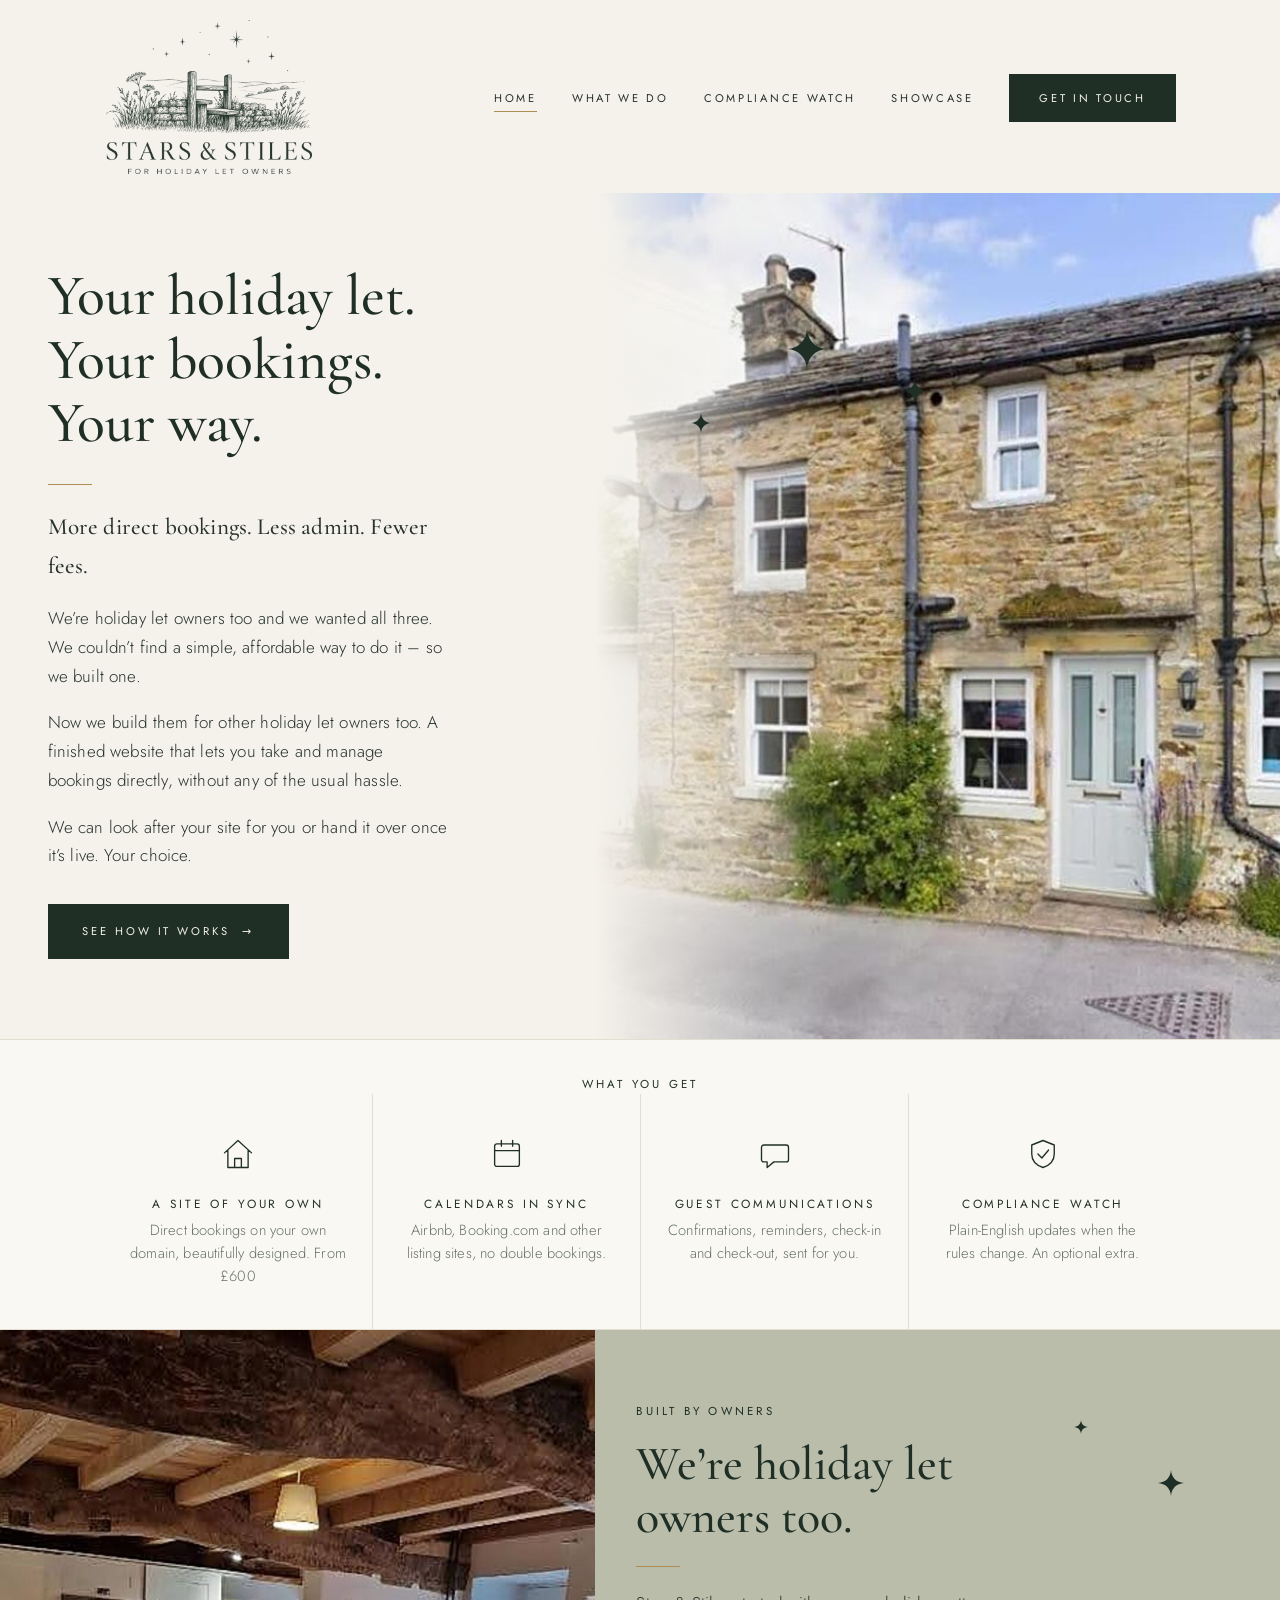
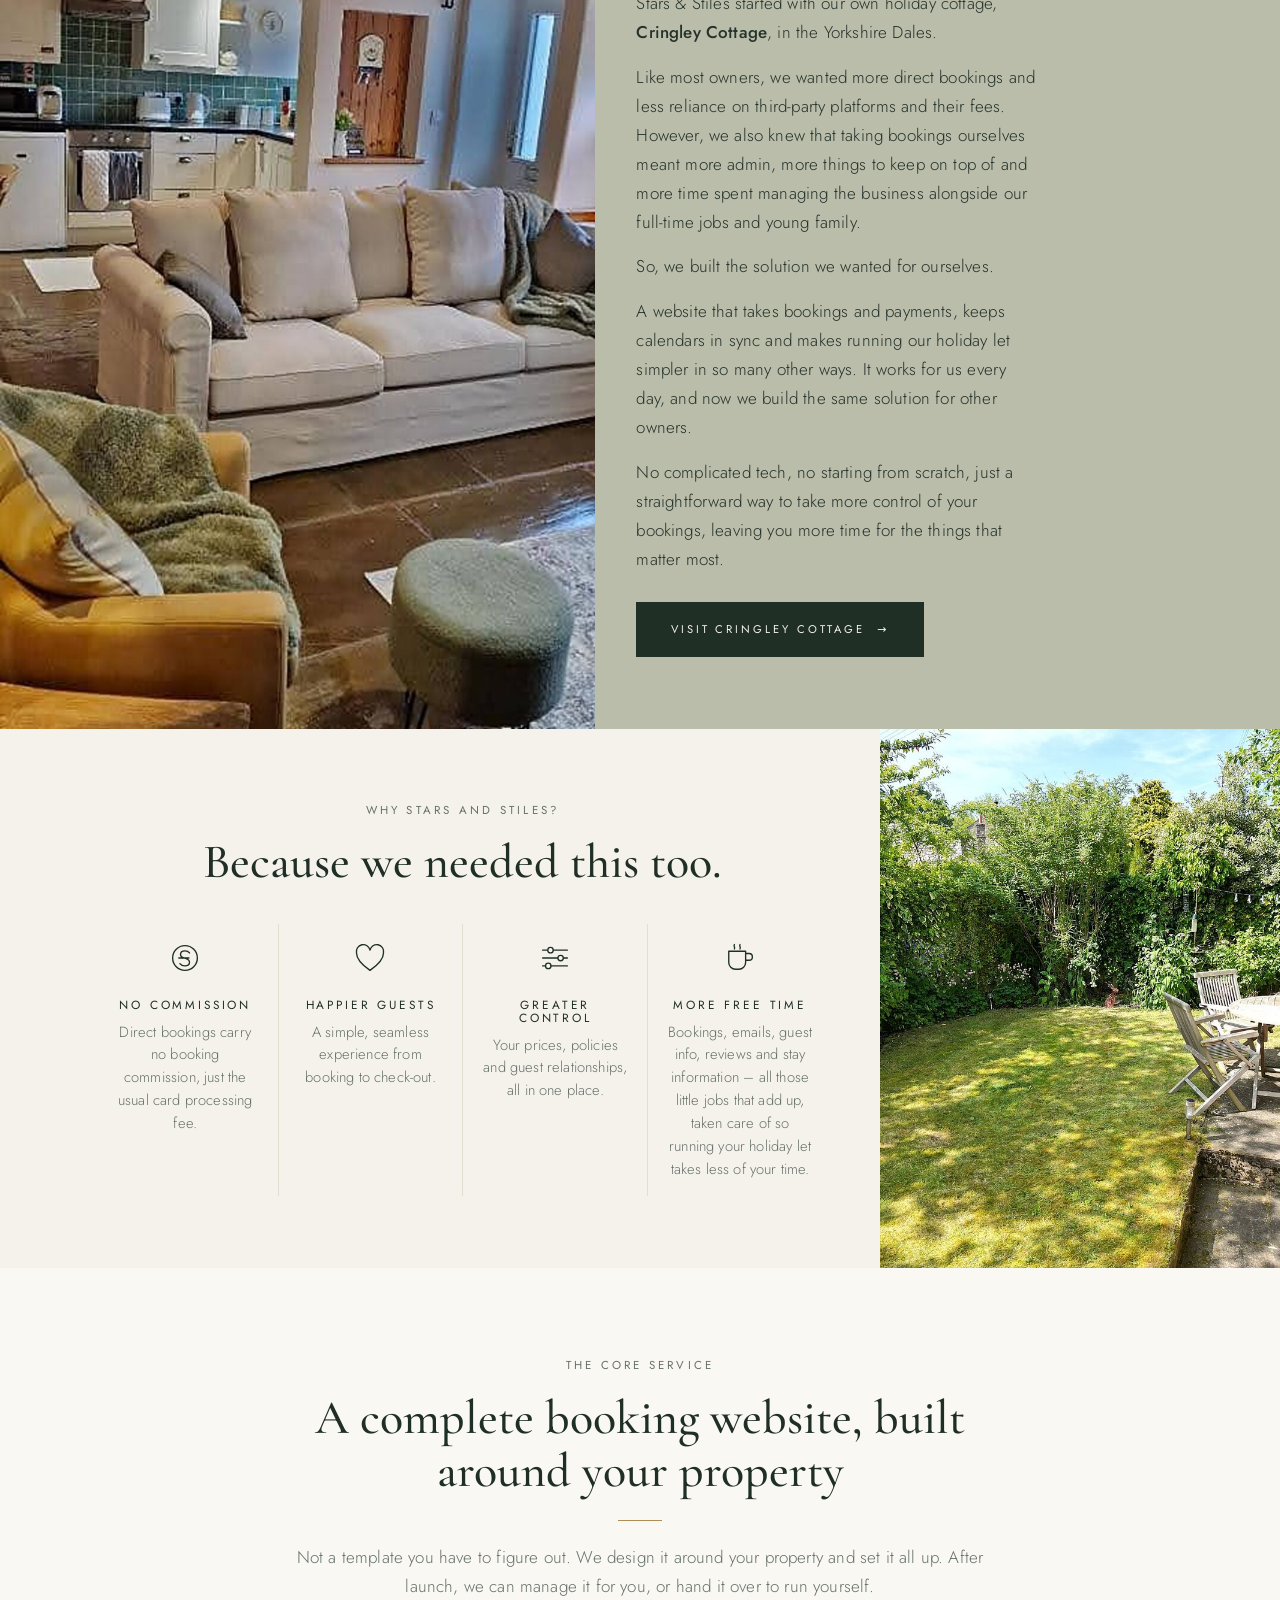
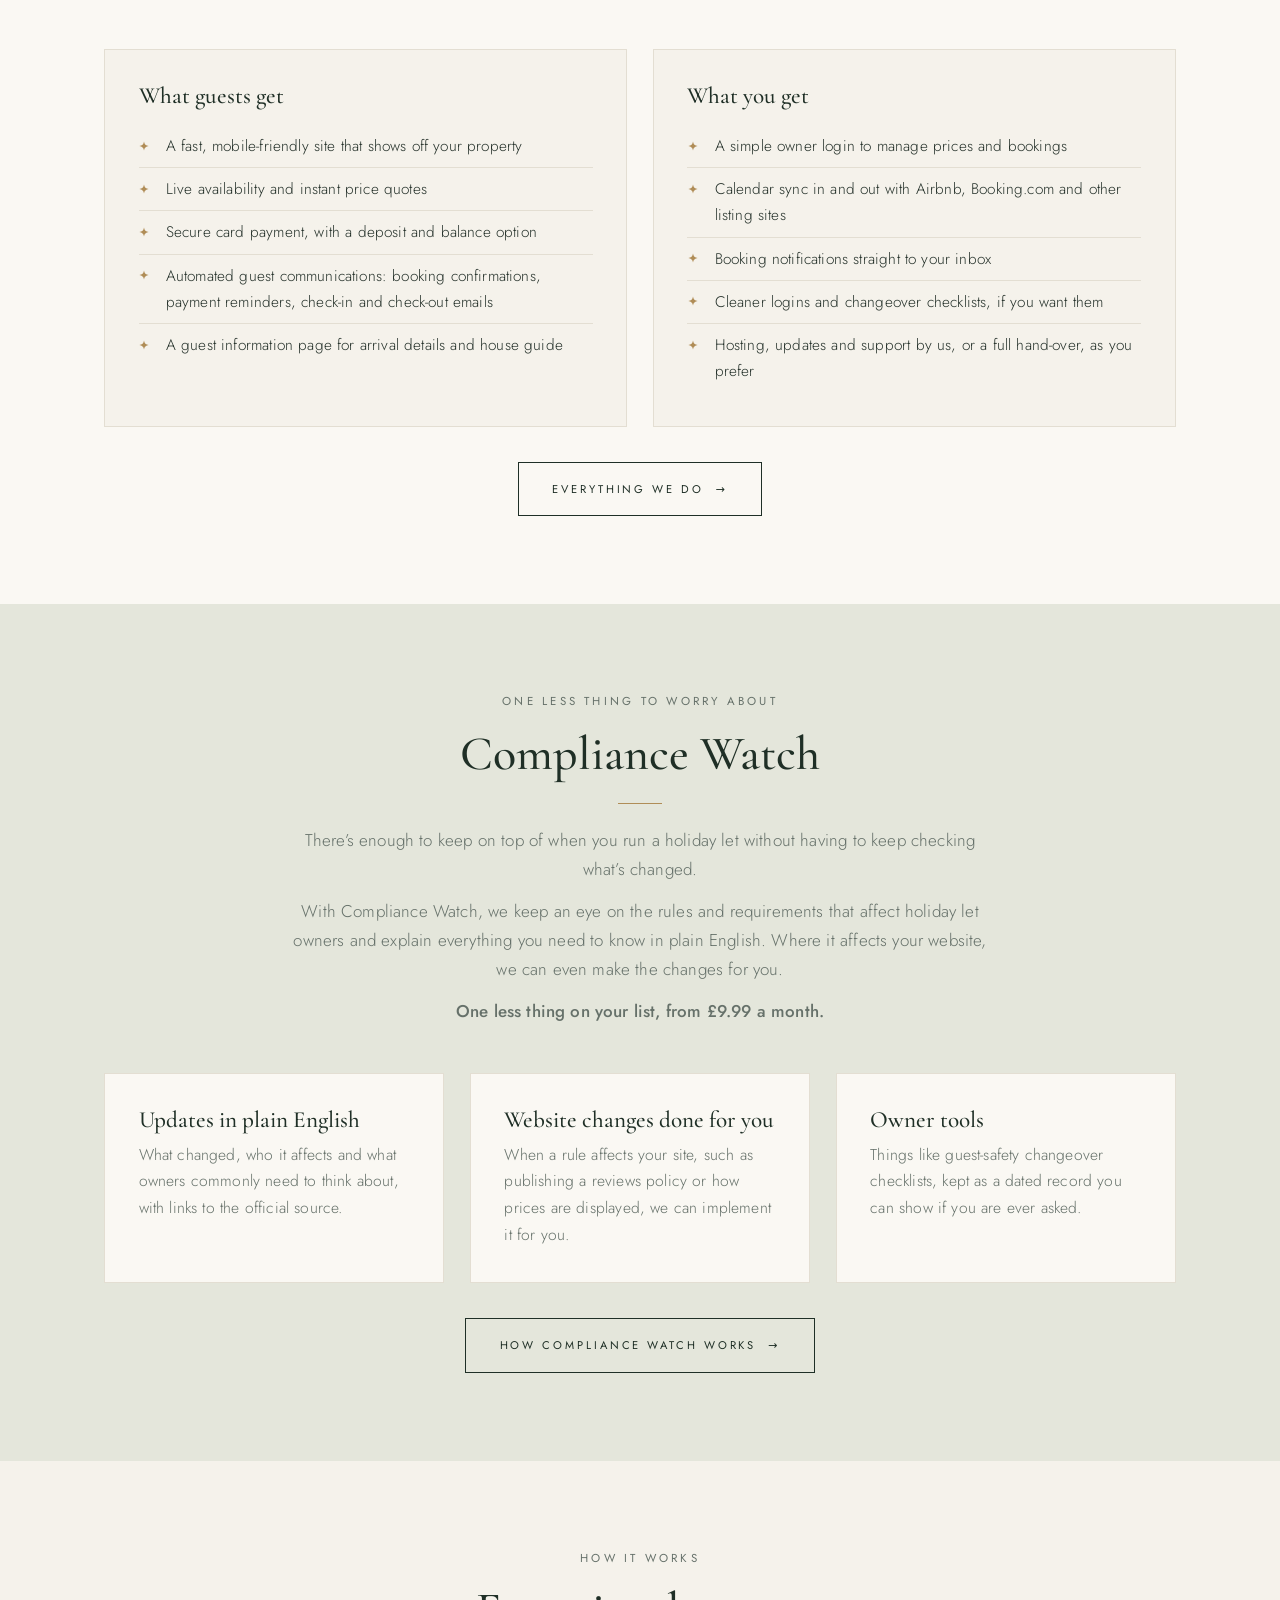
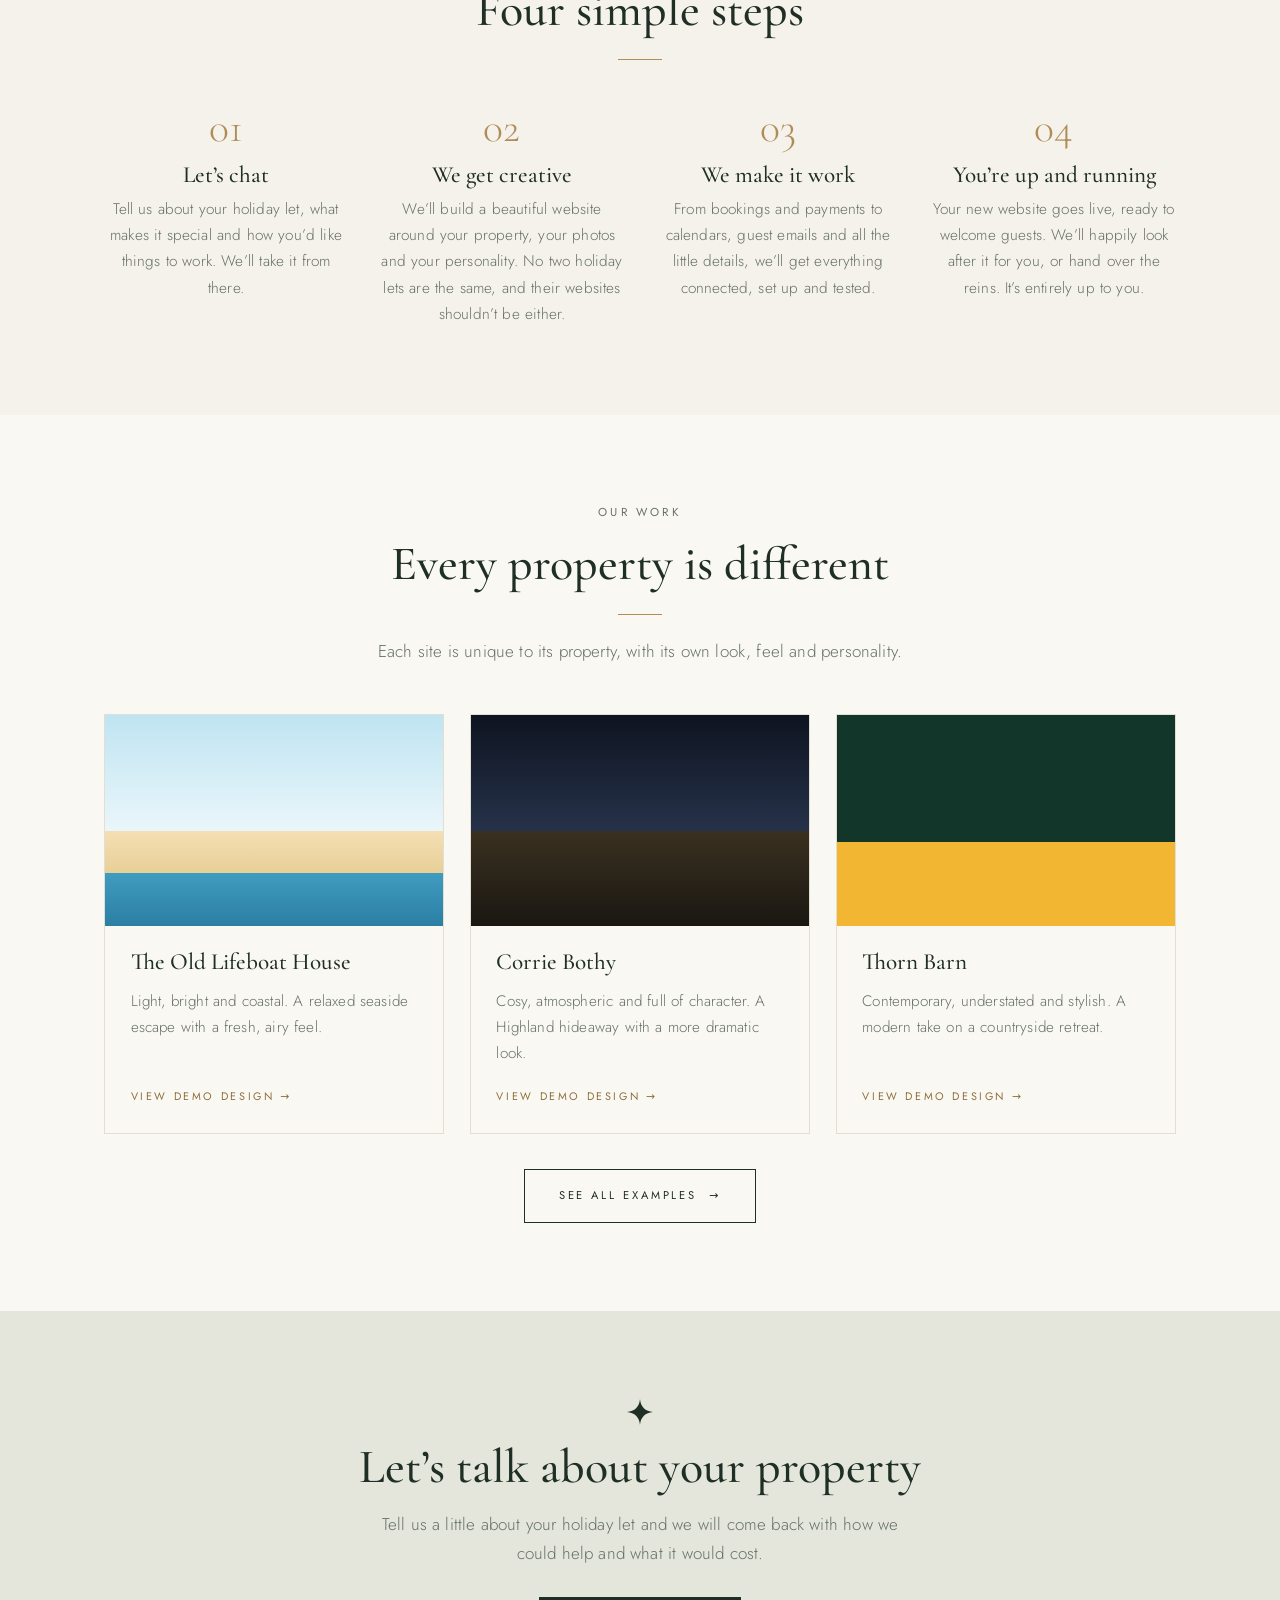
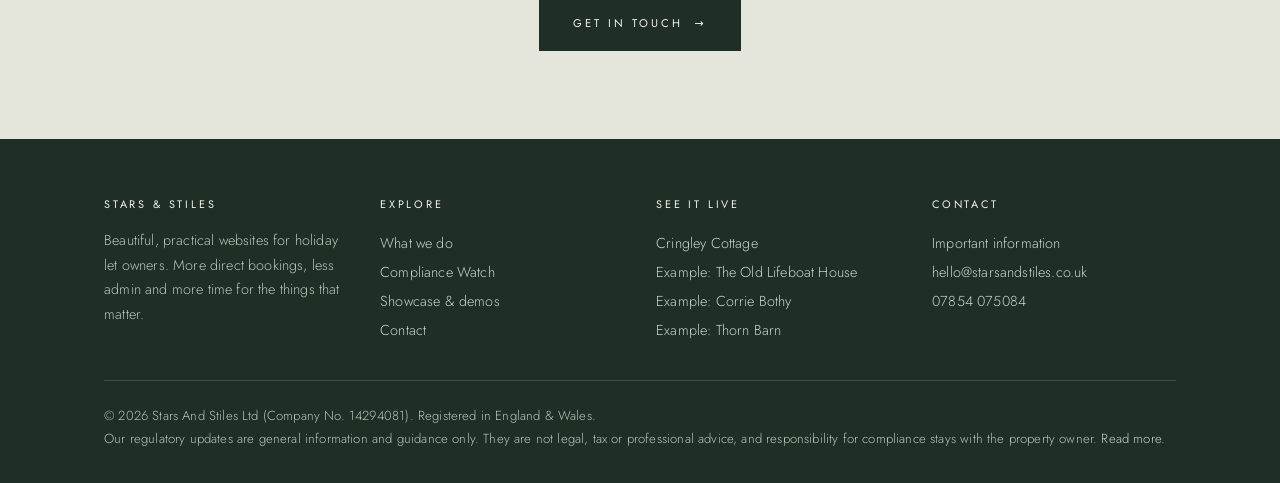
<file: index.html>
<!DOCTYPE html>
<html lang="en-GB">
<head>
<meta charset="UTF-8">
<meta name="viewport" content="width=device-width, initial-scale=1.0">
<title>Stars & Stiles | Direct booking websites for holiday let owners</title>
<meta name="description" content="We build direct booking websites for UK holiday let owners, then manage them for you or hand them over, and keep you informed of changing regulations. Built by holiday let owners.">
<link rel="canonical" href="https://starsandstiles.co.uk/">
<meta name="theme-color" content="#f5f2eb">
<meta property="og:title" content="Stars & Stiles | Direct booking websites for holiday let owners">
<meta property="og:description" content="We build direct booking websites for UK holiday let owners, then manage them for you or hand them over, and keep you informed of changing regulations. Built by holiday let owners.">
<meta property="og:type" content="website">
<meta property="og:url" content="https://starsandstiles.co.uk/">
<meta property="og:image" content="https://starsandstiles.co.uk/assets/cringley-413188738.jpg">
<link rel="icon" href="assets/favicon.svg" type="image/svg+xml">
<link rel="preconnect" href="https://fonts.googleapis.com">
<link rel="preconnect" href="https://fonts.gstatic.com" crossorigin>
<link href="https://fonts.googleapis.com/css2?family=Cormorant+Garamond:wght@400;500;600&family=Jost:wght@300;400;500&display=swap" rel="stylesheet">
<link rel="stylesheet" href="style.css">
<script src="motion.js" defer></script>
</head>
<body>
<header class="topbar"><div class="wrap">
<a class="brand" href="index.html"><img class="logo" src="assets/logo.png" width="640" height="482" alt="Stars &amp; Stiles, for holiday let owners"></a>
<button class="menu-btn" aria-label="Menu" onclick="document.getElementById('m').classList.toggle('open')">Menu</button>
<nav class="site"><ul id="m"><li><a href="index.html" aria-current="page">Home</a></li><li><a href="services.html">What we do</a></li><li><a href="compliance.html">Compliance Watch</a></li><li><a href="showcase.html">Showcase</a></li><li><a class="cta" href="contact.html">Get in touch</a></li></ul></nav>
</div></header>

<section class="home-hero"><div class="wrap">
<div class="hh-text">
<h1>Your holiday let.<br>Your bookings.<br>Your way.</h1>
<span class="rule"></span>
<p class="hh-sub">More direct bookings. Less admin. Fewer fees.</p>
<p>We&rsquo;re holiday let owners too and we wanted all three. We couldn&rsquo;t find a simple, affordable way to do it &ndash; so we built one.</p>
<p>Now we build them for other holiday let owners too. A finished website that lets you take and manage bookings directly, without any of the usual hassle.</p>
<p>We can look after your site for you or hand it over once it&rsquo;s live. Your choice.</p>
<a class="btn" href="#how">See how it works &nbsp;&rarr;</a>
</div>
<div class="hh-photo"><img class="" src="assets/cringley-413188738.jpg" alt="Cringley Cottage, a stone cottage in the Yorkshire Dales" loading="lazy" onerror="this.onerror=null;this.src='assets/cringley-413188738.jpg'">
<svg class="sp s1" viewBox="0 0 24 24" aria-hidden="true"><path d="M12 0C12.5 7 17 11.5 24 12C17 12.5 12.5 17 12 24C11.5 17 7 12.5 0 12C7 11.5 11.5 7 12 0Z" fill="currentColor"/></svg><svg class="sp s2" viewBox="0 0 24 24" aria-hidden="true"><path d="M12 0C12.5 7 17 11.5 24 12C17 12.5 12.5 17 12 24C11.5 17 7 12.5 0 12C7 11.5 11.5 7 12 0Z" fill="currentColor"/></svg><svg class="sp s3" viewBox="0 0 24 24" aria-hidden="true"><path d="M12 0C12.5 7 17 11.5 24 12C17 12.5 12.5 17 12 24C11.5 17 7 12.5 0 12C7 11.5 11.5 7 12 0Z" fill="currentColor"/></svg></div>
</div></section>

<section class="strip"><div class="wrap"><p class="label center strip-head">What you get</p><div class="cells">
<div><span class="i"><svg class="ic" viewBox="0 0 32 32" aria-hidden="true" fill="none" stroke="currentColor" stroke-width="1.2" stroke-linecap="round" stroke-linejoin="round"><path d="M4 15L16 4l12 11M7 13v15h18V13M13 28v-8h6v8"/></svg></span><h3>A site of your own</h3><p>Direct bookings on your own domain, beautifully designed. From &pound;600</p></div>
<div><span class="i"><svg class="ic" viewBox="0 0 32 32" aria-hidden="true" fill="none" stroke="currentColor" stroke-width="1.2" stroke-linecap="round" stroke-linejoin="round"><rect x="5" y="7" width="22" height="20" rx="2"/><path d="M5 13h22M11 4v5M21 4v5"/></svg></span><h3>Calendars in sync</h3><p>Airbnb, Booking.com and other listing sites, no double bookings.</p></div>
<div><span class="i"><svg class="ic" viewBox="0 0 32 32" aria-hidden="true" fill="none" stroke="currentColor" stroke-width="1.2" stroke-linecap="round" stroke-linejoin="round"><path d="M6 8h20a2 2 0 0 1 2 2v11a2 2 0 0 1-2 2H15l-6 5v-5H6a2 2 0 0 1-2-2V10a2 2 0 0 1 2-2z"/></svg></span><h3>Guest communications</h3><p>Confirmations, reminders, check-in and check-out, sent for you.</p></div>
<div><span class="i"><svg class="ic" viewBox="0 0 32 32" aria-hidden="true" fill="none" stroke="currentColor" stroke-width="1.2" stroke-linecap="round" stroke-linejoin="round"><path d="M16 4l10 4v8c0 6-4 10-10 12C10 26 6 22 6 16V8z"/><path d="M11.5 16l3.5 3.5 6-7"/></svg></span><h3>Compliance Watch</h3><p>Plain-English updates when the rules change. An optional extra.</p></div>
</div></div></section>

<section class="story"><div class="s-photo"><img class="" src="https://images.pexels.com/photos/36246279/pexels-photo-36246279.jpeg?auto=compress&cs=tinysrgb&w=1400" alt="Stone walls and green fields beneath Whernside in the Yorkshire Dales" loading="lazy" onerror="this.onerror=null;this.src='assets/cringley-living.jpg'"></div>
<div class="s-panel"><div class="s-in">
<p class="label">Built by owners</p>
<h2>We&rsquo;re holiday let owners too.</h2>
<span class="rule"></span>
<p>Stars &amp; Stiles started with our own holiday cottage, <strong>Cringley Cottage</strong>, in the Yorkshire Dales.</p>
<p>Like most owners, we wanted more direct bookings and less reliance on third-party platforms and their fees. However, we also knew that taking bookings ourselves meant more admin, more things to keep on top of and more time spent managing the business alongside our full-time jobs and young family.</p>
<p>So, we built the solution we wanted for ourselves.</p>
<p>A website that takes bookings and payments, keeps calendars in sync and makes running our holiday let simpler in so many other ways. It works for us every day, and now we build the same solution for other owners.</p>
<p>No complicated tech, no starting from scratch, just a straightforward way to take more control of your bookings, leaving you more time for the things that matter most.</p>
<a class="btn" href="https://www.cringleycottage.com" target="_blank" rel="noopener">Visit Cringley Cottage &nbsp;&rarr;</a>
</div><svg class="sp s4" viewBox="0 0 24 24" aria-hidden="true"><path d="M12 0C12.5 7 17 11.5 24 12C17 12.5 12.5 17 12 24C11.5 17 7 12.5 0 12C7 11.5 11.5 7 12 0Z" fill="currentColor"/></svg><svg class="sp s5" viewBox="0 0 24 24" aria-hidden="true"><path d="M12 0C12.5 7 17 11.5 24 12C17 12.5 12.5 17 12 24C11.5 17 7 12.5 0 12C7 11.5 11.5 7 12 0Z" fill="currentColor"/></svg></div></section>

<section class="band"><div class="wrap"><div class="band-in">
<div class="b-text"><p class="label center">Why Stars and Stiles?</p>
<h2 class="center">Because we needed this too.</h2>
<div class="cells four">
<div><span class="i"><svg class="ic" viewBox="0 0 32 32" aria-hidden="true" fill="none" stroke="currentColor" stroke-width="1.2" stroke-linecap="round" stroke-linejoin="round"><circle cx="16" cy="16" r="11"/><path d="M20 11.5c-1-1.3-2.4-1.8-4-1.8-2.4 0-4 1.4-4 3.3 0 4 8 2.4 8 6.7 0 2-1.8 3.3-4.2 3.3-1.8 0-3.3-.7-4.3-2M10.5 16h9"/></svg></span><h3>No commission</h3><p>Direct bookings carry no booking commission, just the usual card processing fee.</p></div>
<div><span class="i"><svg class="ic" viewBox="0 0 32 32" aria-hidden="true" fill="none" stroke="currentColor" stroke-width="1.2" stroke-linecap="round" stroke-linejoin="round"><path d="M16 27C6 20 4 14.5 4 11.5A6 6 0 0 1 16 9a6 6 0 0 1 12 2.5C28 14.5 26 20 16 27z"/></svg></span><h3>Happier guests</h3><p>A simple, seamless experience from booking to check-out.</p></div>
<div><span class="i"><svg class="ic" viewBox="0 0 32 32" aria-hidden="true" fill="none" stroke="currentColor" stroke-width="1.2" stroke-linecap="round" stroke-linejoin="round"><path d="M5 9h22M5 16h22M5 23h22"/><circle cx="12" cy="9" r="2.4" fill="#faf8f3"/><circle cx="21" cy="16" r="2.4" fill="#faf8f3"/><circle cx="10" cy="23" r="2.4" fill="#faf8f3"/></svg></span><h3>Greater control</h3><p>Your prices, policies and guest relationships, all in one place.</p></div>
<div><span class="i"><svg class="ic" viewBox="0 0 32 32" aria-hidden="true" fill="none" stroke="currentColor" stroke-width="1.2" stroke-linecap="round" stroke-linejoin="round"><path d="M6 10h15v10a6 6 0 0 1-6 6h-3a6 6 0 0 1-6-6zM21 12h3a3 3 0 0 1 0 6h-3"/><path d="M11 4c-1 1.5 1 2.5 0 4M16 4c-1 1.5 1 2.5 0 4"/></svg></span><h3>More free time</h3><p>Bookings, emails, guest info, reviews and stay information &ndash; all those little jobs that add up, taken care of so running your holiday let takes less of your time.</p></div>
</div></div>
<div class="b-photo"><img src="assets/cringley-garden.jpg" alt="Garden table at Cringley Cottage" loading="lazy"></div>
</div></div></section>

<section class="block alt" id="what"><div class="wrap">
<div class="section-head center"><p class="label">The core service</p>
<h2>A complete booking website, built around your property</h2>
<span class="rule"></span>
<p>Not a template you have to figure out. We design it around your property and set it all up. After launch, we can manage it for you, or hand it over to run yourself.</p></div>
<div class="grid g2">
<div class="card"><h3>What guests get</h3><ul class="ticks">
<li>A fast, mobile-friendly site that shows off your property</li>
<li>Live availability and instant price quotes</li>
<li>Secure card payment, with a deposit and balance option</li>
<li>Automated guest communications: booking confirmations, payment reminders, check-in and check-out emails</li>
<li>A guest information page for arrival details and house guide</li></ul></div>
<div class="card"><h3>What you get</h3><ul class="ticks">
<li>A simple owner login to manage prices and bookings</li>
<li>Calendar sync in and out with Airbnb, Booking.com and other listing sites</li>
<li>Booking notifications straight to your inbox</li>
<li>Cleaner logins and changeover checklists, if you want them</li>
<li>Hosting, updates and support by us, or a full hand-over, as you prefer</li></ul></div>
</div>
<p class="center" style="margin-top:2.2rem"><a class="btn ghost-dark" href="services.html">Everything we do &nbsp;&rarr;</a></p>
</div></section>

<section class="block sage"><div class="wrap">
<div class="section-head center"><p class="label">One less thing to worry about</p>
<h2>Compliance Watch</h2>
<span class="rule"></span>
<p>There&rsquo;s enough to keep on top of when you run a holiday let without having to keep checking what&rsquo;s changed.</p>
<p>With Compliance Watch, we keep an eye on the rules and requirements that affect holiday let owners and explain everything you need to know in plain English. Where it affects your website, we can even make the changes for you.</p>
<p><strong>One less thing on your list, from &pound;9.99 a month.</strong></p></div>
<div class="grid g3">
<div class="card"><h3>Updates in plain English</h3><p>What changed, who it affects and what owners commonly need to think about, with links to the official source.</p></div>
<div class="card"><h3>Website changes done for you</h3><p>When a rule affects your site, such as publishing a reviews policy or how prices are displayed, we can implement it for you.</p></div>
<div class="card"><h3>Owner tools</h3><p>Things like guest-safety changeover checklists, kept as a dated record you can show if you are ever asked.</p></div>
</div>
<p class="center" style="margin-top:2.2rem"><a class="btn ghost-dark" href="compliance.html">How Compliance Watch works &nbsp;&rarr;</a></p>
</div></section>

<section class="block" id="how"><div class="wrap">
<div class="section-head center"><p class="label">How it works</p><h2>Four simple steps</h2><span class="rule"></span></div>
<div class="steps lz">
<div class="step"><h3>Let&rsquo;s chat</h3><p>Tell us about your holiday let, what makes it special and how you&rsquo;d like things to work. We&rsquo;ll take it from there.</p></div>
<div class="step"><h3>We get creative</h3><p>We&rsquo;ll build a beautiful website around your property, your photos and your personality. No two holiday lets are the same, and their websites shouldn&rsquo;t be either.</p></div>
<div class="step"><h3>We make it work</h3><p>From bookings and payments to calendars, guest emails and all the little details, we&rsquo;ll get everything connected, set up and tested.</p></div>
<div class="step"><h3>You&rsquo;re up and running</h3><p>Your new website goes live, ready to welcome guests. We&rsquo;ll happily look after it for you, or hand over the reins. It&rsquo;s entirely up to you.</p></div>
</div></div></section>

<section class="block alt"><div class="wrap">
<div class="section-head center"><p class="label">Our work</p><h2>Every property is different</h2><span class="rule"></span>
<p>Each site is unique to its property, with its own look, feel and personality.</p></div>
<div class="showcase">
<a class="show" href="demos/seaside/"><div class="thumb" style="background:linear-gradient(180deg,#bfe4f2 0,#eaf6fa 55%,#f4dfb4 55%,#e8cf98 75%,#3f9cc0 75%,#2b7fa3 100%)"><img src="https://images.unsplash.com/photo-1510069551606-f9ec0a62fe28?auto=format&fit=crop&q=75&w=900" alt="White house beside the sea" loading="lazy" onerror="this.remove()"></div><div class="body"><h3>The Old Lifeboat House</h3><p>Light, bright and coastal. A relaxed seaside escape with a fresh, airy feel.</p><span class="more">View demo design &rarr;</span></div></a>
<a class="show" href="demos/highland/"><div class="thumb" style="background:linear-gradient(180deg,#0e1420 0,#26324a 55%,#3a3020 55%,#1a1712 100%)"><img src="https://images.unsplash.com/photo-1773057679427-3aa69c2369e2?auto=format&fit=crop&q=75&w=900" alt="Small white house in a misty Scottish glen" loading="lazy" onerror="this.remove()"></div><div class="body"><h3>Corrie Bothy</h3><p>Cosy, atmospheric and full of character. A Highland hideaway with a more dramatic look.</p><span class="more">View demo design &rarr;</span></div></a>
<a class="show" href="demos/barn/"><div class="thumb" style="background:linear-gradient(180deg,#12372a 0,#12372a 60%,#f2b632 60%,#f2b632 100%)"><img src="https://images.unsplash.com/photo-1766854766161-86ca70a0f245?auto=format&fit=crop&q=75&w=900" alt="Barn interior with exposed beams" loading="lazy" onerror="this.remove()"></div><div class="body"><h3>Thorn Barn</h3><p>Contemporary, understated and stylish. A modern take on a countryside retreat.</p><span class="more">View demo design &rarr;</span></div></a>
</div>
<p class="center" style="margin-top:2.2rem"><a class="btn ghost-dark" href="showcase.html">See all examples &nbsp;&rarr;</a></p>
</div></section>

<section class="block cta-block"><div class="wrap narrow center">
<svg class="sp s6" viewBox="0 0 24 24" aria-hidden="true"><path d="M12 0C12.5 7 17 11.5 24 12C17 12.5 12.5 17 12 24C11.5 17 7 12.5 0 12C7 11.5 11.5 7 12 0Z" fill="currentColor"/></svg><h2>Let&rsquo;s talk about your property</h2>
<p>Tell us a little about your holiday let and we will come back with how we could help and what it would cost.</p>
<a class="btn" href="contact.html">Get in touch &nbsp;&rarr;</a></div></section>
<footer class="site"><div class="wrap">
<div class="cols">
<div><h4>Stars &amp; Stiles</h4><p>Beautiful, practical websites for holiday let owners. More direct bookings, less admin and more time for the things that matter.</p></div>
<div><h4>Explore</h4><a href="services.html">What we do</a><a href="compliance.html">Compliance Watch</a><a href="showcase.html">Showcase &amp; demos</a><a href="contact.html">Contact</a></div>
<div><h4>See it live</h4><a href="https://www.cringleycottage.com" target="_blank" rel="noopener">Cringley Cottage</a><a href="demos/seaside/">Example: The Old Lifeboat House</a><a href="demos/highland/">Example: Corrie Bothy</a><a href="demos/barn/">Example: Thorn Barn</a></div>
<div><h4>Contact</h4><a href="disclaimer.html">Important information</a><a href="mailto:hello@starsandstiles.co.uk">hello@starsandstiles.co.uk</a><a href="tel:+447854075084">07854 075084</a></div>
</div>
<div class="fine">&copy; 2026 Stars And Stiles Ltd (Company No. 14294081). Registered in England &amp; Wales.<br>
Our regulatory updates are general information and guidance only. They are not legal, tax or professional advice, and responsibility for compliance stays with the property owner. <a href="disclaimer.html" style="display:inline">Read more</a>.</div>
</div></footer>
</body></html>
</file>
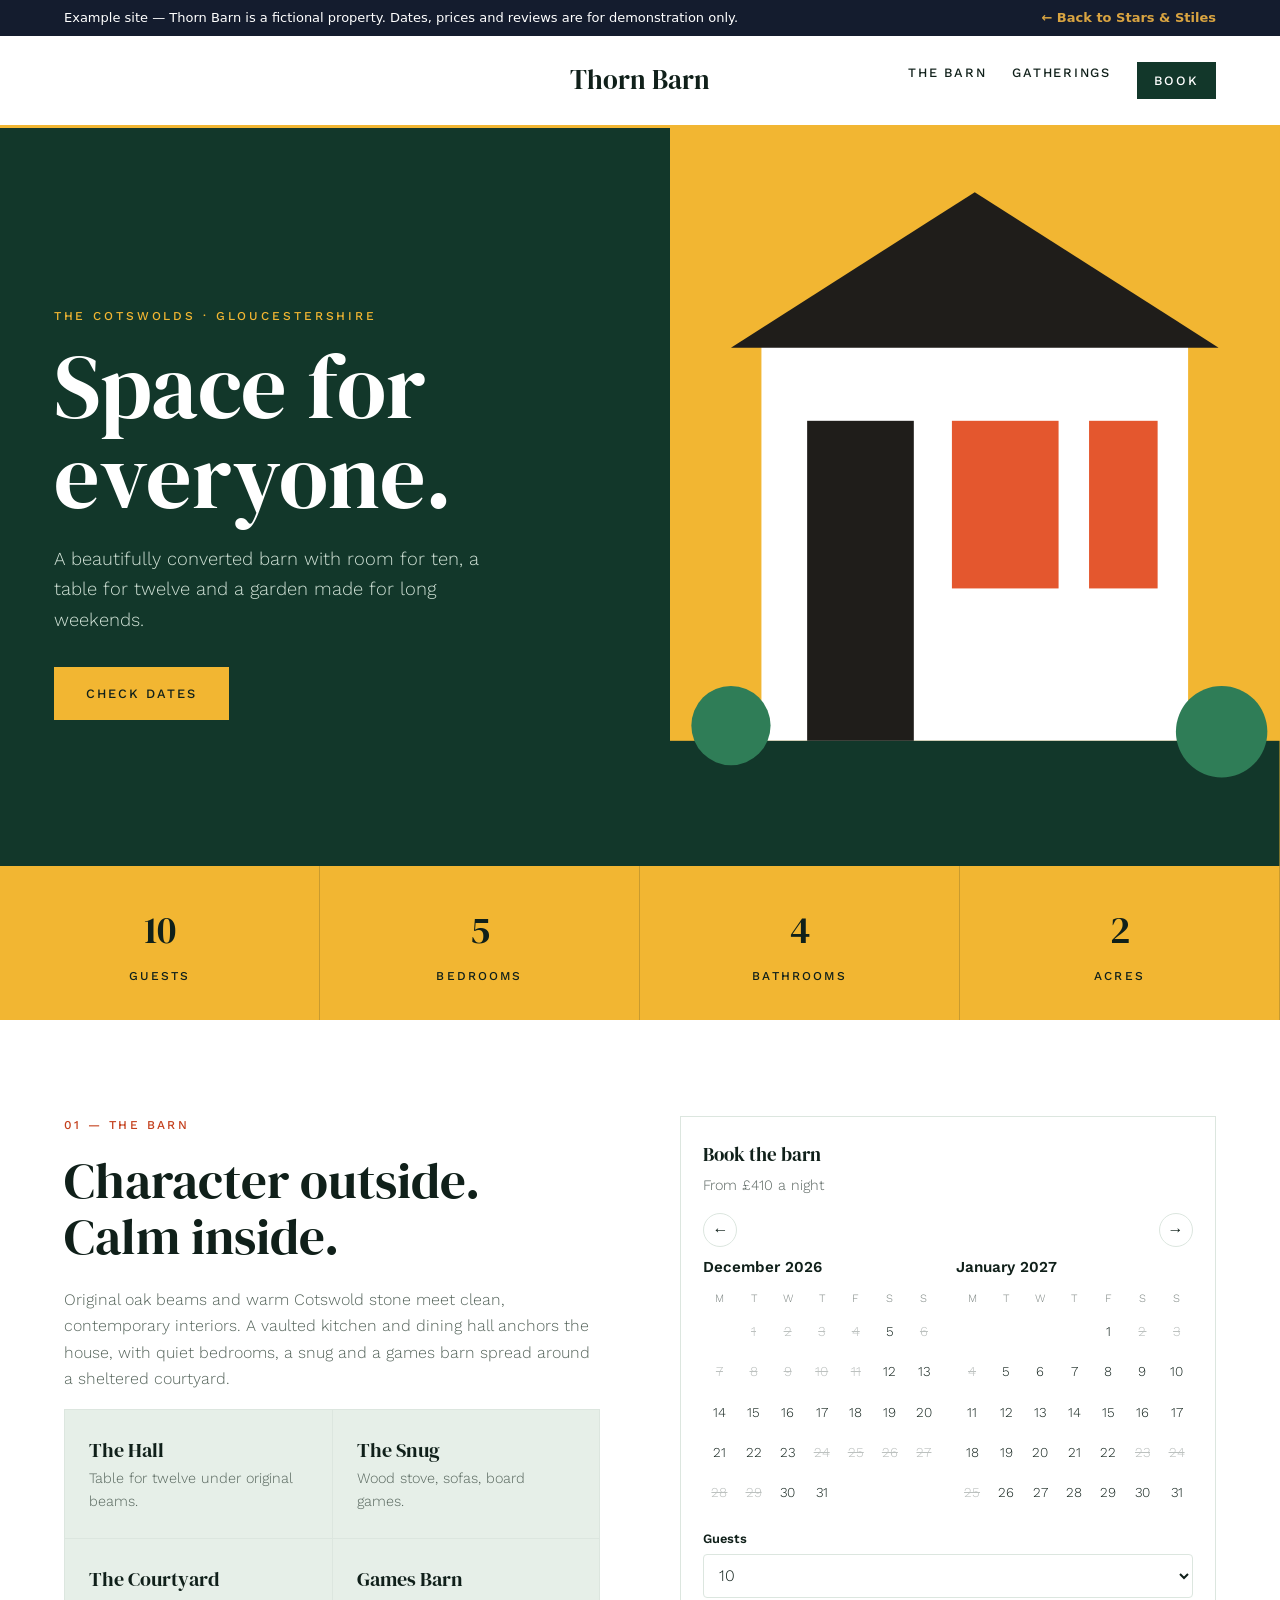
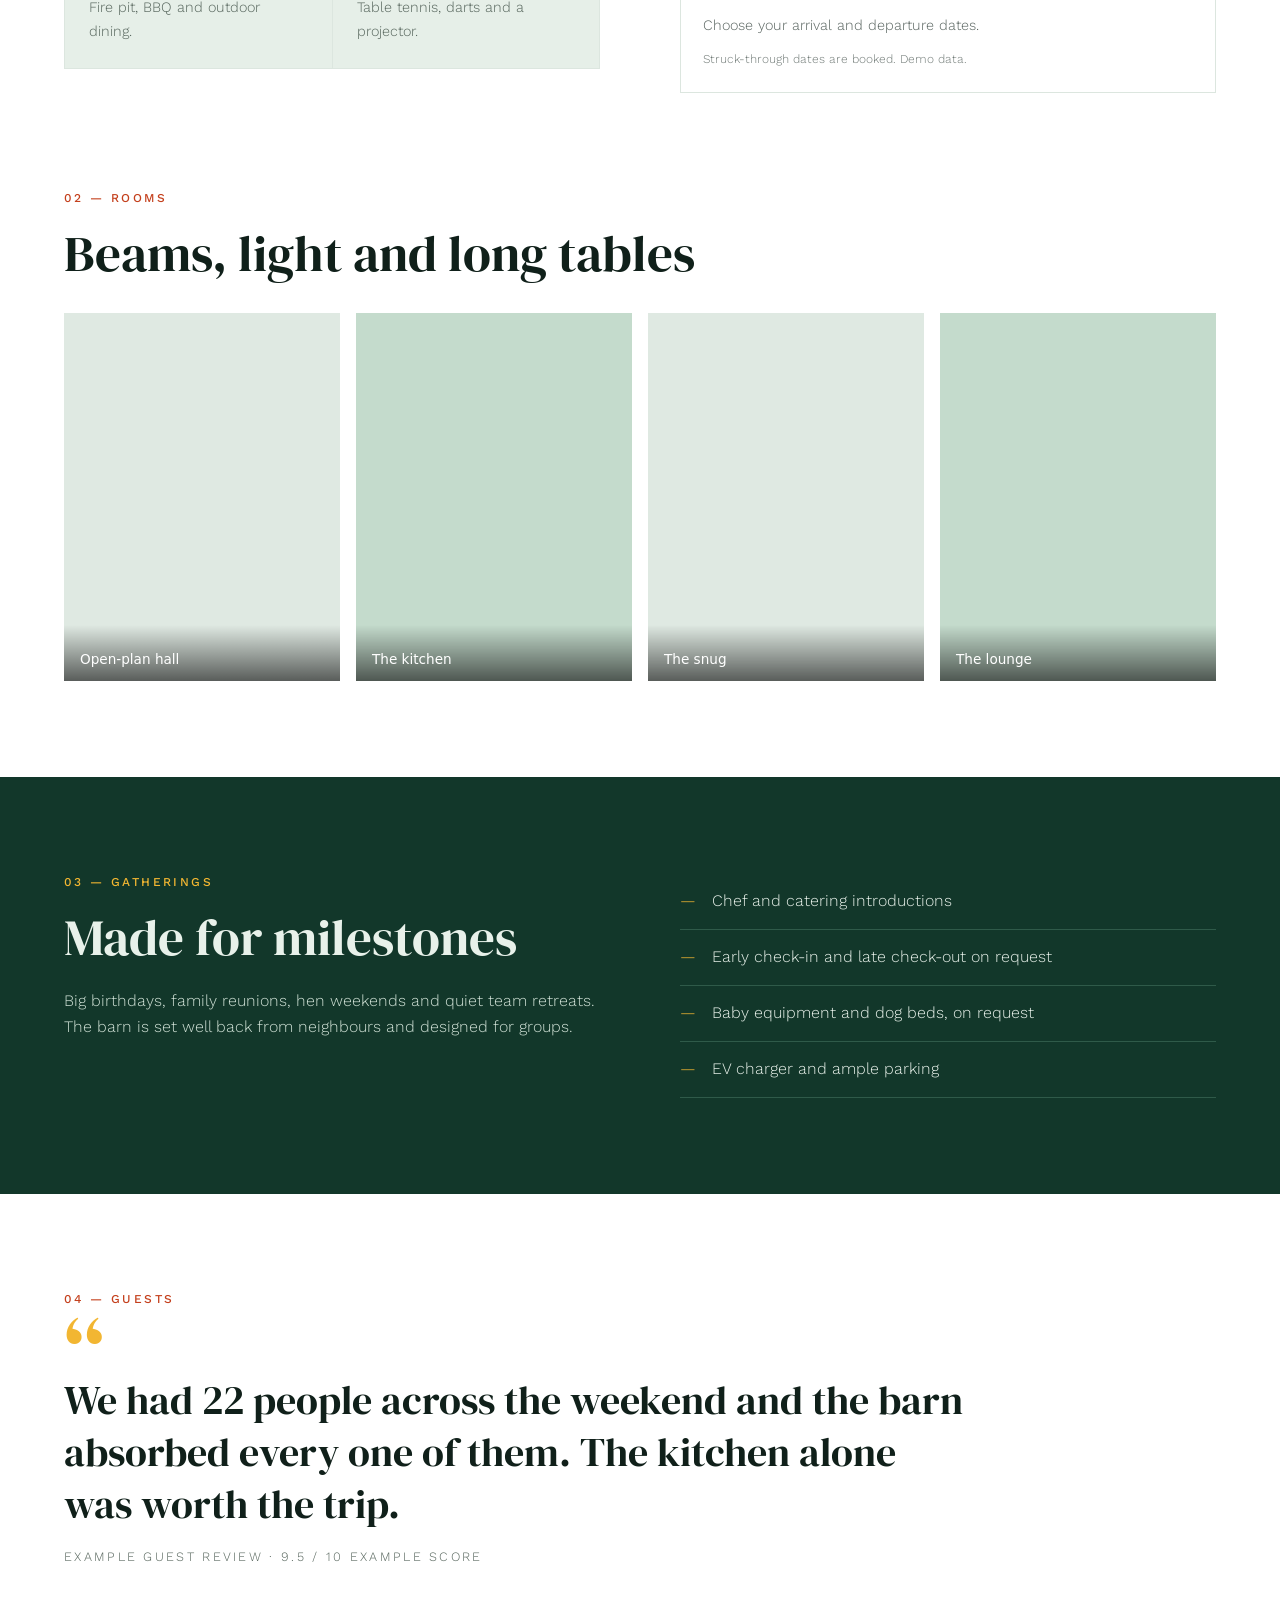
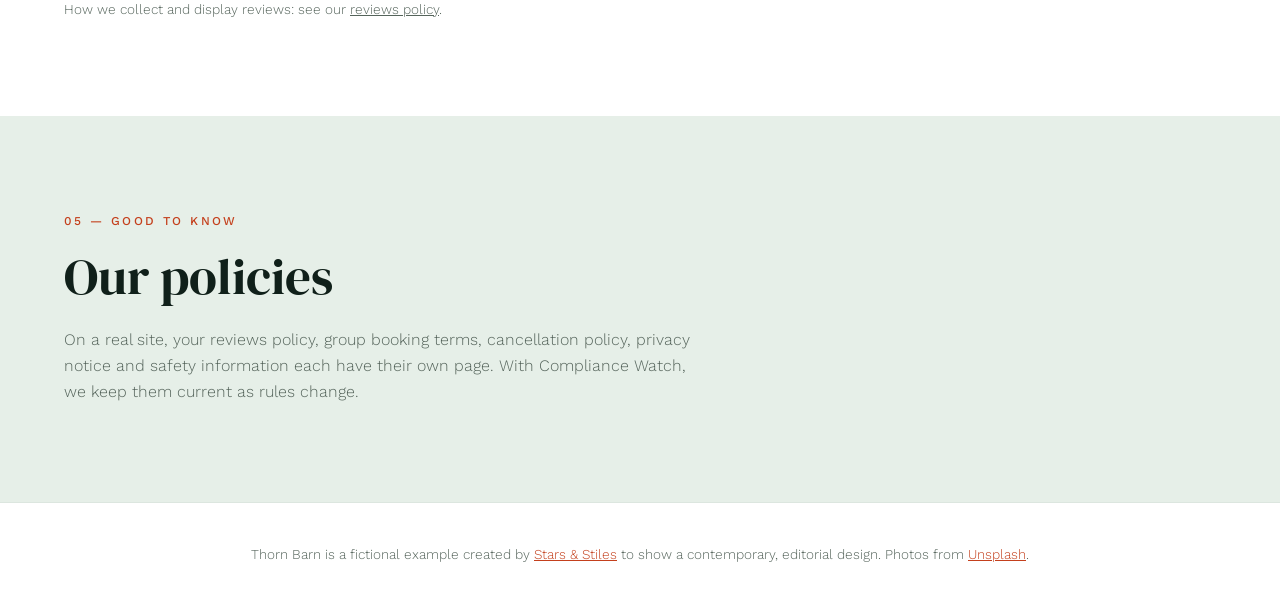
<file: demos/barn/index.html>
<!DOCTYPE html>
<html lang="en-GB">
<head>
<meta charset="UTF-8">
<meta name="viewport" content="width=device-width, initial-scale=1.0">
<title>Thorn Barn | Example Cotswolds holiday let</title>
<meta name="description" content="Example site: a fictional contemporary barn holiday let, designed by Stars & Stiles.">
<meta name="robots" content="noindex">
<link rel="icon" href="data:image/svg+xml,%3Csvg xmlns='http://www.w3.org/2000/svg' viewBox='0 0 64 64'%3E%3Crect width='64' height='64' fill='%23c9a66b'/%3E%3C/svg%3E">
<link href="https://fonts.googleapis.com/css2?family=DM+Serif+Display&family=Work+Sans:wght@300;400;500;600&display=swap" rel="stylesheet">
<link rel="stylesheet" href="../widget.css">
<style>
*{box-sizing:border-box;margin:0;padding:0}
:root{--paper:#ffffff;--ink:#10201a;--forest:#12372a;--clay:#c4401d;--oat:#f2b632;--line:#dce6df;--muted:#55645b;--sage:#e6efe8;
 --w-bg:#fff;--w-ink:var(--ink);--w-line:var(--line);--w-acc:var(--forest);--w-acc-ink:#fff;--w-acc-soft:#dcebe1;--w-r:0;--w-font:'Work Sans',sans-serif}
body{font-family:'Work Sans',sans-serif;background:var(--paper);color:var(--ink);line-height:1.65;font-weight:300}
h1,h2,h3{font-family:'DM Serif Display',serif;font-weight:400}
a{color:var(--clay)}
.big::before{content:"\201C";display:block;font-size:6rem;line-height:.6;color:var(--oat);height:3rem}
header.top{display:grid;grid-template-columns:1fr auto 1fr;align-items:center;padding:1.4rem 5%;border-bottom:3px solid var(--oat);background:var(--paper);position:sticky;top:0;z-index:100}
.brand{grid-column:2;font-family:'DM Serif Display',serif;font-size:1.7rem;text-decoration:none;color:var(--ink)}
header nav{display:flex;gap:1.6rem;grid-column:3;justify-content:flex-end}
header nav a{font-size:.8rem;font-weight:500;letter-spacing:.14em;text-transform:uppercase;text-decoration:none;color:var(--ink)}
header nav a.book{background:var(--forest);color:#fff;padding:.5rem 1.1rem}
header nav a.book:hover{background:var(--clay)}
@media(max-width:700px){header.top{grid-template-columns:1fr}.brand{grid-column:1;text-align:center}header nav{grid-column:1;justify-content:center;margin-top:.6rem;flex-wrap:wrap}}
.hero{display:grid;grid-template-columns:1.1fr 1fr;min-height:82vh}
@media(max-width:860px){.hero{grid-template-columns:1fr}}
.hero .txt{padding:6rem 8% 4rem;display:flex;flex-direction:column;justify-content:center;background:var(--forest);color:#fff}
.hero small{font-size:.75rem;letter-spacing:.24em;text-transform:uppercase;color:var(--oat);font-weight:500}
.hero h1{font-size:clamp(3rem,7vw,6rem);line-height:1;margin:1rem 0 1.4rem}
.hero p{font-size:1.15rem;color:#cfe0d5;max-width:460px}
.hero .cta{margin-top:2rem;display:flex;gap:1.4rem;align-items:center}
.btn{background:var(--oat);color:var(--ink);padding:1rem 2rem;text-decoration:none;font-size:.8rem;letter-spacing:.16em;text-transform:uppercase;font-weight:500}
.hero .art{background:var(--oat);position:relative;min-height:340px;overflow:hidden}
.hero .art svg{position:absolute;inset:0;width:100%;height:100%}
.hero .art .ph{animation:kb 26s ease-in-out infinite alternate}@keyframes kb{from{transform:scale(1)}to{transform:scale(1.07)}}
.hero .txt>*{animation:up 1s cubic-bezier(.2,.7,.2,1) both}.hero .txt>*:nth-child(2){animation-delay:.12s}.hero .txt>*:nth-child(3){animation-delay:.24s}.hero .txt>*:nth-child(4){animation-delay:.36s}@keyframes up{from{opacity:0;transform:translateY(24px)}to{opacity:1;transform:none}}
.gal{display:grid;grid-template-columns:repeat(4,1fr);gap:1rem;margin-top:2rem}.gal .tile{aspect-ratio:3/4;margin:0}@media(max-width:860px){.gal{grid-template-columns:1fr 1fr}}.gal .tile svg{height:100%}
.stats{background:var(--oat);display:grid;grid-template-columns:repeat(auto-fit,minmax(160px,1fr))}
.stats div{padding:2rem 1.5rem;border-right:1px solid rgba(16,32,26,.18);text-align:center}
.stats b{font-family:'DM Serif Display',serif;font-size:2.4rem;font-weight:400;display:block}
.stats span{font-size:.75rem;letter-spacing:.18em;text-transform:uppercase;color:var(--ink);font-weight:500}
section{padding:6rem 5%}
.in{max-width:1180px;margin:auto}
.grid{display:grid;grid-template-columns:1fr 1fr;gap:5rem;align-items:start}
@media(max-width:860px){.grid{grid-template-columns:1fr;gap:3rem}}
section h2{font-size:clamp(2rem,4.4vw,3.2rem);line-height:1.1;margin-bottom:1.4rem}
.no{font-size:.75rem;letter-spacing:.2em;text-transform:uppercase;color:var(--clay);font-weight:500;margin-bottom:1rem}
.rooms{display:grid;grid-template-columns:repeat(auto-fit,minmax(200px,1fr));gap:1px;background:var(--line);margin-top:1rem;border:1px solid var(--line)}
.rooms div{background:var(--sage);padding:1.5rem}
.rooms h3{font-size:1.25rem}
.rooms p{font-size:.9rem;color:var(--muted)}
.dark{background:var(--forest);color:#e8f1ea}
.dark .no{color:var(--oat)}
.dark li{list-style:none;padding:.9rem 0;border-bottom:1px solid #2f5a49;display:flex;gap:1rem}
.dark li::before{content:"—";color:var(--oat)}
.big{font-family:'DM Serif Display',serif;font-size:clamp(1.6rem,3.2vw,2.5rem);line-height:1.3;max-width:900px}
.big cite{display:block;margin-top:1.2rem;font-family:'Work Sans';font-size:.8rem;letter-spacing:.18em;text-transform:uppercase;color:var(--muted);font-style:normal}
.policy-strip{font-size:.85rem;color:var(--muted);margin-top:2rem}
footer{padding:2.5rem 5%;text-align:center;font-size:.85rem;color:var(--muted);border-top:1px solid var(--line)}
</style>
</head>
<body>
<div class="demo-banner"><span>Example site &mdash; Thorn Barn is a fictional property. Dates, prices and reviews are for demonstration only.</span><a href="../../showcase.html">&larr; Back to Stars &amp; Stiles</a></div>
<header class="top"><a class="brand" href="#">Thorn Barn</a><nav><a href="#about">The barn</a><a href="#events">Gatherings</a><a class="book" href="#book">Book</a></nav></header>

<div class="hero">
<div class="txt"><small>The Cotswolds &middot; Gloucestershire</small><h1>Space for<br>everyone.</h1><p>A beautifully converted barn with room for ten, a table for twelve and a garden made for long weekends.</p><div class="cta"><a class="btn" href="#book">Check dates</a></div></div>
<div class="art"><svg viewBox="0 0 400 500" preserveAspectRatio="xMidYMid slice" aria-hidden="true"><rect width="400" height="500" fill="#f2b632"/><rect x="60" y="150" width="280" height="260" fill="#ffffff"/><path d="M40 152 L200 50 L360 152Z" fill="#1f1d1a"/><rect x="90" y="200" width="70" height="210" fill="#1f1d1a"/><rect x="185" y="200" width="70" height="110" fill="#e4572e"/><rect x="275" y="200" width="45" height="110" fill="#e4572e"/><rect x="0" y="410" width="400" height="90" fill="#12372a"/><g fill="#2f7d57"><circle cx="40" cy="400" r="26"/><circle cx="362" cy="404" r="30"/></g></svg><img class="ph" src="https://images.unsplash.com/photo-1766854766161-86ca70a0f245?auto=format&fit=crop&q=75&w=1200" alt="Interior of an old barn with exposed beams" loading="lazy" onerror="this.remove()"></div>
</div>
<div class="stats"><div><b>10</b><span>Guests</span></div><div><b>5</b><span>Bedrooms</span></div><div><b>4</b><span>Bathrooms</span></div><div><b>2</b><span>Acres</span></div></div>

<section id="about"><div class="in grid">
<div><p class="no">01 &mdash; The barn</p><h2>Character outside. Calm inside.</h2>
<p style="color:var(--muted)">Original oak beams and warm Cotswold stone meet clean, contemporary interiors. A vaulted kitchen and dining hall anchors the house, with quiet bedrooms, a snug and a games barn spread around a sheltered courtyard.</p>
<div class="rooms"><div><h3>The Hall</h3><p>Table for twelve under original beams.</p></div><div><h3>The Snug</h3><p>Wood stove, sofas, board games.</p></div><div><h3>The Courtyard</h3><p>Fire pit, BBQ and outdoor dining.</p></div><div><h3>Games Barn</h3><p>Table tennis, darts and a projector.</p></div></div></div>
<div id="book" data-rate="410" data-clean="150" data-min="3" data-sleeps="10"><h3>Book the barn</h3><p class="from">From &pound;410 a night</p><div class="cal"></div>
<label for="g">Guests</label><select id="g"><option>2</option><option>4</option><option>6</option><option>8</option><option selected>10</option></select>
<div class="quote"></div><p class="legend">Struck-through dates are booked. Demo data.</p></div>
</div></section>

<section style="padding-top:0"><div class="in"><p class="no rv">02 &mdash; Rooms</p><h2 class="rv">Beams, light and long tables</h2>
<div class="gal">
<figure class="tile rv"><svg viewBox="0 0 300 400"><rect width="300" height="400" fill="#dfe9e2"/></svg><img class="ph" src="https://images.unsplash.com/photo-1783628500870-d5380cf2fa5e?auto=format&fit=crop&q=75&w=800" alt="Open-plan living, dining and kitchen" loading="lazy" onerror="this.remove()"><figcaption>Open-plan hall</figcaption></figure>
<figure class="tile rv"><svg viewBox="0 0 300 400"><rect width="300" height="400" fill="#c4dbcc"/></svg><img class="ph" src="https://images.unsplash.com/photo-1776950815445-f80f2b21fa50?auto=format&fit=crop&q=75&w=800" alt="Rustic wooden kitchen with bar and stools" loading="lazy" onerror="this.remove()"><figcaption>The kitchen</figcaption></figure>
<figure class="tile rv"><svg viewBox="0 0 300 400"><rect width="300" height="400" fill="#dfe9e2"/></svg><img class="ph" src="https://images.unsplash.com/photo-1766430956209-72d1c28a16ec?auto=format&fit=crop&q=75&w=800" alt="Cosy living room with loft and large window" loading="lazy" onerror="this.remove()"><figcaption>The snug</figcaption></figure>
<figure class="tile rv"><svg viewBox="0 0 300 400"><rect width="300" height="400" fill="#c4dbcc"/></svg><img class="ph" src="https://images.unsplash.com/photo-1784740226696-113c9054ffc3?auto=format&fit=crop&q=75&w=800" alt="Rustic lounge with wooden beams and large windows" loading="lazy" onerror="this.remove()"><figcaption>The lounge</figcaption></figure>
</div></div></section>

<section id="events" class="dark"><div class="in grid"><div><p class="no">03 &mdash; Gatherings</p><h2>Made for milestones</h2><p style="color:#cfe0d5">Big birthdays, family reunions, hen weekends and quiet team retreats. The barn is set well back from neighbours and designed for groups.</p></div>
<ul><li>Chef and catering introductions</li><li>Early check-in and late check-out on request</li><li>Baby equipment and dog beds, on request</li><li>EV charger and ample parking</li></ul></div></section>

<section><div class="in"><p class="no">04 &mdash; Guests</p><p class="big">We had 22 people across the weekend and the barn absorbed every one of them. The kitchen alone was worth the trip.<cite>Example guest review &middot; 9.5 / 10 example score</cite></p>
<p class="policy-strip">How we collect and display reviews: see our <a href="#policy">reviews policy</a>.</p></div></section>

<section id="policy" style="background:var(--sage)"><div class="in"><p class="no">05 &mdash; Good to know</p><h2>Our policies</h2><p style="color:var(--muted);max-width:640px">On a real site, your reviews policy, group booking terms, cancellation policy, privacy notice and safety information each have their own page. With Compliance Watch, we keep them current as rules change.</p></div></section>

<footer>Thorn Barn is a fictional example created by <a href="../../">Stars &amp; Stiles</a> to show a contemporary, editorial design. Photos from <a href="https://unsplash.com">Unsplash</a>.</footer>
<script src="../demo.js"></script>
<script src="../fx.js"></script>
</body></html>
</file>
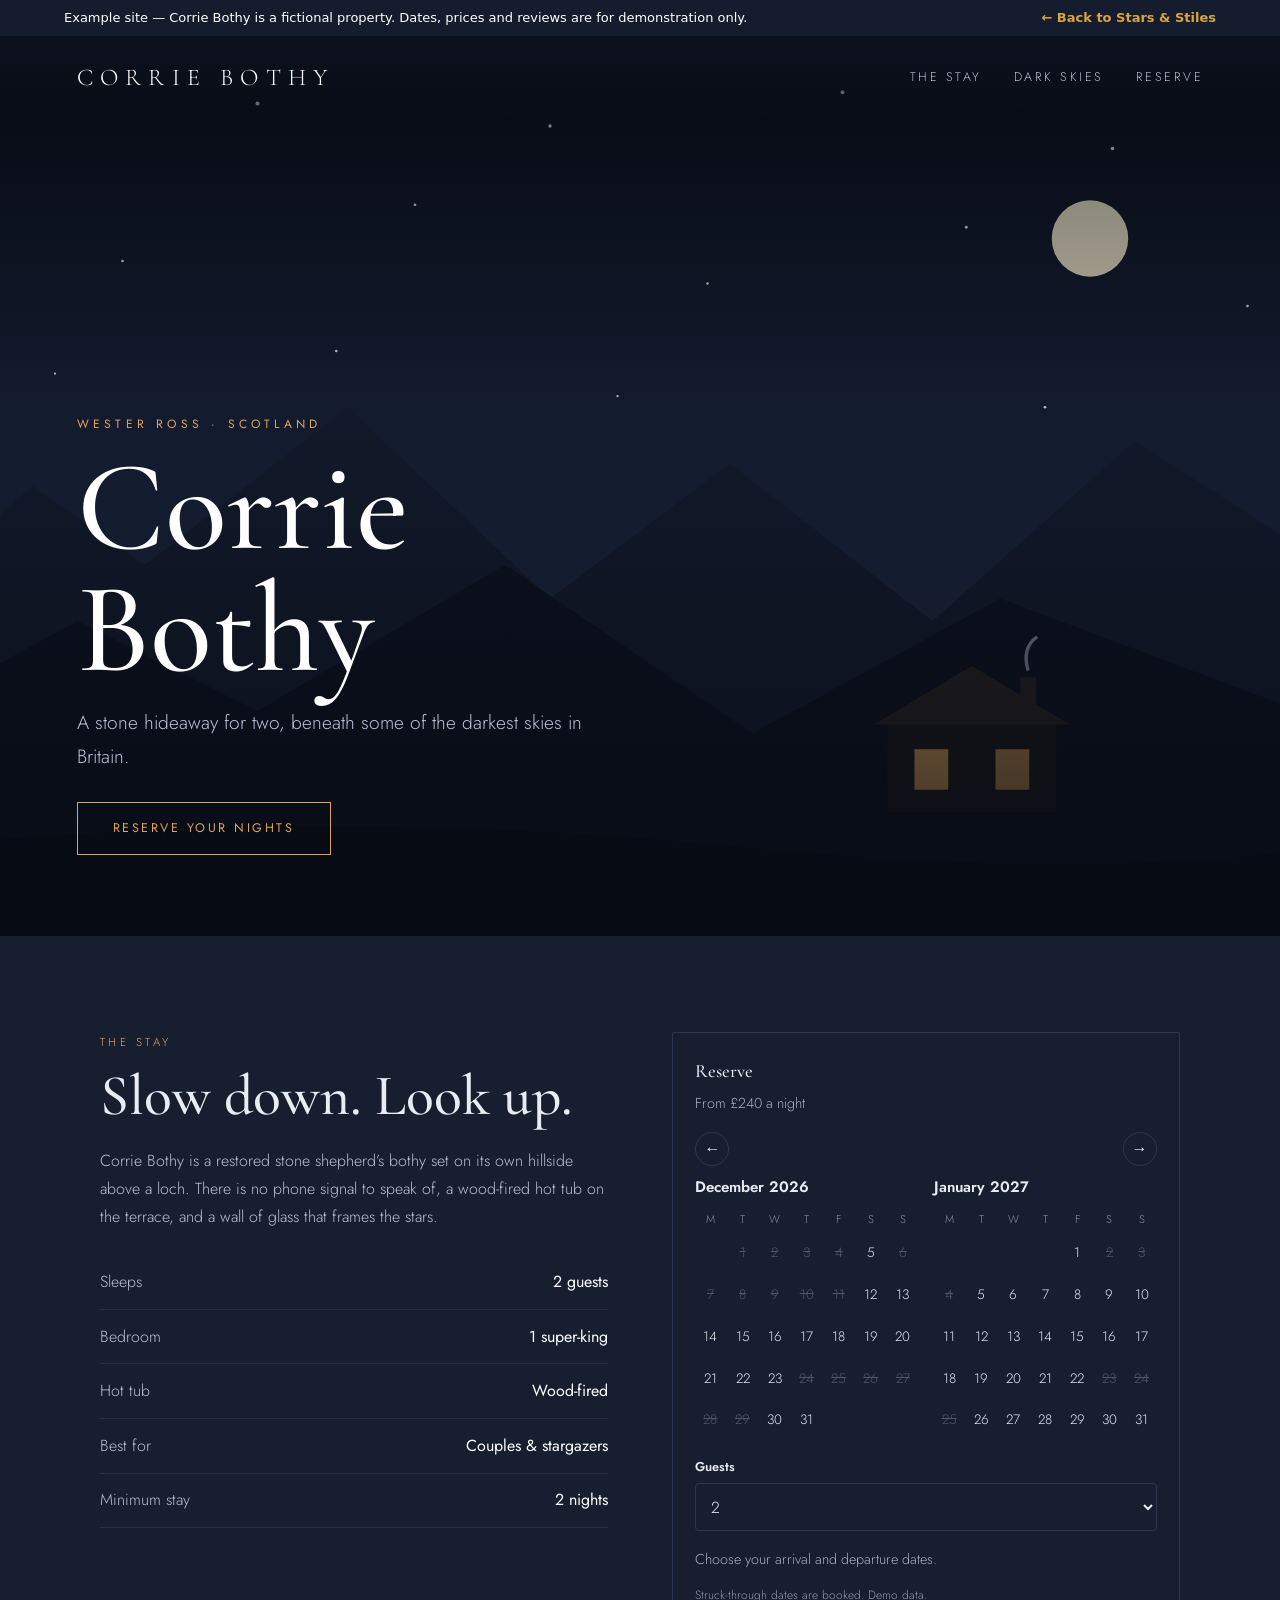
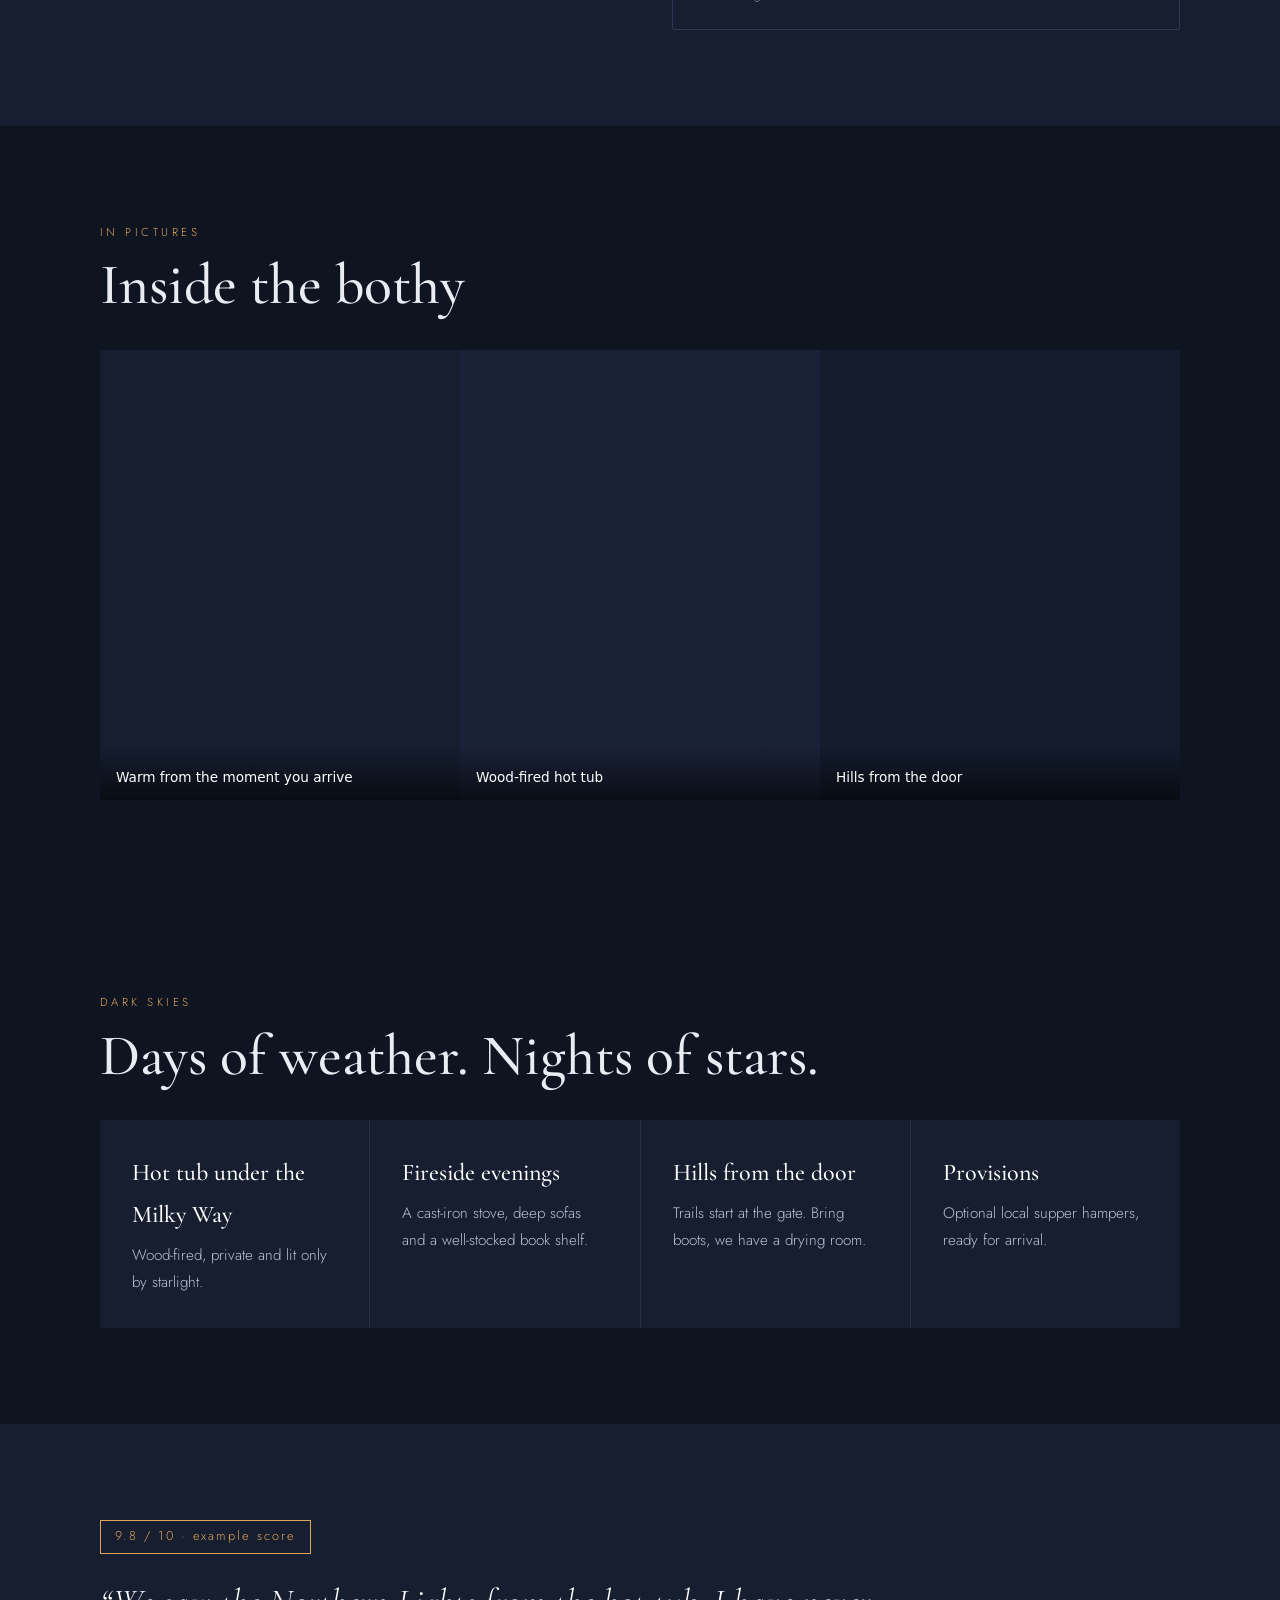
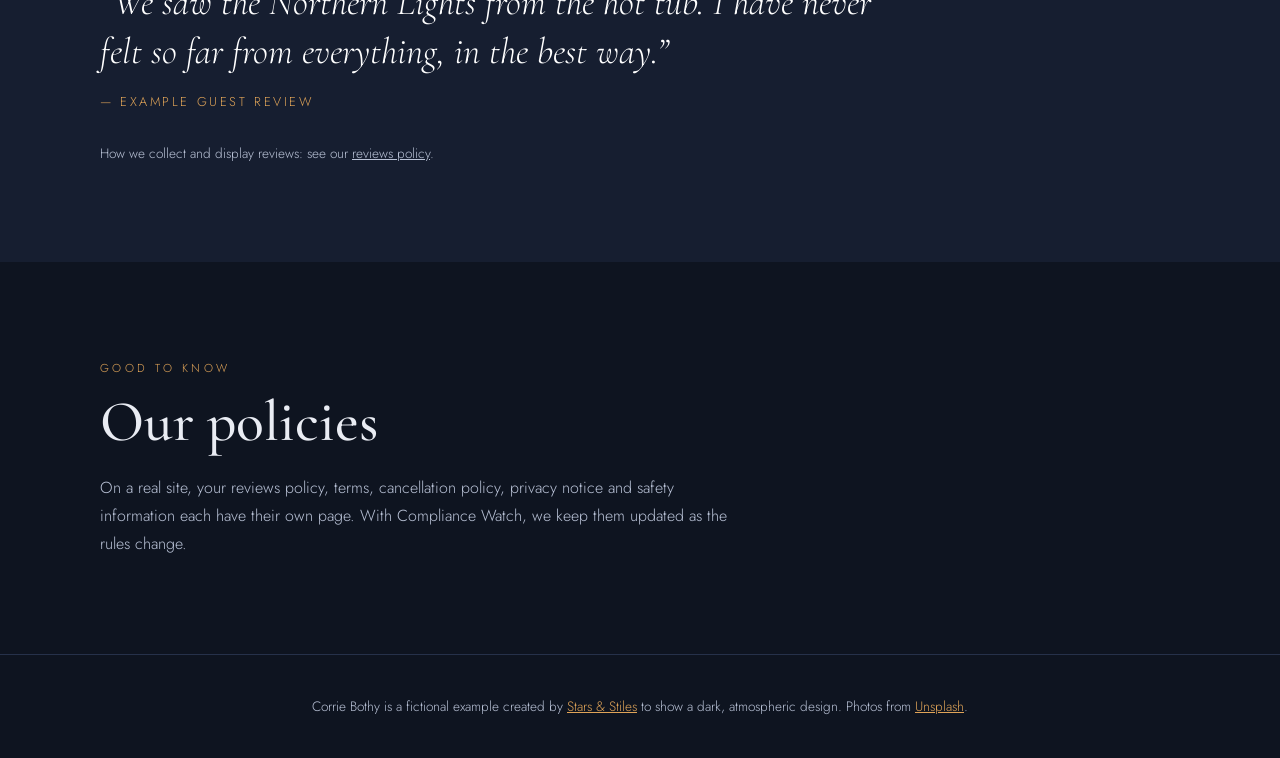
<file: demos/highland/index.html>
<!DOCTYPE html>
<html lang="en-GB">
<head>
<meta charset="UTF-8">
<meta name="viewport" content="width=device-width, initial-scale=1.0">
<title>Corrie Bothy | Example Highland holiday let</title>
<meta name="description" content="Example site: a fictional Highland bothy holiday let, designed by Stars & Stiles.">
<meta name="robots" content="noindex">
<link rel="icon" href="data:image/svg+xml,%3Csvg xmlns='http://www.w3.org/2000/svg' viewBox='0 0 64 64'%3E%3Crect width='64' height='64' fill='%230e1420'/%3E%3Ccircle cx='32' cy='32' r='8' fill='%23e0a458'/%3E%3C/svg%3E">
<link href="https://fonts.googleapis.com/css2?family=Cormorant+Garamond:ital,wght@0,500;0,600;1,500&family=Jost:wght@300;400;500&display=swap" rel="stylesheet">
<link rel="stylesheet" href="../widget.css">
<style>
*{box-sizing:border-box;margin:0;padding:0}
:root{--bg:#0e1420;--bg2:#161e30;--ember:#e0a458;--mist:#b9c2d6;--text:#e9ecf3;
 --w-bg:#161e30;--w-ink:var(--text);--w-line:#2c3853;--w-acc:var(--ember);--w-acc-ink:#0e1420;--w-acc-soft:#2a3450;--w-r:2px;--w-font:'Jost',sans-serif}
body{font-family:'Jost',sans-serif;font-weight:300;background:var(--bg);color:var(--text);line-height:1.75}
h1,h2,h3{font-family:'Cormorant Garamond',serif;font-weight:500}
a{color:var(--ember)}
header.top{position:fixed;top:36px;left:0;right:0;z-index:100;padding:1.3rem 6%;display:flex;justify-content:space-between;align-items:center;background:linear-gradient(#0e1420cc,#0e142000)}
.brand{font-family:'Cormorant Garamond',serif;font-size:1.5rem;letter-spacing:.3em;text-transform:uppercase;color:#fff;text-decoration:none}
header nav{display:flex;gap:2rem}
header nav a{color:var(--mist);text-decoration:none;font-size:.78rem;letter-spacing:.2em;text-transform:uppercase}
header nav a:hover{color:var(--ember)}
.hero{position:relative;min-height:100vh;display:flex;align-items:flex-end;overflow:hidden;background:linear-gradient(#070b14,#1b2740 60%,#4a3a2c 92%)}
.hero svg{position:absolute;inset:0;width:100%;height:100%}
.hero .ov{position:absolute;inset:0;background:linear-gradient(rgba(7,11,20,.55),rgba(7,11,20,.15) 40%,rgba(7,11,20,.85))}
.hero .txt{z-index:2}
.hero .ph{animation:kb 30s ease-in-out infinite alternate}
@keyframes kb{from{transform:scale(1)}to{transform:scale(1.07)}}
.stars circle{animation:tw 3s ease-in-out infinite alternate}.stars circle:nth-child(2n){animation-duration:4.2s;animation-delay:-1s}.stars circle:nth-child(3n){animation-duration:2.4s;animation-delay:-2s}
@keyframes tw{from{opacity:.15}to{opacity:1}}
.win{animation:flick 4s ease-in-out infinite alternate}@keyframes flick{0%{opacity:.7}40%{opacity:1}60%{opacity:.85}100%{opacity:1}}
.smoke{animation:rise 5s ease-out infinite}@keyframes rise{from{transform:translateY(0);opacity:.7}to{transform:translateY(-40px);opacity:0}}
.txt small,.txt h1,.txt p,.txt .btn{animation:up 1.1s cubic-bezier(.2,.7,.2,1) both}.txt h1{animation-delay:.15s}.txt p{animation-delay:.3s}.txt .btn{animation-delay:.45s}
@keyframes up{from{opacity:0;transform:translateY(24px)}to{opacity:1;transform:none}}
.gal{display:grid;gap:0;grid-template-columns:repeat(auto-fit,minmax(260px,1fr));margin-top:2rem}.gal .tile{aspect-ratio:4/5;margin:0}.gal .tile svg{height:100%}
.hero .txt{position:relative;padding:0 6% 9vh;max-width:900px}
.hero small{letter-spacing:.35em;text-transform:uppercase;color:var(--ember);font-size:.75rem;font-weight:400}
.hero h1{font-size:clamp(3.5rem,11vw,8rem);line-height:.95;margin:.6rem 0 1rem;color:#fff}
.hero p{font-size:1.2rem;color:var(--mist);max-width:520px}
.btn{display:inline-block;margin-top:1.8rem;border:1px solid var(--ember);color:var(--ember);padding:.9rem 2.2rem;letter-spacing:.2em;text-transform:uppercase;font-size:.78rem;text-decoration:none;font-weight:400}
.btn:hover{background:var(--ember);color:var(--bg)}
section{padding:6rem 6%}
.in{max-width:1080px;margin:auto}
.lbl{letter-spacing:.3em;text-transform:uppercase;font-size:.72rem;color:var(--ember);margin-bottom:.8rem}
section h2{font-size:clamp(2.2rem,5vw,3.6rem);margin-bottom:1.2rem;line-height:1.1}
.two{display:grid;gap:4rem;grid-template-columns:repeat(auto-fit,minmax(320px,1fr))}
.list{list-style:none;margin-top:1.5rem}
.list li{padding:.8rem 0;border-bottom:1px solid #26314a;display:flex;justify-content:space-between;color:var(--mist)}
.list b{font-weight:400;color:#fff}
.alt{background:var(--bg2)}
.moments{display:grid;gap:1px;background:#26314a;grid-template-columns:repeat(auto-fit,minmax(240px,1fr));margin-top:2rem}
.moments div{background:var(--bg2);padding:2rem}
.moments h3{font-size:1.5rem;color:#fff;margin-bottom:.4rem}
.moments p{color:var(--mist);font-size:.95rem}
.q{font-family:'Cormorant Garamond',serif;font-style:italic;font-size:clamp(1.5rem,3.4vw,2.3rem);line-height:1.35;max-width:820px;color:#fff}
.q cite{display:block;font-family:'Jost';font-style:normal;font-size:.8rem;letter-spacing:.2em;text-transform:uppercase;color:var(--ember);margin-top:1rem}
.score{display:inline-block;border:1px solid var(--ember);color:var(--ember);padding:.3rem .9rem;margin-bottom:1.5rem;font-size:.8rem;letter-spacing:.15em}
.policy-strip{font-size:.85rem;color:var(--mist);margin-top:2rem}
footer{border-top:1px solid #26314a;padding:2.5rem 6%;text-align:center;color:var(--mist);font-size:.85rem}
</style>
</head>
<body>
<div class="demo-banner"><span>Example site &mdash; Corrie Bothy is a fictional property. Dates, prices and reviews are for demonstration only.</span><a href="../../showcase.html">&larr; Back to Stars &amp; Stiles</a></div>
<header class="top"><a class="brand" href="#">Corrie Bothy</a><nav><a href="#stay">The stay</a><a href="#nights">Dark skies</a><a href="#book">Reserve</a></nav></header>

<div class="hero">
<svg viewBox="0 0 1440 800" preserveAspectRatio="xMidYMax slice" aria-hidden="true">
<g class="stars" fill="#fff" opacity=".85"><circle cx="120" cy="90" r="1.6"/><circle cx="260" cy="200" r="1.2"/><circle cx="380" cy="60" r="1.8"/><circle cx="520" cy="150" r="1.2"/><circle cx="640" cy="80" r="1.5"/><circle cx="780" cy="220" r="1.1"/><circle cx="900" cy="50" r="1.8"/><circle cx="1010" cy="170" r="1.3"/><circle cx="1140" cy="100" r="1.6"/><circle cx="1260" cy="240" r="1.2"/><circle cx="1370" cy="70" r="1.5"/><circle cx="200" cy="300" r="1"/><circle cx="700" cy="320" r="1"/><circle cx="1080" cy="330" r="1.2"/><circle cx="450" cy="280" r="1.1"/></g>
<circle cx="1120" cy="180" r="34" fill="#f1e7c8" opacity=".9"/>
<path d="M0 560 L180 400 L280 470 L460 330 L640 500 L800 380 L980 520 L1160 360 L1440 540 V800H0Z" fill="#141c2e"/>
<path d="M0 640 L220 520 L380 600 L600 470 L820 620 L1040 500 L1440 650 V800H0Z" fill="#0c1220"/>
<path d="M0 730 Q400 680 800 720 T1440 700 V800H0Z" fill="#070b14"/>
<g transform="translate(940 610)"><rect width="150" height="80" fill="#1c1a1a"/><path d="M-12 2 L75 -50 L162 2Z" fill="#2b2624"/><rect class="win" x="24" y="24" width="30" height="36" fill="#e0a458"/><rect class="win" x="96" y="24" width="30" height="36" fill="#e0a458" opacity=".85"/><rect x="118" y="-40" width="14" height="30" fill="#2b2624"/><path class="smoke" d="M125 -46q-6-20 8-30" stroke="#8b92a5" stroke-width="3" fill="none"/></g>
<rect y="0" width="1440" height="800" fill="url(#g)" opacity="0"/>
</svg>
<img class="ph" src="https://images.unsplash.com/photo-1773057679427-3aa69c2369e2?auto=format&fit=crop&q=75&w=1800" alt="Small white house in a misty Scottish glen" onerror="this.remove()">
<div class="ov"></div>
<div class="txt"><small>Wester Ross &middot; Scotland</small><h1>Corrie<br>Bothy</h1><p>A stone hideaway for two, beneath some of the darkest skies in Britain.</p><a class="btn" href="#book">Reserve your nights</a></div>
</div>

<section id="stay" class="alt"><div class="in two">
<div><p class="lbl">The stay</p><h2>Slow down. Look up.</h2>
<p style="color:var(--mist)">Corrie Bothy is a restored stone shepherd&rsquo;s bothy set on its own hillside above a loch. There is no phone signal to speak of, a wood-fired hot tub on the terrace, and a wall of glass that frames the stars.</p>
<ul class="list"><li>Sleeps<b>2 guests</b></li><li>Bedroom<b>1 super-king</b></li><li>Hot tub<b>Wood-fired</b></li><li>Best for<b>Couples &amp; stargazers</b></li><li>Minimum stay<b>2 nights</b></li></ul></div>
<div id="book" data-rate="240" data-clean="60" data-min="2" data-sleeps="2"><h3>Reserve</h3><p class="from">From &pound;240 a night</p><div class="cal"></div>
<label for="g">Guests</label><select id="g"><option>1</option><option selected>2</option></select>
<div class="quote"></div><p class="legend">Struck-through dates are booked. Demo data.</p></div>
</div></section>

<section id="gallery"><div class="in"><p class="lbl rv">In pictures</p><h2 class="rv">Inside the bothy</h2>
<div class="gal">
<figure class="tile rv"><svg viewBox="0 0 400 500"><rect width="400" height="500" fill="#161e30"/></svg><img class="ph" src="https://images.unsplash.com/photo-1768223525306-6407e947cd8d?auto=format&fit=crop&q=75&w=900" alt="Shepherd's hut with open door and warm interior" loading="lazy" onerror="this.remove()"><figcaption>Warm from the moment you arrive</figcaption></figure>
<figure class="tile rv"><svg viewBox="0 0 400 500"><rect width="400" height="500" fill="#1a2238"/></svg><img class="ph" src="https://images.unsplash.com/photo-1633512424746-0cb5240e064d?auto=format&fit=crop&q=75&w=900" alt="Wooden hot tub in a green field" loading="lazy" onerror="this.remove()"><figcaption>Wood-fired hot tub</figcaption></figure>
<figure class="tile rv"><svg viewBox="0 0 400 500"><rect width="400" height="500" fill="#141c2e"/></svg><img class="ph" src="https://images.unsplash.com/photo-1782126708619-9f2e004e89d2?auto=format&fit=crop&q=75&w=900" alt="Moody mountains and a winding river" loading="lazy" onerror="this.remove()"><figcaption>Hills from the door</figcaption></figure>
</div></div></section>

<section id="nights"><div class="in"><p class="lbl">Dark skies</p><h2>Days of weather. Nights of stars.</h2>
<div class="moments"><div><h3>Hot tub under the Milky Way</h3><p>Wood-fired, private and lit only by starlight.</p></div><div><h3>Fireside evenings</h3><p>A cast-iron stove, deep sofas and a well-stocked book shelf.</p></div><div><h3>Hills from the door</h3><p>Trails start at the gate. Bring boots, we have a drying room.</p></div><div><h3>Provisions</h3><p>Optional local supper hampers, ready for arrival.</p></div></div></div></section>

<section class="alt"><div class="in"><span class="score">9.8 / 10 &middot; example score</span><p class="q">“We saw the Northern Lights from the hot tub. I have never felt so far from everything, in the best way.”<cite>&mdash; Example guest review</cite></p>
<p class="policy-strip">How we collect and display reviews: see our <a href="#policy">reviews policy</a>.</p></div></section>

<section id="policy"><div class="in"><p class="lbl">Good to know</p><h2>Our policies</h2><p style="color:var(--mist);max-width:640px">On a real site, your reviews policy, terms, cancellation policy, privacy notice and safety information each have their own page. With Compliance Watch, we keep them updated as the rules change.</p></div></section>

<footer>Corrie Bothy is a fictional example created by <a href="../../">Stars &amp; Stiles</a> to show a dark, atmospheric design. Photos from <a href="https://unsplash.com">Unsplash</a>.</footer>
<script src="../demo.js"></script>
<script src="../fx.js"></script>
</body></html>
</file>
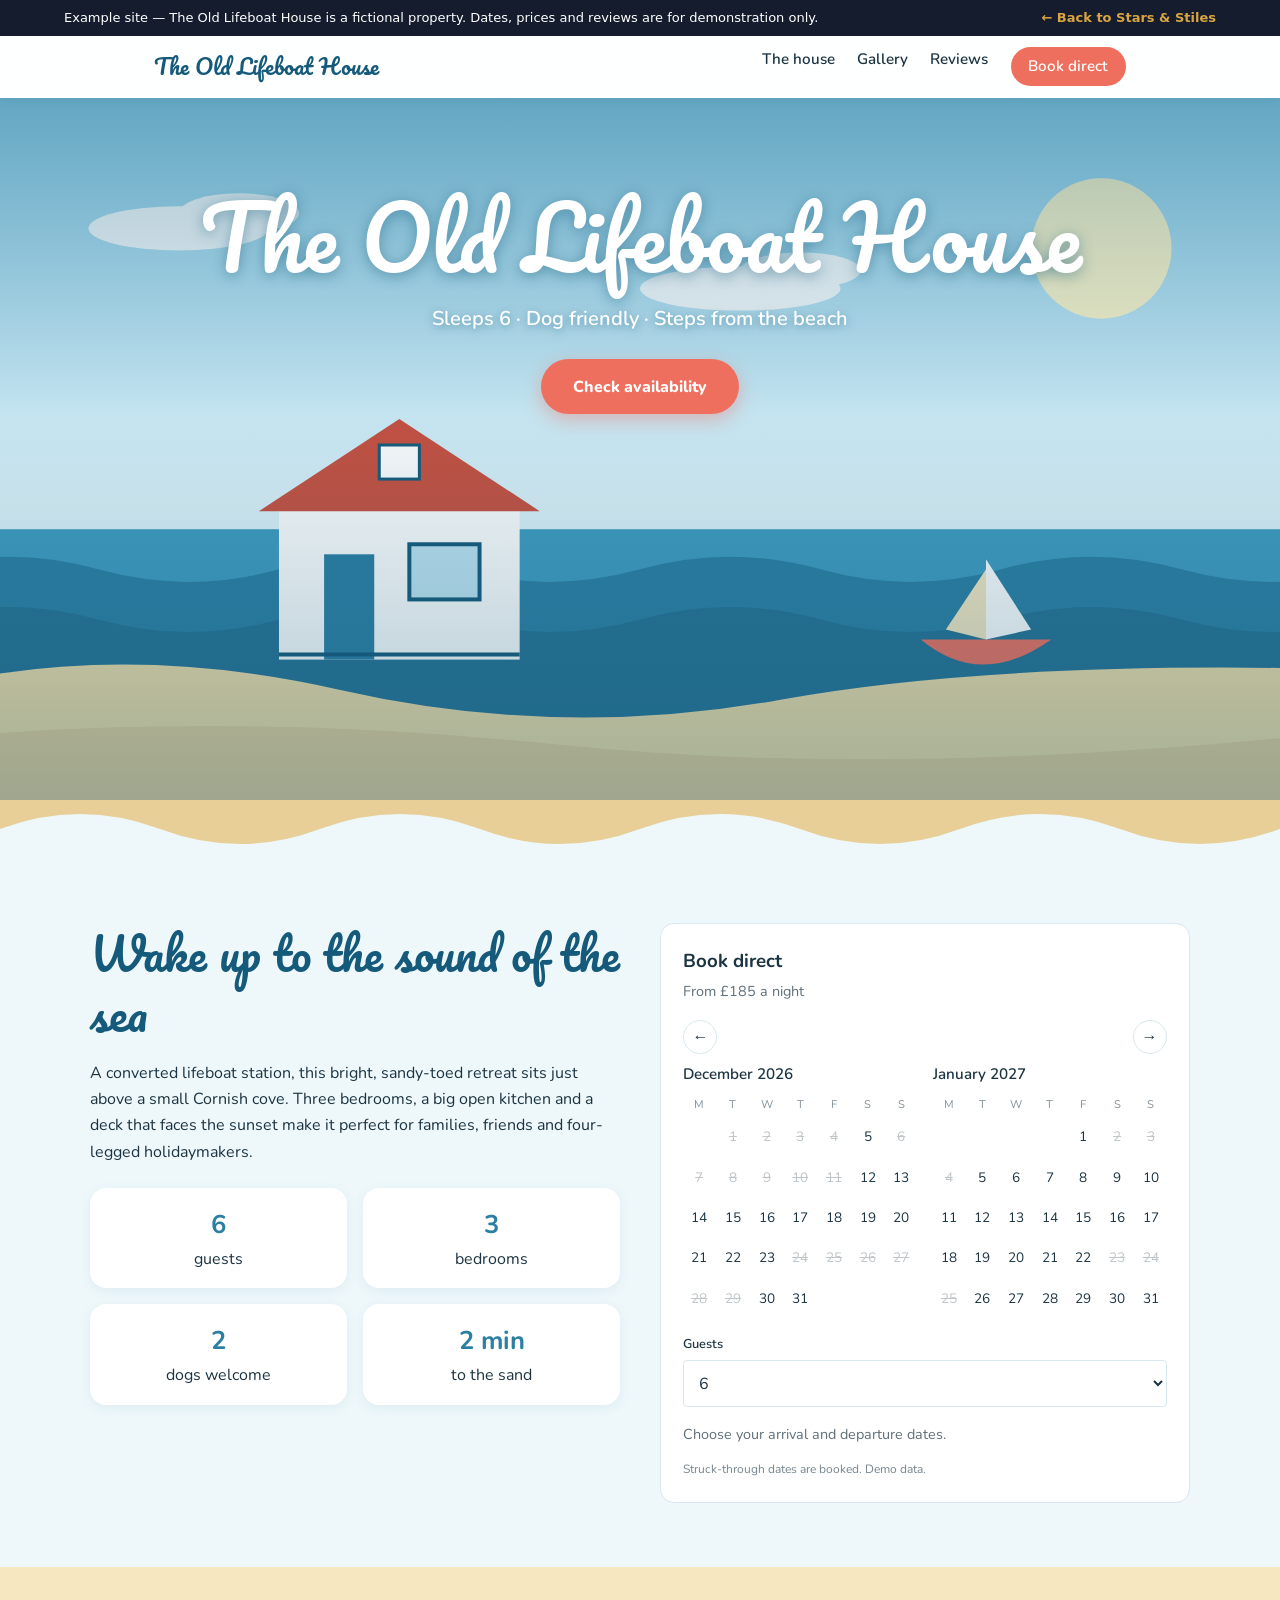
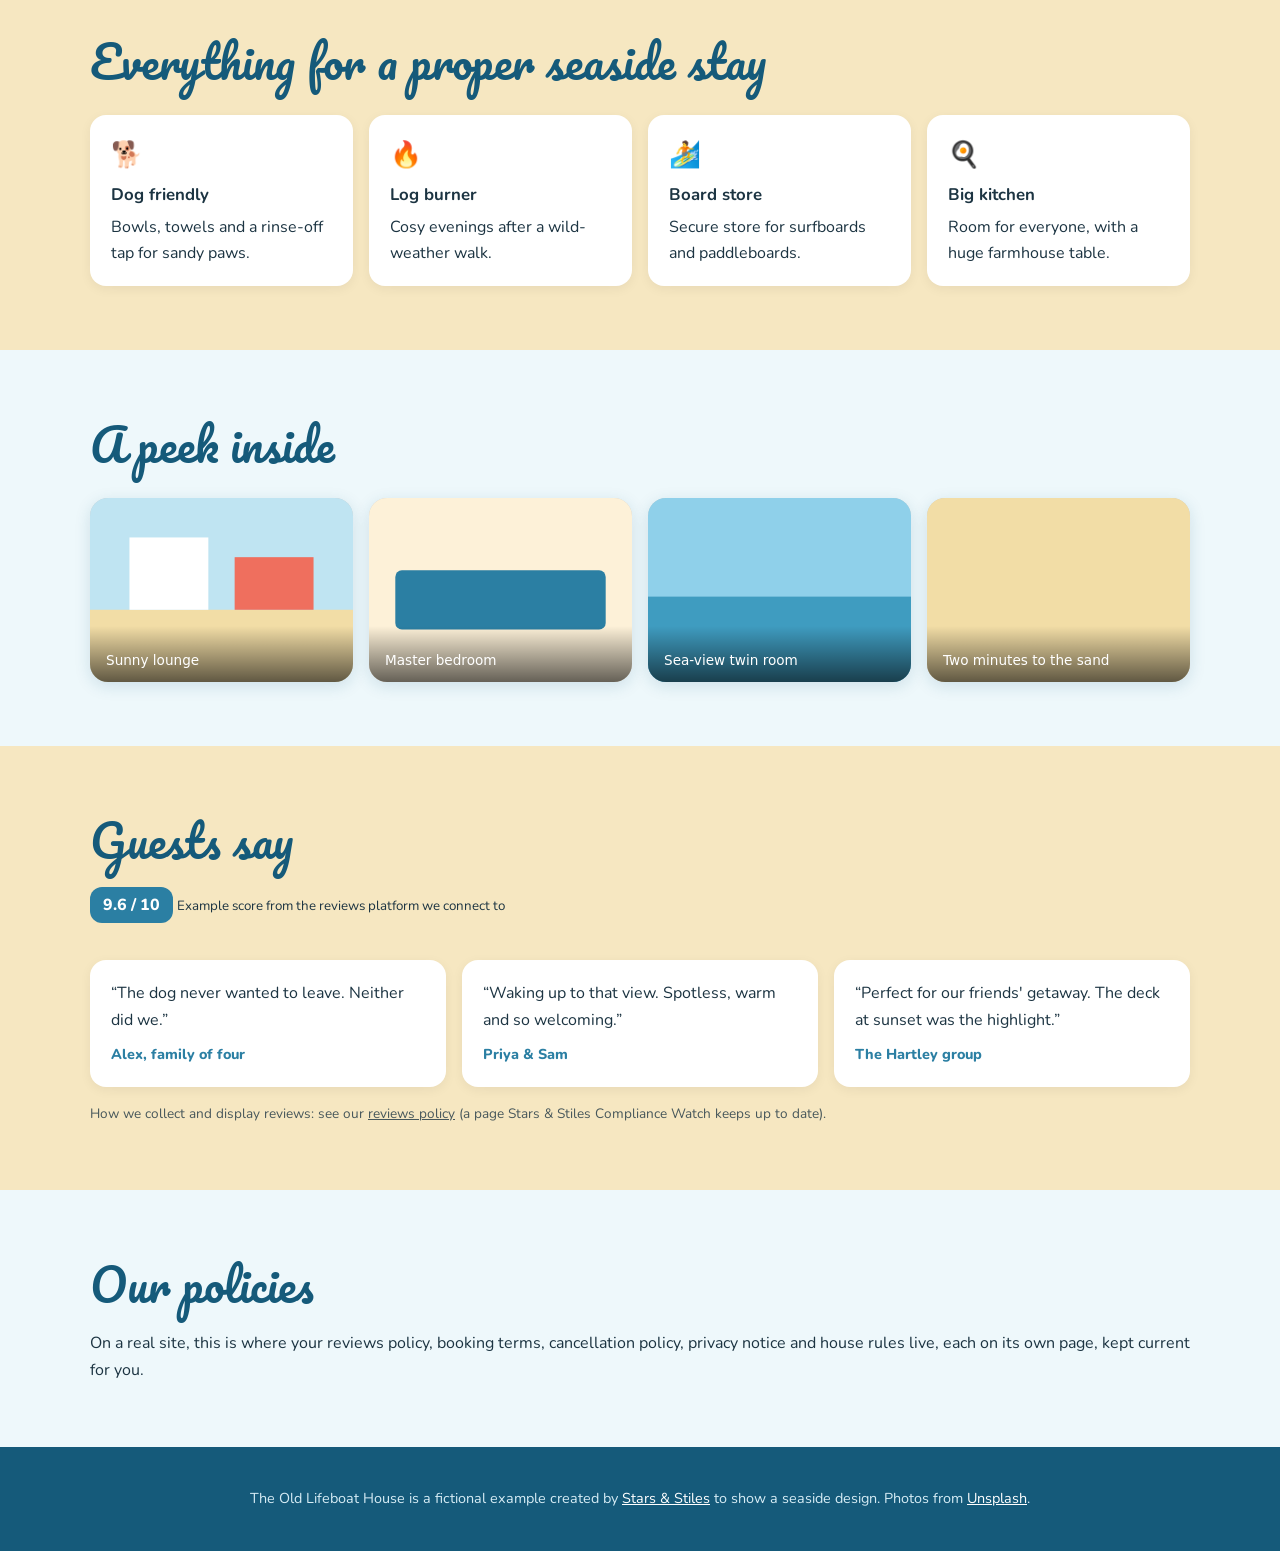
<file: demos/seaside/index.html>
<!DOCTYPE html>
<html lang="en-GB">
<head>
<meta charset="UTF-8">
<meta name="viewport" content="width=device-width, initial-scale=1.0">
<title>The Old Lifeboat House | Example seaside holiday let</title>
<meta name="description" content="Example site: a fictional seaside holiday let, designed by Stars & Stiles.">
<meta name="robots" content="noindex">
<link rel="icon" href="data:image/svg+xml,%3Csvg xmlns='http://www.w3.org/2000/svg' viewBox='0 0 64 64'%3E%3Ccircle cx='32' cy='32' r='30' fill='%232b7fa3'/%3E%3C/svg%3E">
<link href="https://fonts.googleapis.com/css2?family=Nunito:wght@400;600;800&family=Pacifico&display=swap" rel="stylesheet">
<link rel="stylesheet" href="../widget.css">
<style>
*{box-sizing:border-box;margin:0;padding:0}
:root{--sea:#2b7fa3;--deep:#155a7a;--sand:#f6e7c1;--foam:#eef8fb;--coral:#ef6f5e;--ink:#1c3442;
 --w-bg:#fff;--w-ink:var(--ink);--w-line:#d8e8ee;--w-acc:var(--coral);--w-acc-soft:#fde4df;--w-r:14px;--w-font:'Nunito',sans-serif}
body{font-family:'Nunito',sans-serif;color:var(--ink);background:var(--foam);line-height:1.65}
h1,h2{font-family:'Pacifico',cursive;font-weight:400;color:var(--deep);line-height:1.35}
a{color:var(--sea)}
header.top{position:sticky;top:0;z-index:100;background:rgba(255,255,255,.94);backdrop-filter:blur(6px);box-shadow:0 2px 10px rgba(21,90,122,.1)}
header.top div{max-width:1100px;margin:auto;padding:.7rem 5%;display:flex;justify-content:space-between;align-items:center;gap:1rem}
.brand{font-family:'Pacifico',cursive;font-size:1.4rem;color:var(--deep);text-decoration:none}
header nav{display:flex;gap:1.4rem;flex-wrap:wrap}
header nav a{text-decoration:none;font-weight:600;color:var(--ink);font-size:.95rem}
.pill{background:var(--coral);color:#fff!important;padding:.45rem 1.1rem;border-radius:30px}
.hero{position:relative;height:78vh;min-height:520px;overflow:hidden;background:linear-gradient(#8fd0ea,#dff3fa 58%)}
.hero svg{position:absolute;bottom:0;left:0;width:100%;height:100%}
.hero .ov{position:absolute;inset:0;background:linear-gradient(rgba(21,90,122,.35),rgba(21,90,122,.05) 45%,rgba(21,90,122,.35))}
.hero .txt{z-index:2}
.hero .ph{animation:kb 24s ease-in-out infinite alternate}
.hero .txt>*{animation:up 1s cubic-bezier(.2,.7,.2,1) both}.hero .txt>*:nth-child(2){animation-delay:.15s}.hero .txt>*:nth-child(3){animation-delay:.3s}@keyframes up{from{opacity:0;transform:translateY(24px)}to{opacity:1;transform:none}}
@keyframes kb{from{transform:scale(1)}to{transform:scale(1.08)}}
.cloud{animation:cdrift 40s linear infinite alternate}.cloud.c2{animation-duration:55s}
@keyframes cdrift{from{transform:translateX(-60px)}to{transform:translateX(90px)}}
.w1{animation:bob 5s ease-in-out infinite}.w2{animation:bob 6.5s ease-in-out infinite -2s}.boat{animation:sail 7s ease-in-out infinite}
@keyframes bob{0%,100%{transform:translateY(0)}50%{transform:translateY(9px)}}
@keyframes sail{0%,100%{transform:translate(1000px,500px) rotate(-3deg)}50%{transform:translate(1000px,510px) rotate(3deg)}}
.hero .txt{position:relative;max-width:1100px;margin:auto;padding:5rem 5% 0;text-align:center}
.hero h1{font-size:clamp(2.6rem,8vw,5.4rem);color:#fff;text-shadow:0 3px 14px rgba(21,90,122,.45)}
.hero p{font-size:1.25rem;color:#fff;font-weight:600;text-shadow:0 2px 8px rgba(21,90,122,.5);margin-top:.5rem}
.hero .btn{display:inline-block;margin-top:1.5rem;background:var(--coral);color:#fff;padding:.9rem 2rem;border-radius:40px;font-weight:800;text-decoration:none;box-shadow:0 6px 18px rgba(239,111,94,.4)}
.wave{display:block;width:100%;height:60px;margin-top:-1px}
section{padding:4rem 5%}
.in{max-width:1100px;margin:auto}
section h2{font-size:clamp(1.9rem,4vw,2.8rem);margin-bottom:1rem}
.two{display:grid;gap:2.5rem;grid-template-columns:repeat(auto-fit,minmax(300px,1fr));align-items:start}
.facts{display:grid;grid-template-columns:repeat(2,1fr);gap:1rem;margin-top:1.4rem}
.fact{background:#fff;border-radius:16px;padding:1rem;text-align:center;box-shadow:0 3px 12px rgba(21,90,122,.08)}
.fact b{display:block;font-size:1.6rem;color:var(--sea)}
.sand{background:var(--sand)}
.feat{display:grid;gap:1rem;grid-template-columns:repeat(auto-fit,minmax(220px,1fr));margin-top:1.5rem}
.feat div{background:#fff;border-radius:16px;padding:1.2rem 1.3rem;box-shadow:0 3px 12px rgba(0,0,0,.06)}
.feat span{font-size:1.6rem}
.feat h3{font-size:1.05rem;margin:.3rem 0}
.gal{display:grid;gap:1rem;grid-template-columns:repeat(auto-fit,minmax(240px,1fr));margin-top:1.5rem}
.gal .tile{border-radius:18px;box-shadow:0 4px 16px rgba(21,90,122,.15);margin:0}
.rev{display:grid;gap:1rem;grid-template-columns:repeat(auto-fit,minmax(260px,1fr));margin-top:1.5rem}
.rev blockquote{background:#fff;border-radius:16px;padding:1.3rem;box-shadow:0 3px 12px rgba(0,0,0,.06)}
.rev cite{display:block;margin-top:.6rem;font-style:normal;font-weight:800;color:var(--sea);font-size:.9rem}
.score{display:inline-block;background:var(--sea);color:#fff;border-radius:12px;padding:.3rem .8rem;font-weight:800;margin-bottom:.8rem}
.policy-strip{font-size:.85rem;opacity:.8;margin-top:1rem}
footer{background:var(--deep);color:#d6ecf5;text-align:center;padding:2.5rem 5%;font-size:.9rem}
footer a{color:#fff}
</style>
</head>
<body>
<div class="demo-banner"><span>Example site &mdash; The Old Lifeboat House is a fictional property. Dates, prices and reviews are for demonstration only.</span><a href="../../showcase.html">&larr; Back to Stars &amp; Stiles</a></div>
<header class="top"><div><a class="brand" href="#">The Old Lifeboat House</a>
<nav><a href="#about">The house</a><a href="#gallery">Gallery</a><a href="#reviews">Reviews</a><a class="pill" href="#book">Book direct</a></nav></div></header>

<div class="hero">
<svg viewBox="0 0 1440 700" preserveAspectRatio="xMidYMax slice" aria-hidden="true">
<circle cx="1180" cy="150" r="70" fill="#fff6c9" opacity=".95"/>
<g class="cloud" fill="#fff" opacity=".9"><ellipse cx="260" cy="130" rx="90" ry="22"/><ellipse cx="320" cy="115" rx="60" ry="20"/><ellipse cx="820" cy="190" rx="100" ry="22"/><ellipse cx="880" cy="172" rx="60" ry="18"/></g>
<rect y="430" width="1440" height="270" fill="#3f9cc0"/>
<g class="w1"><path d="M0 470 Q90 445 180 470 T360 470 T540 470 T720 470 T900 470 T1080 470 T1260 470 T1440 470 V700H0Z" fill="#2b7fa3"/></g>
<g class="w2"><path d="M0 520 Q90 495 180 520 T360 520 T540 520 T720 520 T900 520 T1080 520 T1260 520 T1440 520 V700H0Z" fill="#256f92" opacity=".8"/></g>
<path d="M0 590 Q200 540 420 590 T860 600 T1440 570 V700H0Z" fill="#f2dda6"/>
<path d="M0 640 Q300 610 640 645 T1440 630 V700H0Z" fill="#e8cf98"/>
<g transform="translate(360 350)"><rect x="0" y="60" width="240" height="150" fill="#fff"/><path d="M-20 62 L120 -30 L260 62Z" fill="#c9503f"/><rect x="45" y="105" width="50" height="105" fill="#2b7fa3"/><rect x="130" y="95" width="70" height="55" fill="#bfe4f2" stroke="#155a7a" stroke-width="4"/><rect x="100" y="-4" width="40" height="34" fill="#fff" stroke="#155a7a" stroke-width="3"/><path d="M0 205h240" stroke="#155a7a" stroke-width="4"/></g>
<g class="boat" style="transform:translate(1000px,500px)"><path d="M0 40 Q60 90 130 40Z" fill="#ef6f5e"/><path d="M65 40V-40L110 30Z" fill="#fff"/><path d="M65 40V-30L25 30Z" fill="#f6e7c1"/></g>
</svg>
<img class="ph" src="https://images.unsplash.com/photo-1510069551606-f9ec0a62fe28?auto=format&fit=crop&q=75&w=1800" alt="White house beside the sea"  onerror="this.remove()"><div class="ov"></div>
<div class="txt"><h1>The Old Lifeboat House</h1><p>Sleeps 6 &middot; Dog friendly &middot; Steps from the beach</p><a class="btn" href="#book">Check availability</a></div>
</div>
<svg class="wave" viewBox="0 0 1440 60" preserveAspectRatio="none" aria-hidden="true" style="background:#e8cf98"><path d="M0 30 Q90 0 180 30 T360 30 T540 30 T720 30 T900 30 T1080 30 T1260 30 T1440 30 V60H0Z" fill="#eef8fb"/></svg>

<section id="about"><div class="in two">
<div><h2>Wake up to the sound of the sea</h2>
<p>A converted lifeboat station, this bright, sandy-toed retreat sits just above a small Cornish cove. Three bedrooms, a big open kitchen and a deck that faces the sunset make it perfect for families, friends and four-legged holidaymakers.</p>
<div class="facts"><div class="fact"><b>6</b>guests</div><div class="fact"><b>3</b>bedrooms</div><div class="fact"><b>2</b>dogs welcome</div><div class="fact"><b>2 min</b>to the sand</div></div></div>
<div id="book" data-rate="185" data-clean="75" data-min="3" data-sleeps="6"><h3>Book direct</h3><p class="from">From &pound;185 a night</p><div class="cal"></div>
<label for="g">Guests</label><select id="g"><option>1</option><option>2</option><option>3</option><option>4</option><option>5</option><option selected>6</option></select>
<div class="quote"></div><p class="legend">Struck-through dates are booked. Demo data.</p></div>
</div></section>

<section class="sand"><div class="in"><h2 class="rv">Everything for a proper seaside stay</h2>
<div class="feat"><div class="rv"><span>🐕</span><h3>Dog friendly</h3><p>Bowls, towels and a rinse-off tap for sandy paws.</p></div>
<div><span>🔥</span><h3>Log burner</h3><p>Cosy evenings after a wild-weather walk.</p></div>
<div><span>🏄</span><h3>Board store</h3><p>Secure store for surfboards and paddleboards.</p></div>
<div><span>🍳</span><h3>Big kitchen</h3><p>Room for everyone, with a huge farmhouse table.</p></div></div></div></section>

<section id="gallery"><div class="in"><h2>A peek inside</h2>
<div class="gal">
<figure class="tile rv"><svg viewBox="0 0 400 280"><rect width="400" height="280" fill="#bfe4f2"/><rect y="170" width="400" height="110" fill="#f2dda6"/><rect x="60" y="60" width="120" height="110" fill="#fff"/><rect x="220" y="90" width="120" height="80" fill="#ef6f5e"/></svg><img class="ph" src="https://images.unsplash.com/photo-1711145131270-af8729518404?auto=format&fit=crop&q=75&w=900" alt="Living room with a large window over the ocean" loading="lazy" onerror="this.remove()"><figcaption>Sunny lounge</figcaption></figure>
<figure class="tile rv"><svg viewBox="0 0 400 280"><rect width="400" height="280" fill="#fdf1d8"/><rect x="40" y="110" width="320" height="90" rx="10" fill="#2b7fa3"/></svg><img class="ph" src="https://images.unsplash.com/photo-1770414173168-f6c666501225?auto=format&fit=crop&q=75&w=900" alt="Bright coastal bedroom" loading="lazy" onerror="this.remove()"><figcaption>Master bedroom</figcaption></figure>
<figure class="tile rv"><svg viewBox="0 0 400 280"><rect width="400" height="280" fill="#8fd0ea"/><rect y="150" width="400" height="130" fill="#3f9cc0"/></svg><img class="ph" src="https://images.unsplash.com/photo-1721369483526-62f48a00b949?auto=format&fit=crop&q=75&w=900" alt="Bedroom with a view of the ocean" loading="lazy" onerror="this.remove()"><figcaption>Sea-view twin room</figcaption></figure>
<figure class="tile rv"><svg viewBox="0 0 400 280"><rect width="400" height="280" fill="#f2dda6"/></svg><img class="ph" src="https://images.unsplash.com/photo-1569157603775-68708a56673d?auto=format&fit=crop&q=75&w=900" alt="Two Adirondack chairs on the beach" loading="lazy" onerror="this.remove()"><figcaption>Two minutes to the sand</figcaption></figure>
</div></div></section>

<section id="reviews" class="sand"><div class="in"><h2>Guests say</h2><span class="score">9.6 / 10</span> <small>Example score from the reviews platform we connect to</small>
<div class="rev"><blockquote>“The dog never wanted to leave. Neither did we.”<cite>Alex, family of four</cite></blockquote>
<blockquote>“Waking up to that view. Spotless, warm and so welcoming.”<cite>Priya &amp; Sam</cite></blockquote>
<blockquote>“Perfect for our friends' getaway. The deck at sunset was the highlight.”<cite>The Hartley group</cite></blockquote></div>
<p class="policy-strip">How we collect and display reviews: see our <a href="#policy">reviews policy</a> (a page Stars &amp; Stiles Compliance Watch keeps up to date).</p></div></section>

<section id="policy"><div class="in"><h2>Our policies</h2><p>On a real site, this is where your reviews policy, booking terms, cancellation policy, privacy notice and house rules live, each on its own page, kept current for you.</p></div></section>

<footer>The Old Lifeboat House is a fictional example created by <a href="../../">Stars &amp; Stiles</a> to show a seaside design. Photos from <a href="https://unsplash.com">Unsplash</a>.</footer>
<script src="../demo.js"></script>
<script src="../fx.js"></script>
</body></html>
</file>
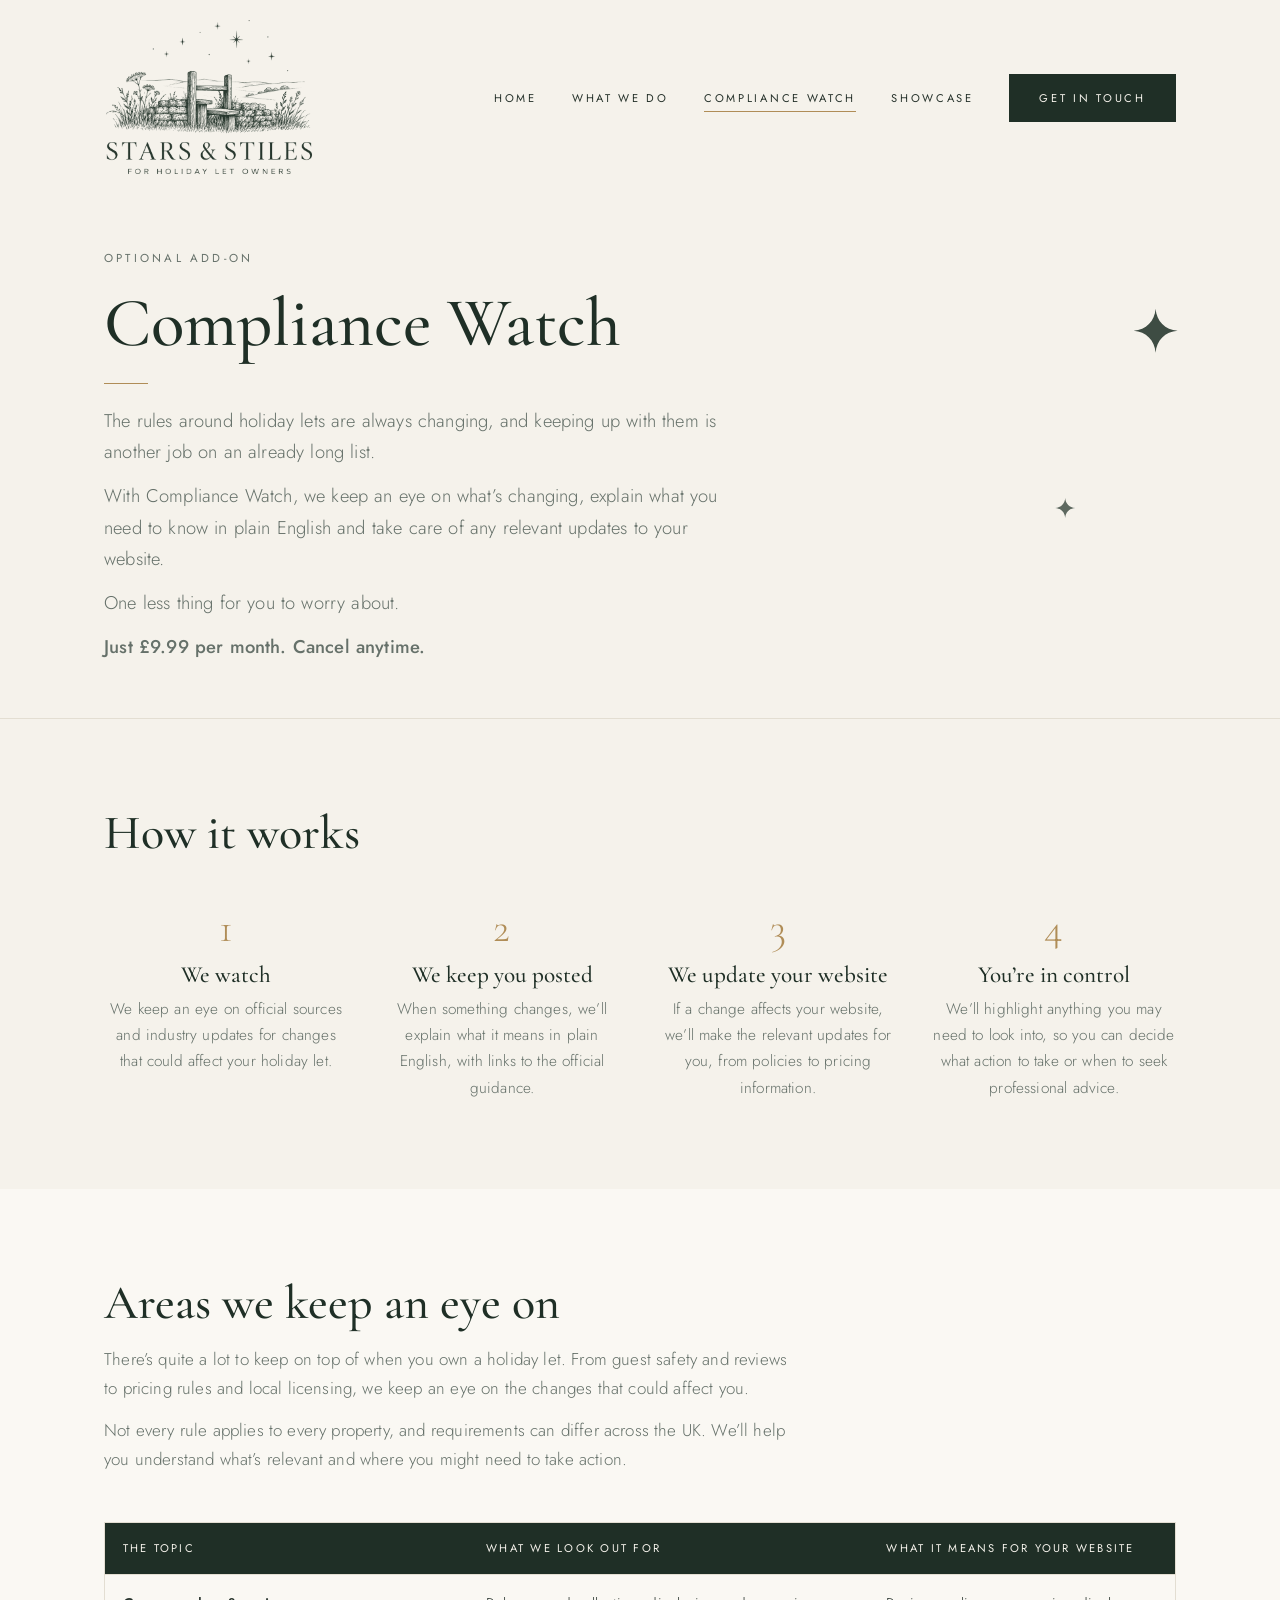
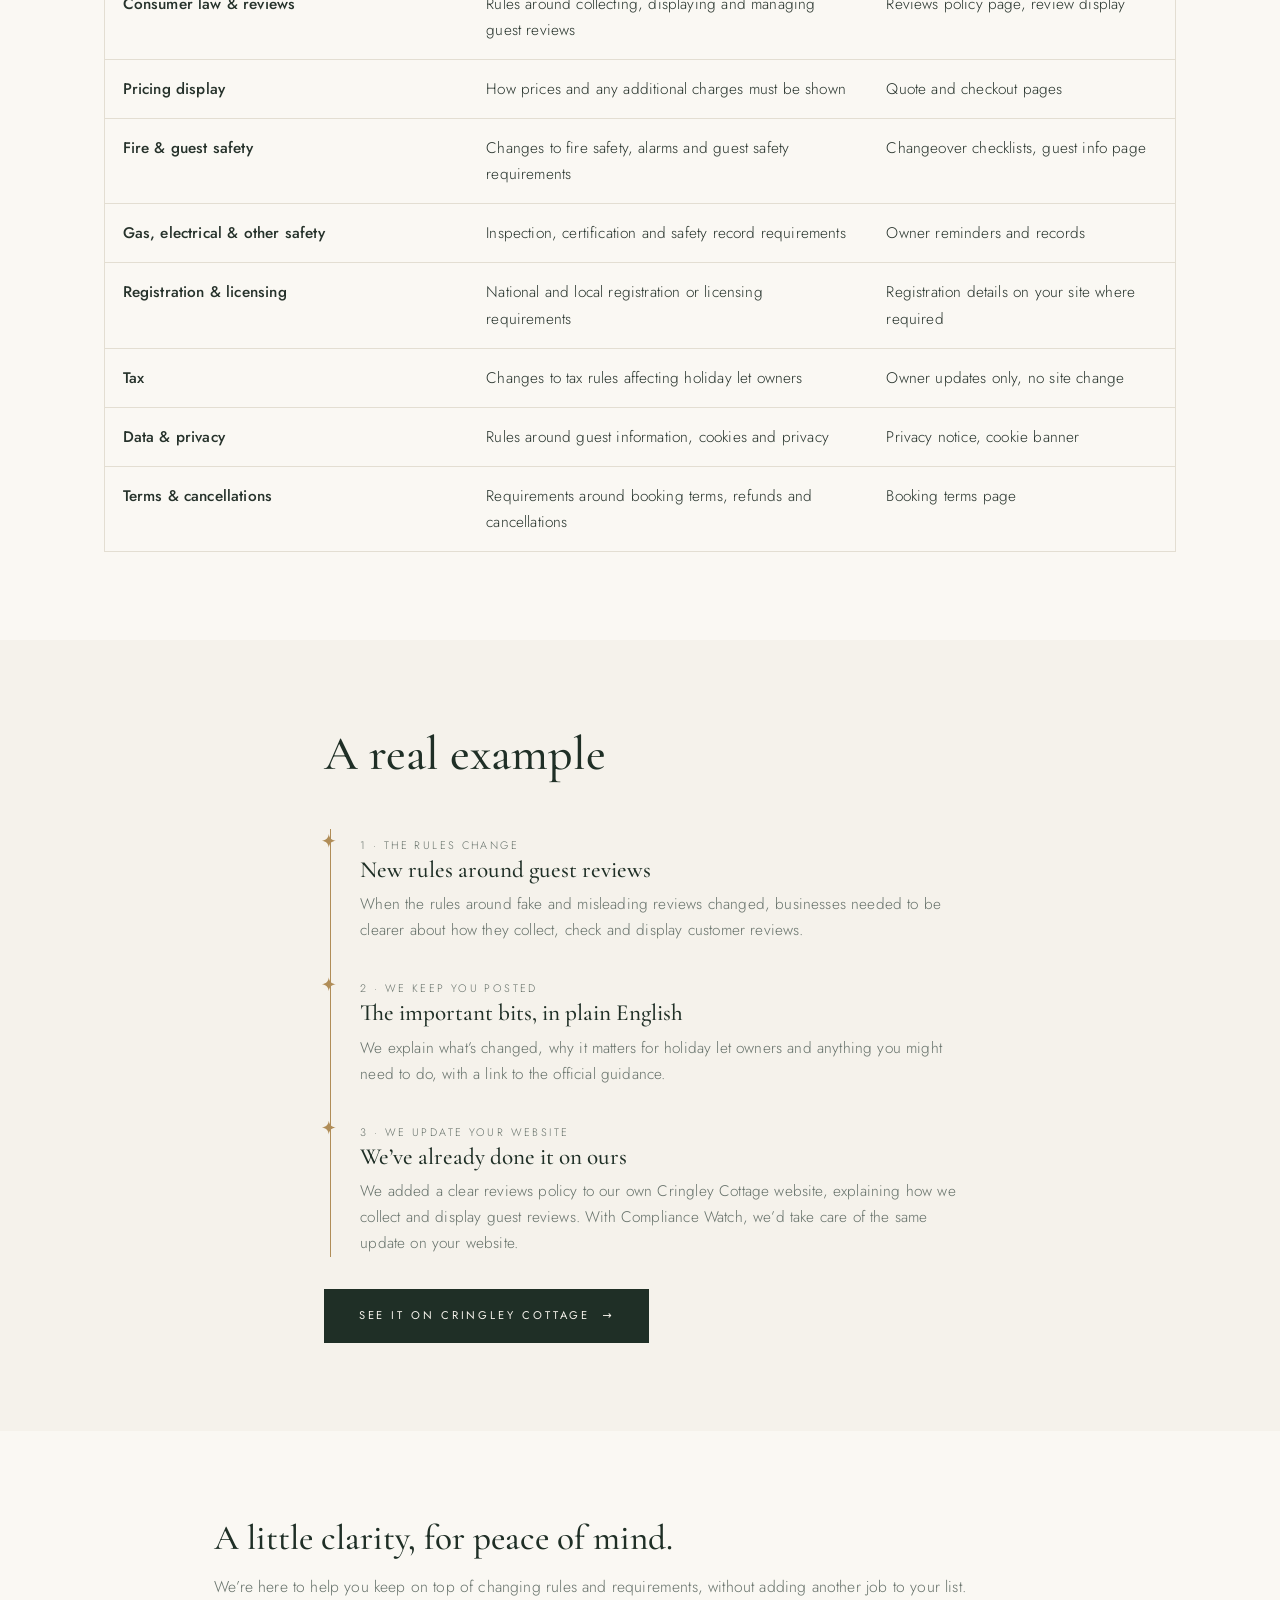
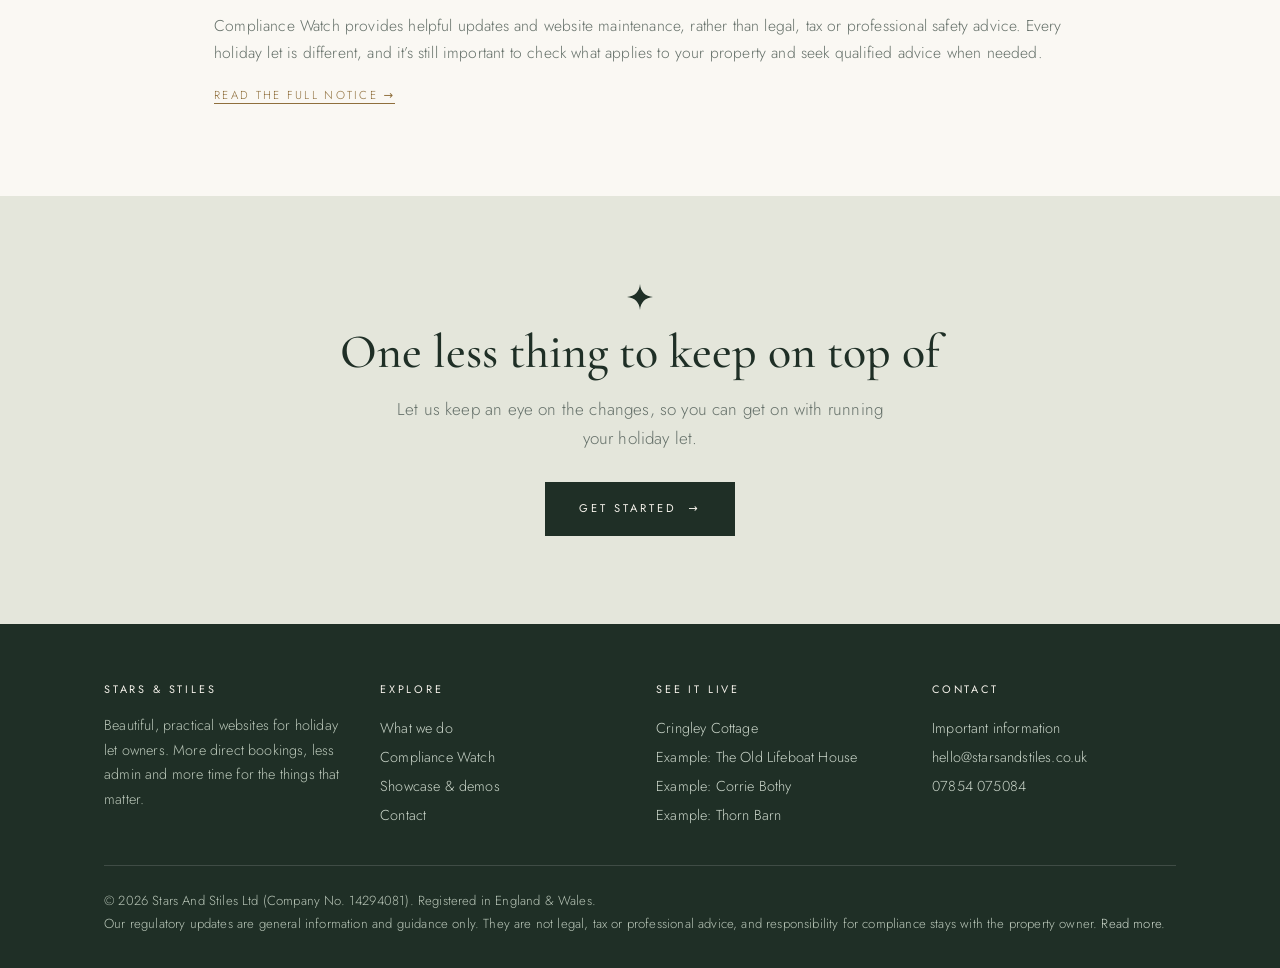
<file: compliance.html>
<!DOCTYPE html>
<html lang="en-GB">
<head>
<meta charset="UTF-8">
<meta name="viewport" content="width=device-width, initial-scale=1.0">
<title>Compliance Watch | Stars & Stiles</title>
<meta name="description" content="Regulation updates for UK holiday let owners, plus website changes made for you when the rules affect your site.">
<link rel="canonical" href="https://starsandstiles.co.uk/compliance.html">
<meta name="theme-color" content="#f5f2eb">
<meta property="og:title" content="Compliance Watch | Stars & Stiles">
<meta property="og:description" content="Regulation updates for UK holiday let owners, plus website changes made for you when the rules affect your site.">
<meta property="og:type" content="website">
<meta property="og:url" content="https://starsandstiles.co.uk/compliance.html">
<meta property="og:image" content="https://starsandstiles.co.uk/assets/cringley-413188738.jpg">
<link rel="icon" href="assets/favicon.svg" type="image/svg+xml">
<link rel="preconnect" href="https://fonts.googleapis.com">
<link rel="preconnect" href="https://fonts.gstatic.com" crossorigin>
<link href="https://fonts.googleapis.com/css2?family=Cormorant+Garamond:wght@400;500;600&family=Jost:wght@300;400;500&display=swap" rel="stylesheet">
<link rel="stylesheet" href="style.css">
<script src="motion.js" defer></script>
</head>
<body>
<header class="topbar"><div class="wrap">
<a class="brand" href="index.html"><img class="logo" src="assets/logo.png" width="640" height="482" alt="Stars &amp; Stiles, for holiday let owners"></a>
<button class="menu-btn" aria-label="Menu" onclick="document.getElementById('m').classList.toggle('open')">Menu</button>
<nav class="site"><ul id="m"><li><a href="index.html">Home</a></li><li><a href="services.html">What we do</a></li><li><a href="compliance.html" aria-current="page">Compliance Watch</a></li><li><a href="showcase.html">Showcase</a></li><li><a class="cta" href="contact.html">Get in touch</a></li></ul></nav>
</div></header>

<header class="hero" style="padding:4.5rem 0 3.5rem"><div class="wrap">
<p class="eyebrow">Optional add-on</p><h1>Compliance Watch</h1>
<p class="lead">The rules around holiday lets are always changing, and keeping up with them is another job on an already long list.</p>
<p class="lead">With Compliance Watch, we keep an eye on what&rsquo;s changing, explain what you need to know in plain English and take care of any relevant updates to your website.</p>
<p class="lead">One less thing for you to worry about.</p>
<p class="lead"><strong>Just &pound;9.99 per month. Cancel anytime.</strong></p></div></header>

<section class="block"><div class="wrap">
<div class="section-head"><h2>How it works</h2></div>
<div class="steps">
<div class="step"><h3>We watch</h3><p>We keep an eye on official sources and industry updates for changes that could affect your holiday let.</p></div>
<div class="step"><h3>We keep you posted</h3><p>When something changes, we&rsquo;ll explain what it means in plain English, with links to the official guidance.</p></div>
<div class="step"><h3>We update your website</h3><p>If a change affects your website, we&rsquo;ll make the relevant updates for you, from policies to pricing information.</p></div>
<div class="step"><h3>You&rsquo;re in control</h3><p>We&rsquo;ll highlight anything you may need to look into, so you can decide what action to take or when to seek professional advice.</p></div>
</div></div></section>

<section class="block alt"><div class="wrap">
<div class="section-head"><h2>Areas we keep an eye on</h2>
<p>There&rsquo;s quite a lot to keep on top of when you own a holiday let. From guest safety and reviews to pricing rules and local licensing, we keep an eye on the changes that could affect you.</p>
<p>Not every rule applies to every property, and requirements can differ across the UK. We&rsquo;ll help you understand what&rsquo;s relevant and where you might need to take action.</p></div>
<div class="tablewrap"><table class="cmp">
<tr><th>The topic</th><th>What we look out for</th><th>What it means for your website</th></tr>
<tr><td>Consumer law &amp; reviews</td><td>Rules around collecting, displaying and managing guest reviews</td><td>Reviews policy page, review display</td></tr>
<tr><td>Pricing display</td><td>How prices and any additional charges must be shown</td><td>Quote and checkout pages</td></tr>
<tr><td>Fire &amp; guest safety</td><td>Changes to fire safety, alarms and guest safety requirements</td><td>Changeover checklists, guest info page</td></tr>
<tr><td>Gas, electrical &amp; other safety</td><td>Inspection, certification and safety record requirements</td><td>Owner reminders and records</td></tr>
<tr><td>Registration &amp; licensing</td><td>National and local registration or licensing requirements</td><td>Registration details on your site where required</td></tr>
<tr><td>Tax</td><td>Changes to tax rules affecting holiday let owners</td><td>Owner updates only, no site change</td></tr>
<tr><td>Data &amp; privacy</td><td>Rules around guest information, cookies and privacy</td><td>Privacy notice, cookie banner</td></tr>
<tr><td>Terms &amp; cancellations</td><td>Requirements around booking terms, refunds and cancellations</td><td>Booking terms page</td></tr>
</table></div></div></section>

<section class="block"><div class="wrap narrow">
<div class="section-head"><h2>A real example</h2></div>
<div class="timeline">
<div class="tl"><time>1 &middot; The rules change</time><h3>New rules around guest reviews</h3><p>When the rules around fake and misleading reviews changed, businesses needed to be clearer about how they collect, check and display customer reviews.</p></div>
<div class="tl"><time>2 &middot; We keep you posted</time><h3>The important bits, in plain English</h3><p>We explain what&rsquo;s changed, why it matters for holiday let owners and anything you might need to do, with a link to the official guidance.</p></div>
<div class="tl"><time>3 &middot; We update your website</time><h3>We&rsquo;ve already done it on ours</h3><p>We added a clear reviews policy to our own Cringley Cottage website, explaining how we collect and display guest reviews. With Compliance Watch, we&rsquo;d take care of the same update on your website.</p></div>
</div>
<p style="margin-top:2rem"><a class="btn dark" href="https://www.cringleycottage.com/reviews-policy.html" target="_blank" rel="noopener">See it on Cringley Cottage &nbsp;&rarr;</a></p>
</div></section>

<section class="block alt clarity"><div class="wrap">
<h2>A little clarity, for peace of mind.</h2>
<p>We&rsquo;re here to help you keep on top of changing rules and requirements, without adding another job to your list.</p>
<p>Compliance Watch provides helpful updates and website maintenance, rather than legal, tax or professional safety advice. Every holiday let is different, and it&rsquo;s still important to check what applies to your property and seek qualified advice when needed.</p>
<a class="textlink" href="disclaimer.html">Read the full notice &rarr;</a></div></section>

<section class="block cta-block"><div class="wrap narrow center">
<svg class="sp s6" viewBox="0 0 24 24" aria-hidden="true"><path d="M12 0C12.5 7 17 11.5 24 12C17 12.5 12.5 17 12 24C11.5 17 7 12.5 0 12C7 11.5 11.5 7 12 0Z" fill="currentColor"/></svg><h2>One less thing to keep on top of</h2>
<p>Let us keep an eye on the changes, so you can get on with running your holiday let.</p>
<a class="btn" href="contact.html">Get started &nbsp;&rarr;</a></div></section>
<footer class="site"><div class="wrap">
<div class="cols">
<div><h4>Stars &amp; Stiles</h4><p>Beautiful, practical websites for holiday let owners. More direct bookings, less admin and more time for the things that matter.</p></div>
<div><h4>Explore</h4><a href="services.html">What we do</a><a href="compliance.html">Compliance Watch</a><a href="showcase.html">Showcase &amp; demos</a><a href="contact.html">Contact</a></div>
<div><h4>See it live</h4><a href="https://www.cringleycottage.com" target="_blank" rel="noopener">Cringley Cottage</a><a href="demos/seaside/">Example: The Old Lifeboat House</a><a href="demos/highland/">Example: Corrie Bothy</a><a href="demos/barn/">Example: Thorn Barn</a></div>
<div><h4>Contact</h4><a href="disclaimer.html">Important information</a><a href="mailto:hello@starsandstiles.co.uk">hello@starsandstiles.co.uk</a><a href="tel:+447854075084">07854 075084</a></div>
</div>
<div class="fine">&copy; 2026 Stars And Stiles Ltd (Company No. 14294081). Registered in England &amp; Wales.<br>
Our regulatory updates are general information and guidance only. They are not legal, tax or professional advice, and responsibility for compliance stays with the property owner. <a href="disclaimer.html" style="display:inline">Read more</a>.</div>
</div></footer>
</body></html>
</file>
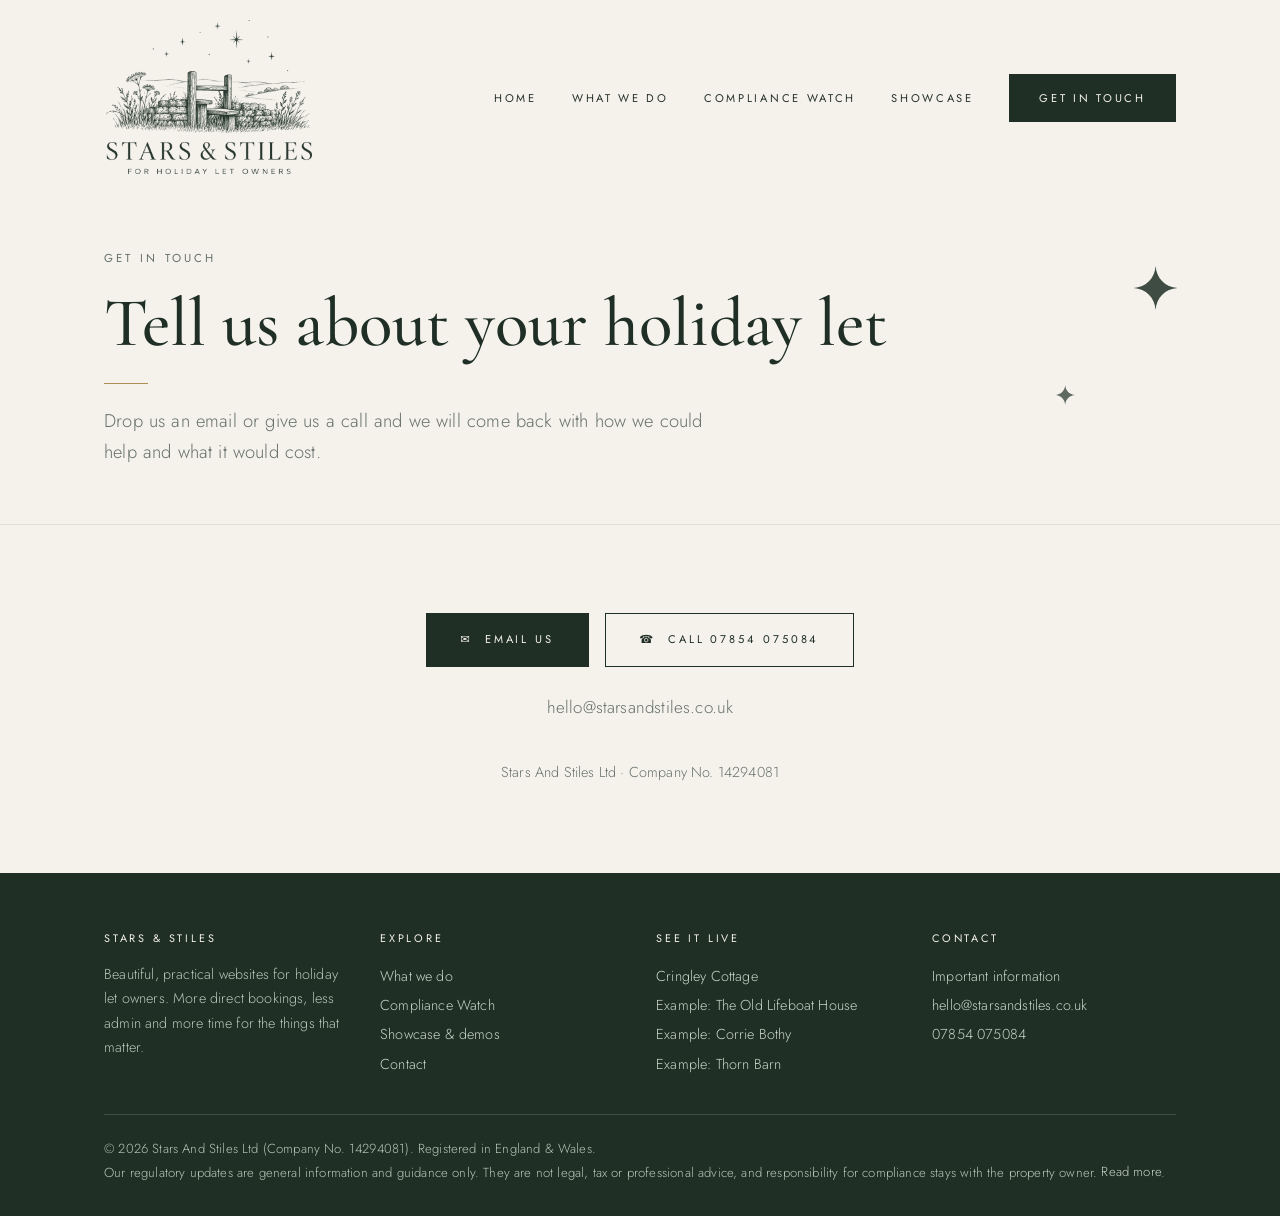
<file: contact.html>
<!DOCTYPE html>
<html lang="en-GB">
<head>
<meta charset="UTF-8">
<meta name="viewport" content="width=device-width, initial-scale=1.0">
<title>Contact | Stars & Stiles</title>
<meta name="description" content="Get in touch by email or phone to talk about a direct booking website for your holiday let.">
<link rel="canonical" href="https://starsandstiles.co.uk/contact.html">
<meta name="theme-color" content="#f5f2eb">
<meta property="og:title" content="Contact | Stars & Stiles">
<meta property="og:description" content="Get in touch by email or phone to talk about a direct booking website for your holiday let.">
<meta property="og:type" content="website">
<meta property="og:url" content="https://starsandstiles.co.uk/contact.html">
<meta property="og:image" content="https://starsandstiles.co.uk/assets/cringley-413188738.jpg">
<link rel="icon" href="assets/favicon.svg" type="image/svg+xml">
<link rel="preconnect" href="https://fonts.googleapis.com">
<link rel="preconnect" href="https://fonts.gstatic.com" crossorigin>
<link href="https://fonts.googleapis.com/css2?family=Cormorant+Garamond:wght@400;500;600&family=Jost:wght@300;400;500&display=swap" rel="stylesheet">
<link rel="stylesheet" href="style.css">
<script src="motion.js" defer></script>
</head>
<body>
<header class="topbar"><div class="wrap">
<a class="brand" href="index.html"><img class="logo" src="assets/logo.png" width="640" height="482" alt="Stars &amp; Stiles, for holiday let owners"></a>
<button class="menu-btn" aria-label="Menu" onclick="document.getElementById('m').classList.toggle('open')">Menu</button>
<nav class="site"><ul id="m"><li><a href="index.html">Home</a></li><li><a href="services.html">What we do</a></li><li><a href="compliance.html">Compliance Watch</a></li><li><a href="showcase.html">Showcase</a></li><li><a class="cta" href="contact.html">Get in touch</a></li></ul></nav>
</div></header>

<header class="hero" style="padding:4.5rem 0 3.5rem"><div class="wrap">
<p class="eyebrow">Get in touch</p><h1>Tell us about your holiday let</h1>
<p class="lead">Drop us an email or give us a call and we will come back with how we could help and what it would cost.</p></div></header>
<section class="block"><div class="wrap narrow" style="text-align:center">
<div style="display:flex;gap:1rem;justify-content:center;flex-wrap:wrap">
<a class="btn" href="mailto:hello@starsandstiles.co.uk?subject=Enquiry%20from%20starsandstiles.co.uk">&#9993;&nbsp; Email us</a>
<a class="btn ghost-dark" href="tel:+447854075084">&#9742;&nbsp; Call 07854 075084</a>
</div>
<p style="margin-top:1.6rem;color:var(--muted)">hello@starsandstiles.co.uk</p>
<p style="margin-top:2.4rem;font-size:.9rem;color:var(--muted)">Stars And Stiles Ltd &middot; Company No. 14294081</p>
</div></section>
<footer class="site"><div class="wrap">
<div class="cols">
<div><h4>Stars &amp; Stiles</h4><p>Beautiful, practical websites for holiday let owners. More direct bookings, less admin and more time for the things that matter.</p></div>
<div><h4>Explore</h4><a href="services.html">What we do</a><a href="compliance.html">Compliance Watch</a><a href="showcase.html">Showcase &amp; demos</a><a href="contact.html">Contact</a></div>
<div><h4>See it live</h4><a href="https://www.cringleycottage.com" target="_blank" rel="noopener">Cringley Cottage</a><a href="demos/seaside/">Example: The Old Lifeboat House</a><a href="demos/highland/">Example: Corrie Bothy</a><a href="demos/barn/">Example: Thorn Barn</a></div>
<div><h4>Contact</h4><a href="disclaimer.html">Important information</a><a href="mailto:hello@starsandstiles.co.uk">hello@starsandstiles.co.uk</a><a href="tel:+447854075084">07854 075084</a></div>
</div>
<div class="fine">&copy; 2026 Stars And Stiles Ltd (Company No. 14294081). Registered in England &amp; Wales.<br>
Our regulatory updates are general information and guidance only. They are not legal, tax or professional advice, and responsibility for compliance stays with the property owner. <a href="disclaimer.html" style="display:inline">Read more</a>.</div>
</div></footer>
</body></html>
</file>
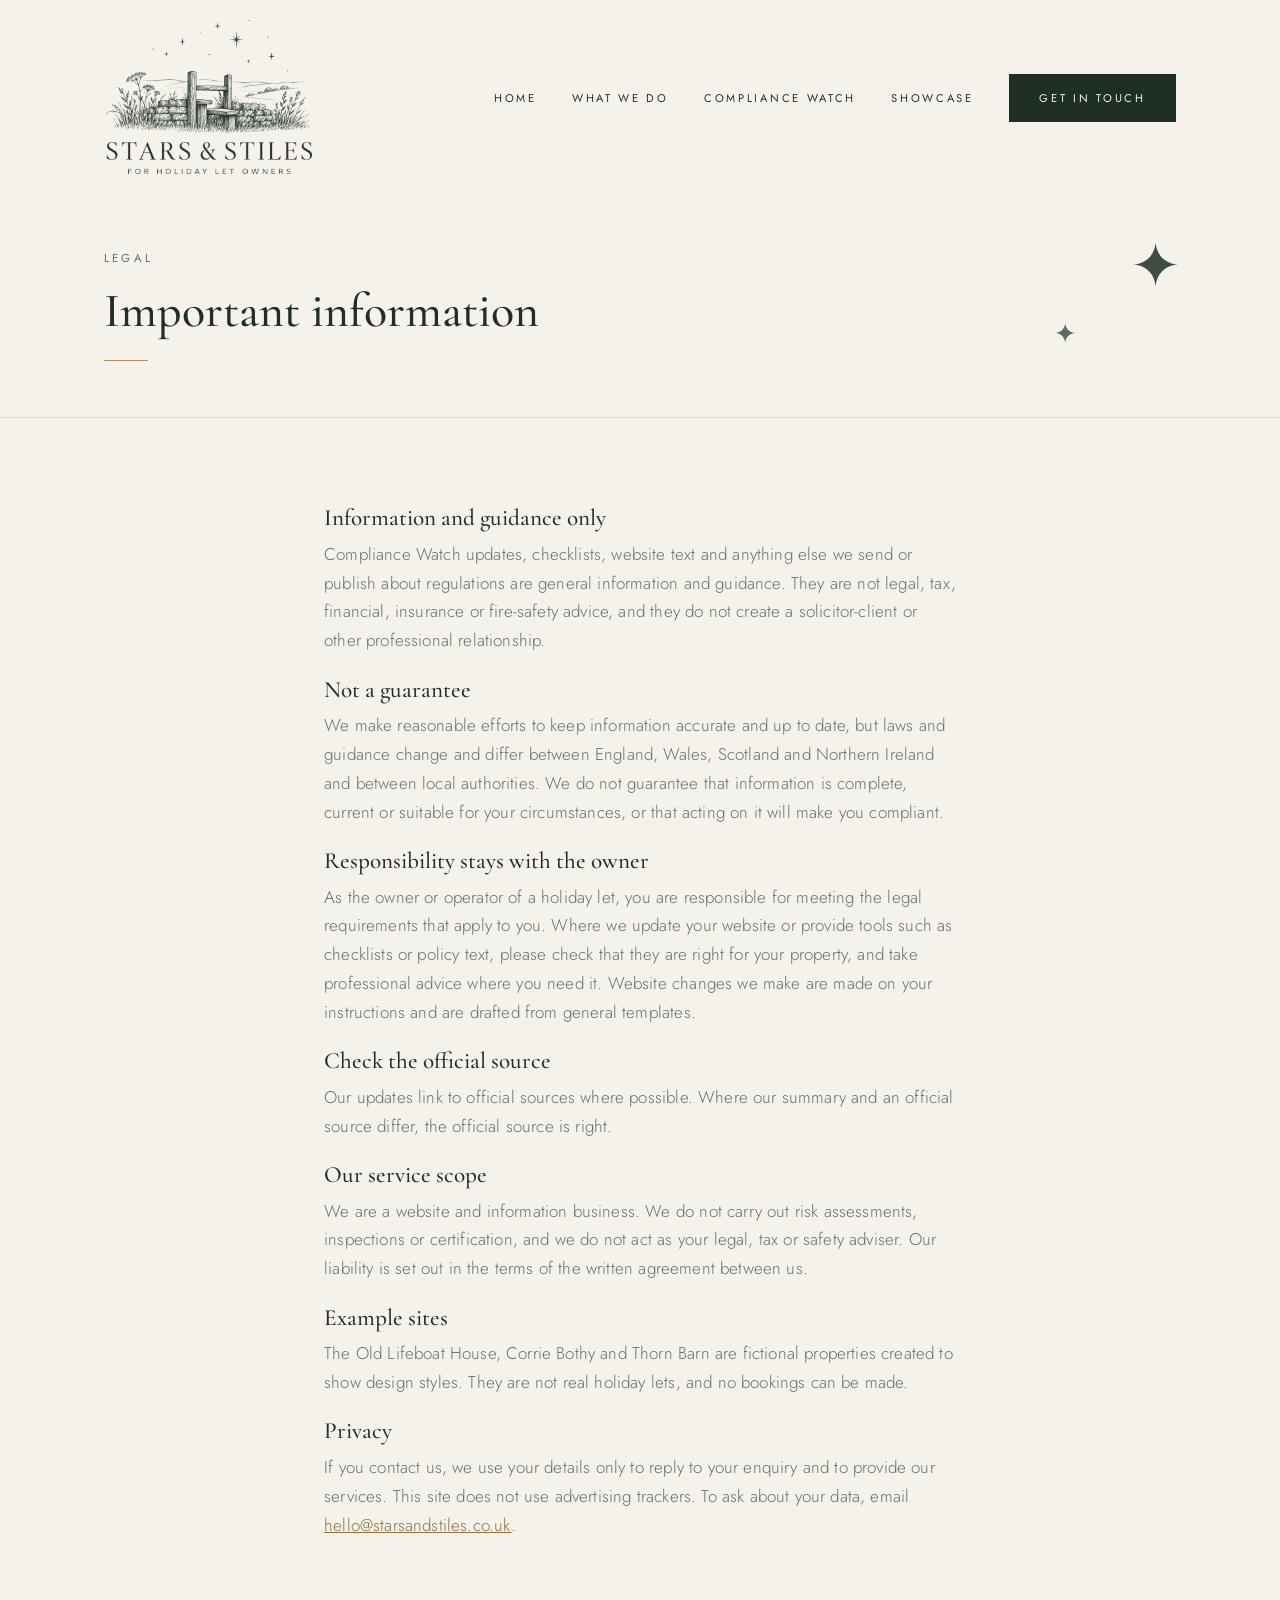
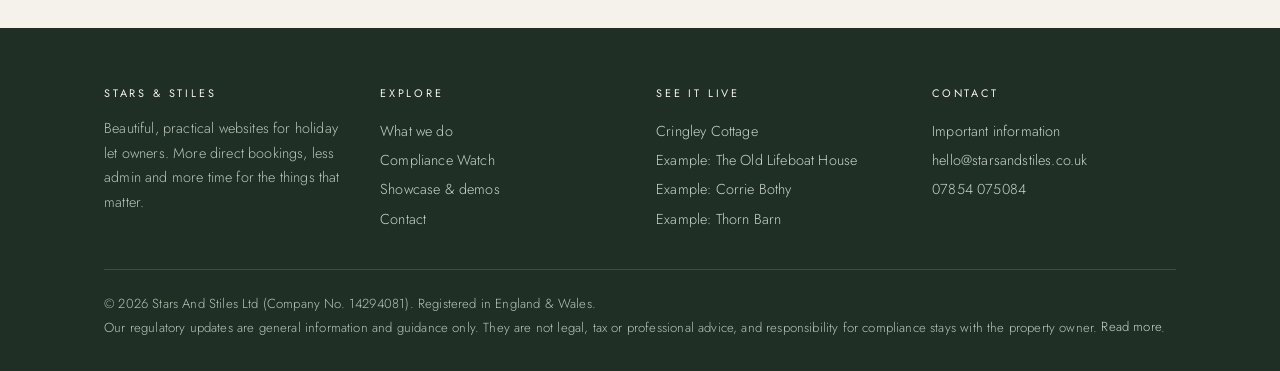
<file: disclaimer.html>
<!DOCTYPE html>
<html lang="en-GB">
<head>
<meta charset="UTF-8">
<meta name="viewport" content="width=device-width, initial-scale=1.0">
<title>Important information | Stars & Stiles</title>
<meta name="description" content="How to read our regulatory updates: general information, not legal or professional advice.">
<link rel="canonical" href="https://starsandstiles.co.uk/disclaimer.html">
<meta name="theme-color" content="#f5f2eb">
<meta property="og:title" content="Important information | Stars & Stiles">
<meta property="og:description" content="How to read our regulatory updates: general information, not legal or professional advice.">
<meta property="og:type" content="website">
<meta property="og:url" content="https://starsandstiles.co.uk/disclaimer.html">
<meta property="og:image" content="https://starsandstiles.co.uk/assets/cringley-413188738.jpg">
<link rel="icon" href="assets/favicon.svg" type="image/svg+xml">
<link rel="preconnect" href="https://fonts.googleapis.com">
<link rel="preconnect" href="https://fonts.gstatic.com" crossorigin>
<link href="https://fonts.googleapis.com/css2?family=Cormorant+Garamond:wght@400;500;600&family=Jost:wght@300;400;500&display=swap" rel="stylesheet">
<link rel="stylesheet" href="style.css">
<script src="motion.js" defer></script>
</head>
<body>
<header class="topbar"><div class="wrap">
<a class="brand" href="index.html"><img class="logo" src="assets/logo.png" width="640" height="482" alt="Stars &amp; Stiles, for holiday let owners"></a>
<button class="menu-btn" aria-label="Menu" onclick="document.getElementById('m').classList.toggle('open')">Menu</button>
<nav class="site"><ul id="m"><li><a href="index.html">Home</a></li><li><a href="services.html">What we do</a></li><li><a href="compliance.html">Compliance Watch</a></li><li><a href="showcase.html">Showcase</a></li><li><a class="cta" href="contact.html">Get in touch</a></li></ul></nav>
</div></header>

<header class="hero" style="padding:4rem 0 3rem"><div class="wrap"><p class="eyebrow">Legal</p><h1 style="font-size:clamp(2rem,5vw,3rem)">Important information</h1></div></header>
<section class="block"><div class="wrap narrow">
<h3>Information and guidance only</h3>
<p style="margin-bottom:1.4rem;color:var(--muted)">Compliance Watch updates, checklists, website text and anything else we send or publish about regulations are general information and guidance. They are not legal, tax, financial, insurance or fire-safety advice, and they do not create a solicitor-client or other professional relationship.</p>
<h3>Not a guarantee</h3>
<p style="margin-bottom:1.4rem;color:var(--muted)">We make reasonable efforts to keep information accurate and up to date, but laws and guidance change and differ between England, Wales, Scotland and Northern Ireland and between local authorities. We do not guarantee that information is complete, current or suitable for your circumstances, or that acting on it will make you compliant.</p>
<h3>Responsibility stays with the owner</h3>
<p style="margin-bottom:1.4rem;color:var(--muted)">As the owner or operator of a holiday let, you are responsible for meeting the legal requirements that apply to you. Where we update your website or provide tools such as checklists or policy text, please check that they are right for your property, and take professional advice where you need it. Website changes we make are made on your instructions and are drafted from general templates.</p>
<h3>Check the official source</h3>
<p style="margin-bottom:1.4rem;color:var(--muted)">Our updates link to official sources where possible. Where our summary and an official source differ, the official source is right.</p>
<h3>Our service scope</h3>
<p style="margin-bottom:1.4rem;color:var(--muted)">We are a website and information business. We do not carry out risk assessments, inspections or certification, and we do not act as your legal, tax or safety adviser. Our liability is set out in the terms of the written agreement between us.</p>
<h3>Example sites</h3>
<p style="margin-bottom:1.4rem;color:var(--muted)">The Old Lifeboat House, Corrie Bothy and Thorn Barn are fictional properties created to show design styles. They are not real holiday lets, and no bookings can be made.</p>
<h3>Privacy</h3>
<p style="color:var(--muted)">If you contact us, we use your details only to reply to your enquiry and to provide our services. This site does not use advertising trackers. To ask about your data, email <a href="mailto:hello@starsandstiles.co.uk">hello@starsandstiles.co.uk</a>.</p>
</div></section>
<footer class="site"><div class="wrap">
<div class="cols">
<div><h4>Stars &amp; Stiles</h4><p>Beautiful, practical websites for holiday let owners. More direct bookings, less admin and more time for the things that matter.</p></div>
<div><h4>Explore</h4><a href="services.html">What we do</a><a href="compliance.html">Compliance Watch</a><a href="showcase.html">Showcase &amp; demos</a><a href="contact.html">Contact</a></div>
<div><h4>See it live</h4><a href="https://www.cringleycottage.com" target="_blank" rel="noopener">Cringley Cottage</a><a href="demos/seaside/">Example: The Old Lifeboat House</a><a href="demos/highland/">Example: Corrie Bothy</a><a href="demos/barn/">Example: Thorn Barn</a></div>
<div><h4>Contact</h4><a href="disclaimer.html">Important information</a><a href="mailto:hello@starsandstiles.co.uk">hello@starsandstiles.co.uk</a><a href="tel:+447854075084">07854 075084</a></div>
</div>
<div class="fine">&copy; 2026 Stars And Stiles Ltd (Company No. 14294081). Registered in England &amp; Wales.<br>
Our regulatory updates are general information and guidance only. They are not legal, tax or professional advice, and responsibility for compliance stays with the property owner. <a href="disclaimer.html" style="display:inline">Read more</a>.</div>
</div></footer>
</body></html>
</file>
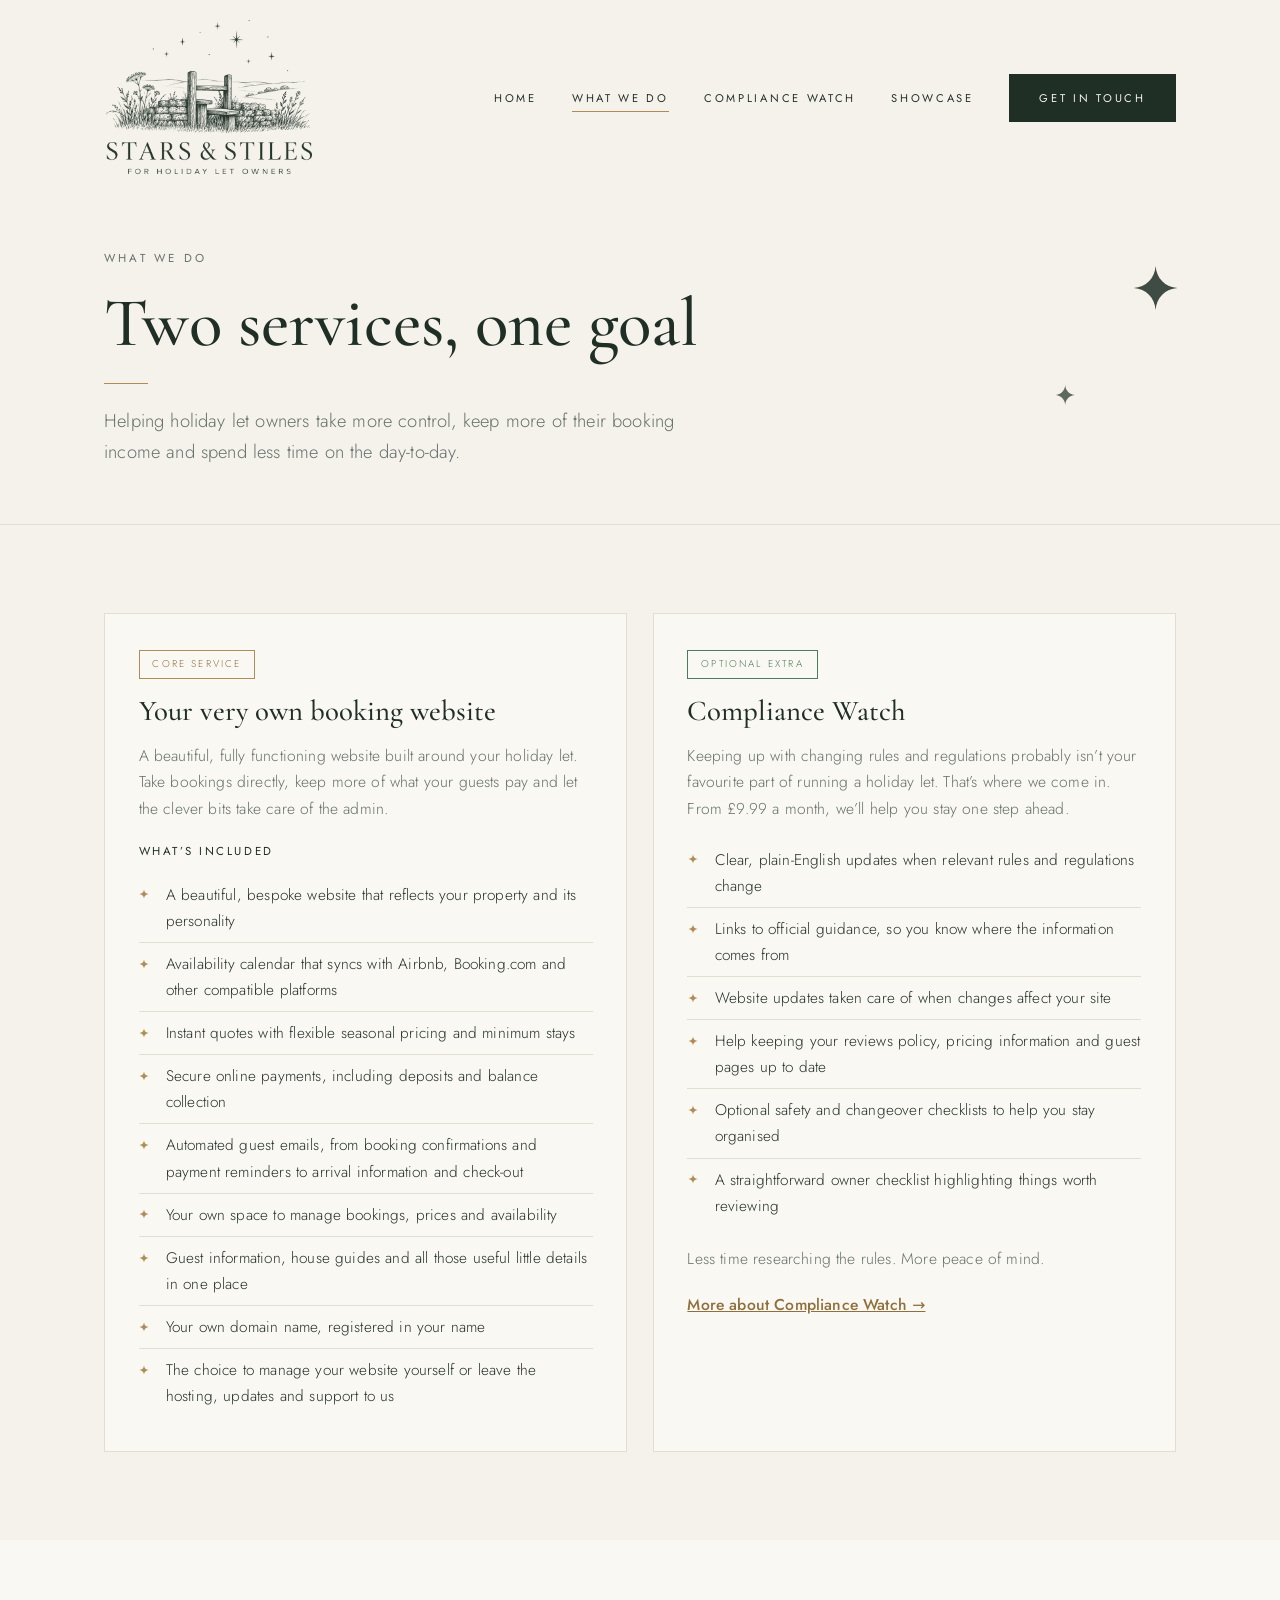
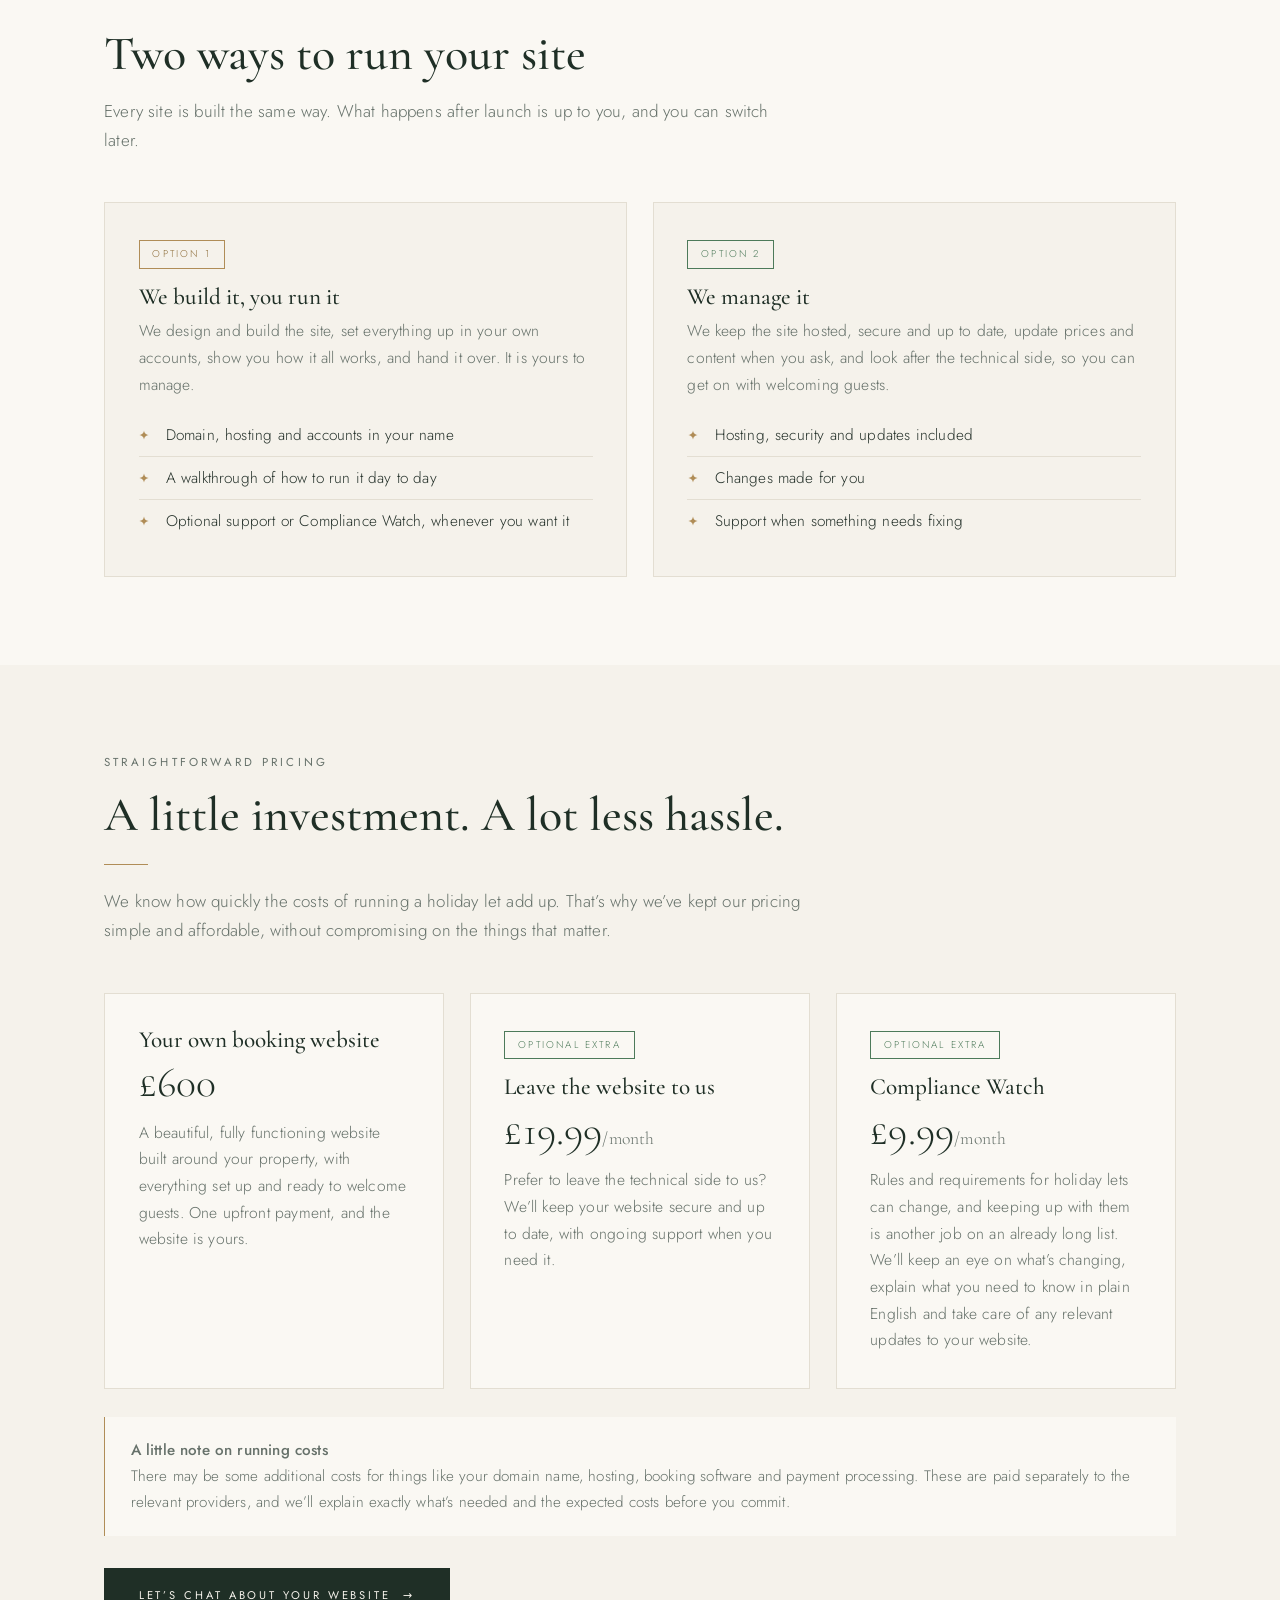
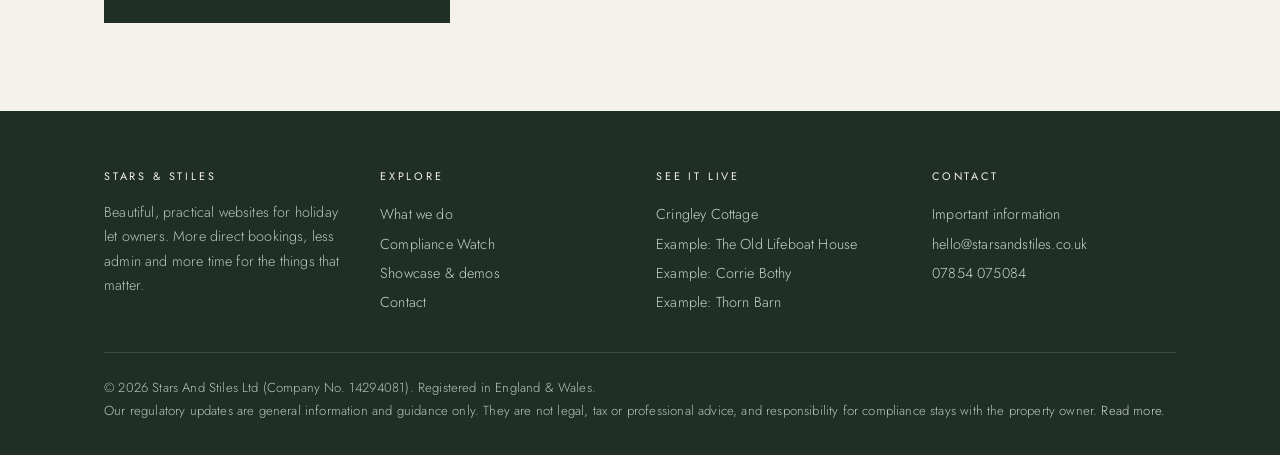
<file: services.html>
<!DOCTYPE html>
<html lang="en-GB">
<head>
<meta charset="UTF-8">
<meta name="viewport" content="width=device-width, initial-scale=1.0">
<title>What we do | Stars & Stiles</title>
<meta name="description" content="Direct booking websites for holiday lets, managed by us or handed over to you, plus an optional Compliance Watch regulation update service.">
<link rel="canonical" href="https://starsandstiles.co.uk/services.html">
<meta name="theme-color" content="#f5f2eb">
<meta property="og:title" content="What we do | Stars & Stiles">
<meta property="og:description" content="Direct booking websites for holiday lets, managed by us or handed over to you, plus an optional Compliance Watch regulation update service.">
<meta property="og:type" content="website">
<meta property="og:url" content="https://starsandstiles.co.uk/services.html">
<meta property="og:image" content="https://starsandstiles.co.uk/assets/cringley-413188738.jpg">
<link rel="icon" href="assets/favicon.svg" type="image/svg+xml">
<link rel="preconnect" href="https://fonts.googleapis.com">
<link rel="preconnect" href="https://fonts.gstatic.com" crossorigin>
<link href="https://fonts.googleapis.com/css2?family=Cormorant+Garamond:wght@400;500;600&family=Jost:wght@300;400;500&display=swap" rel="stylesheet">
<link rel="stylesheet" href="style.css">
<script src="motion.js" defer></script>
</head>
<body>
<header class="topbar"><div class="wrap">
<a class="brand" href="index.html"><img class="logo" src="assets/logo.png" width="640" height="482" alt="Stars &amp; Stiles, for holiday let owners"></a>
<button class="menu-btn" aria-label="Menu" onclick="document.getElementById('m').classList.toggle('open')">Menu</button>
<nav class="site"><ul id="m"><li><a href="index.html">Home</a></li><li><a href="services.html" aria-current="page">What we do</a></li><li><a href="compliance.html">Compliance Watch</a></li><li><a href="showcase.html">Showcase</a></li><li><a class="cta" href="contact.html">Get in touch</a></li></ul></nav>
</div></header>

<header class="hero" style="padding:4.5rem 0 3.5rem"><div class="wrap">
<p class="eyebrow">What we do</p><h1>Two services, one goal</h1>
<p class="lead">Helping holiday let owners take more control, keep more of their booking income and spend less time on the day-to-day.</p></div></header>

<section class="block"><div class="wrap">
<div class="grid g2">
<div class="card"><span class="tag">Core service</span><h2 style="font-size:1.8rem">Your very own booking website</h2>
<p>A beautiful, fully functioning website built around your holiday let. Take bookings directly, keep more of what your guests pay and let the clever bits take care of the admin.</p>
<h3 class="incl">What&rsquo;s included</h3>
<ul class="ticks">
<li>A beautiful, bespoke website that reflects your property and its personality</li>
<li>Availability calendar that syncs with Airbnb, Booking.com and other compatible platforms</li>
<li>Instant quotes with flexible seasonal pricing and minimum stays</li>
<li>Secure online payments, including deposits and balance collection</li>
<li>Automated guest emails, from booking confirmations and payment reminders to arrival information and check-out</li>
<li>Your own space to manage bookings, prices and availability</li>
<li>Guest information, house guides and all those useful little details in one place</li>
<li>Your own domain name, registered in your name</li>
<li>The choice to manage your website yourself or leave the hosting, updates and support to us</li></ul></div>
<div class="card"><span class="tag green">Optional extra</span><h2 style="font-size:1.8rem">Compliance Watch</h2>
<p>Keeping up with changing rules and regulations probably isn&rsquo;t your favourite part of running a holiday let. That&rsquo;s where we come in.</p>
<p>From &pound;9.99 a month, we&rsquo;ll help you stay one step ahead.</p>
<ul class="ticks">
<li>Clear, plain-English updates when relevant rules and regulations change</li>
<li>Links to official guidance, so you know where the information comes from</li>
<li>Website updates taken care of when changes affect your site</li>
<li>Help keeping your reviews policy, pricing information and guest pages up to date</li>
<li>Optional safety and changeover checklists to help you stay organised</li>
<li>A straightforward owner checklist highlighting things worth reviewing</li></ul>
<p style="margin-top:1.2rem">Less time researching the rules. More peace of mind.</p>
<p style="margin-top:1.2rem"><a href="compliance.html"><strong>More about Compliance Watch &rarr;</strong></a></p></div>
</div></div></section>

<section class="block alt"><div class="wrap">
<div class="section-head"><h2>Two ways to run your site</h2>
<p>Every site is built the same way. What happens after launch is up to you, and you can switch later.</p></div>
<div class="grid g2">
<div class="card"><span class="tag">Option 1</span><h3>We build it, you run it</h3><p>We design and build the site, set everything up in your own accounts, show you how it all works, and hand it over. It is yours to manage.</p>
<ul class="ticks"><li>Domain, hosting and accounts in your name</li><li>A walkthrough of how to run it day to day</li><li>Optional support or Compliance Watch, whenever you want it</li></ul></div>
<div class="card"><span class="tag green">Option 2</span><h3>We manage it</h3><p>We keep the site hosted, secure and up to date, update prices and content when you ask, and look after the technical side, so you can get on with welcoming guests.</p>
<ul class="ticks"><li>Hosting, security and updates included</li><li>Changes made for you</li><li>Support when something needs fixing</li></ul></div>
</div></div></section>

<section class="block"><div class="wrap">
<div class="section-head"><p class="label">Straightforward pricing</p><h2>A little investment. A lot less hassle.</h2>
<span class="rule"></span>
<p>We know how quickly the costs of running a holiday let add up. That&rsquo;s why we&rsquo;ve kept our pricing simple and affordable, without compromising on the things that matter.</p></div>
<div class="grid g3">
<div class="card price"><h3>Your own booking website</h3><p class="amt">&pound;600</p>
<p>A beautiful, fully functioning website built around your property, with everything set up and ready to welcome guests. One upfront payment, and the website is yours.</p></div>
<div class="card price"><span class="tag green">Optional extra</span><h3>Leave the website to us</h3><p class="amt">&pound;19.99<small>/month</small></p>
<p>Prefer to leave the technical side to us? We&rsquo;ll keep your website secure and up to date, with ongoing support when you need it.</p></div>
<div class="card price"><span class="tag green">Optional extra</span><h3>Compliance Watch</h3><p class="amt">&pound;9.99<small>/month</small></p>
<p>Rules and requirements for holiday lets can change, and keeping up with them is another job on an already long list. We&rsquo;ll keep an eye on what&rsquo;s changing, explain what you need to know in plain English and take care of any relevant updates to your website.</p></div>
</div>
<div class="notice" style="margin-top:1.8rem"><strong>A little note on running costs</strong><br>There may be some additional costs for things like your domain name, hosting, booking software and payment processing. These are paid separately to the relevant providers, and we&rsquo;ll explain exactly what&rsquo;s needed and the expected costs before you commit.</div>
<p style="margin-top:2rem"><a class="btn" href="contact.html">Let&rsquo;s chat about your website &nbsp;&rarr;</a></p>
</div></section>
<footer class="site"><div class="wrap">
<div class="cols">
<div><h4>Stars &amp; Stiles</h4><p>Beautiful, practical websites for holiday let owners. More direct bookings, less admin and more time for the things that matter.</p></div>
<div><h4>Explore</h4><a href="services.html">What we do</a><a href="compliance.html">Compliance Watch</a><a href="showcase.html">Showcase &amp; demos</a><a href="contact.html">Contact</a></div>
<div><h4>See it live</h4><a href="https://www.cringleycottage.com" target="_blank" rel="noopener">Cringley Cottage</a><a href="demos/seaside/">Example: The Old Lifeboat House</a><a href="demos/highland/">Example: Corrie Bothy</a><a href="demos/barn/">Example: Thorn Barn</a></div>
<div><h4>Contact</h4><a href="disclaimer.html">Important information</a><a href="mailto:hello@starsandstiles.co.uk">hello@starsandstiles.co.uk</a><a href="tel:+447854075084">07854 075084</a></div>
</div>
<div class="fine">&copy; 2026 Stars And Stiles Ltd (Company No. 14294081). Registered in England &amp; Wales.<br>
Our regulatory updates are general information and guidance only. They are not legal, tax or professional advice, and responsibility for compliance stays with the property owner. <a href="disclaimer.html" style="display:inline">Read more</a>.</div>
</div></footer>
</body></html>
</file>
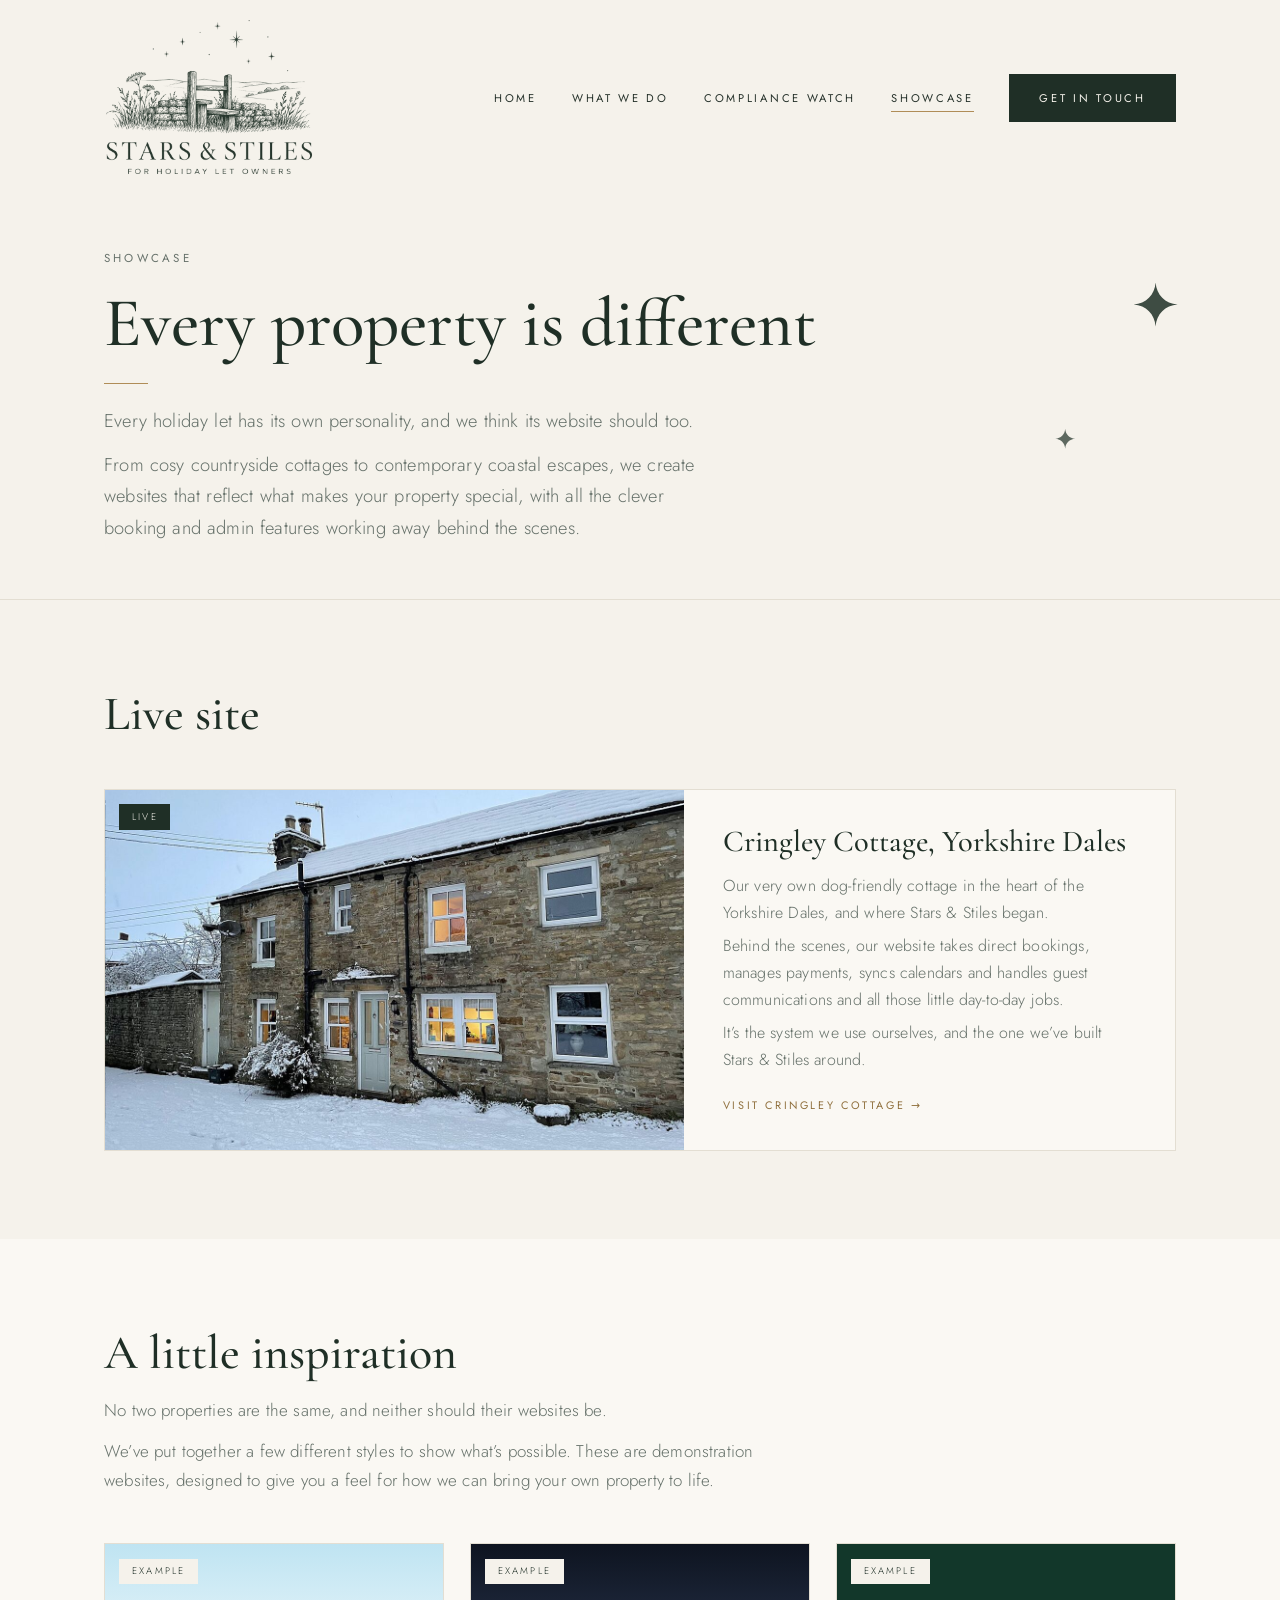
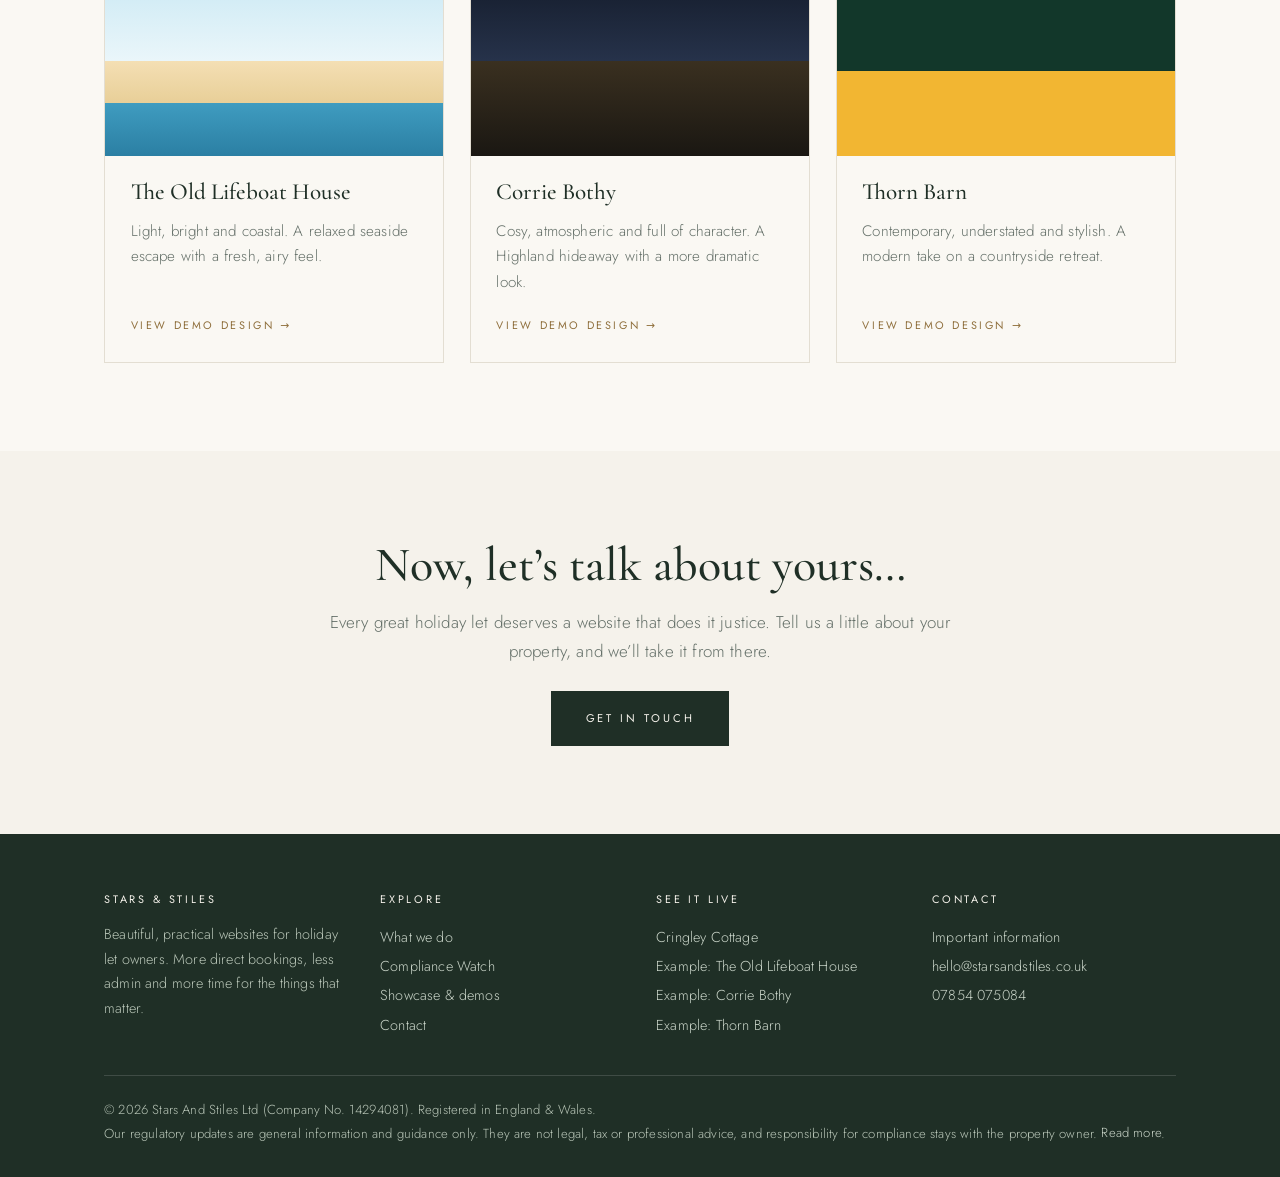
<file: showcase.html>
<!DOCTYPE html>
<html lang="en-GB">
<head>
<meta charset="UTF-8">
<meta name="viewport" content="width=device-width, initial-scale=1.0">
<title>Showcase | Stars & Stiles</title>
<meta name="description" content="See a live holiday let site we run, plus more example sites showing different designs.">
<link rel="canonical" href="https://starsandstiles.co.uk/showcase.html">
<meta name="theme-color" content="#f5f2eb">
<meta property="og:title" content="Showcase | Stars & Stiles">
<meta property="og:description" content="See a live holiday let site we run, plus more example sites showing different designs.">
<meta property="og:type" content="website">
<meta property="og:url" content="https://starsandstiles.co.uk/showcase.html">
<meta property="og:image" content="https://starsandstiles.co.uk/assets/cringley-413188738.jpg">
<link rel="icon" href="assets/favicon.svg" type="image/svg+xml">
<link rel="preconnect" href="https://fonts.googleapis.com">
<link rel="preconnect" href="https://fonts.gstatic.com" crossorigin>
<link href="https://fonts.googleapis.com/css2?family=Cormorant+Garamond:wght@400;500;600&family=Jost:wght@300;400;500&display=swap" rel="stylesheet">
<link rel="stylesheet" href="style.css">
<script src="motion.js" defer></script>
</head>
<body>
<header class="topbar"><div class="wrap">
<a class="brand" href="index.html"><img class="logo" src="assets/logo.png" width="640" height="482" alt="Stars &amp; Stiles, for holiday let owners"></a>
<button class="menu-btn" aria-label="Menu" onclick="document.getElementById('m').classList.toggle('open')">Menu</button>
<nav class="site"><ul id="m"><li><a href="index.html">Home</a></li><li><a href="services.html">What we do</a></li><li><a href="compliance.html">Compliance Watch</a></li><li><a href="showcase.html" aria-current="page">Showcase</a></li><li><a class="cta" href="contact.html">Get in touch</a></li></ul></nav>
</div></header>

<header class="hero" style="padding:4.5rem 0 3.5rem"><div class="wrap">
<p class="eyebrow">Showcase</p><h1>Every property is different</h1>
<p class="lead">Every holiday let has its own personality, and we think its website should too.</p>
<p class="lead">From cosy countryside cottages to contemporary coastal escapes, we create websites that reflect what makes your property special, with all the clever booking and admin features working away behind the scenes.</p></div></header>

<section class="block"><div class="wrap">
<div class="section-head"><h2>Live site</h2></div>
<a class="show wide" href="https://www.cringleycottage.com" target="_blank" rel="noopener">
<div class="thumb" style="background-image:url(assets/cringley-IMG_1423.jpg)"><span class="live">Live</span></div>
<div class="body"><h3>Cringley Cottage, Yorkshire Dales</h3>
<p>Our very own dog-friendly cottage in the heart of the Yorkshire Dales, and where Stars &amp; Stiles began.</p>
<p>Behind the scenes, our website takes direct bookings, manages payments, syncs calendars and handles guest communications and all those little day-to-day jobs.</p>
<p>It&rsquo;s the system we use ourselves, and the one we&rsquo;ve built Stars &amp; Stiles around.</p>
<span class="more">Visit Cringley Cottage &rarr;</span></div></a>
</div></section>

<section class="block alt"><div class="wrap">
<div class="section-head"><h2>A little inspiration</h2>
<p>No two properties are the same, and neither should their websites be.</p>
<p>We&rsquo;ve put together a few different styles to show what&rsquo;s possible. These are demonstration websites, designed to give you a feel for how we can bring your own property to life.</p></div>
<div class="showcase">
<a class="show" href="demos/seaside/"><div class="thumb" style="background:linear-gradient(180deg,#bfe4f2 0,#eaf6fa 55%,#f4dfb4 55%,#e8cf98 75%,#3f9cc0 75%,#2b7fa3 100%)"><img src="https://images.unsplash.com/photo-1510069551606-f9ec0a62fe28?auto=format&fit=crop&q=75&w=900" alt="White house beside the sea" loading="lazy" onerror="this.remove()"><span class="live ex">Example</span></div>
<div class="body"><h3>The Old Lifeboat House</h3><p>Light, bright and coastal. A relaxed seaside escape with a fresh, airy feel.</p><span class="more">View demo design &rarr;</span></div></a>
<a class="show" href="demos/highland/"><div class="thumb" style="background:linear-gradient(180deg,#0e1420 0,#26324a 55%,#3a3020 55%,#1a1712 100%)"><img src="https://images.unsplash.com/photo-1773057679427-3aa69c2369e2?auto=format&fit=crop&q=75&w=900" alt="Small white house in a misty Scottish glen" loading="lazy" onerror="this.remove()"><span class="live ex">Example</span></div>
<div class="body"><h3>Corrie Bothy</h3><p>Cosy, atmospheric and full of character. A Highland hideaway with a more dramatic look.</p><span class="more">View demo design &rarr;</span></div></a>
<a class="show" href="demos/barn/"><div class="thumb" style="background:linear-gradient(180deg,#12372a 0,#12372a 60%,#f2b632 60%,#f2b632 100%)"><img src="https://images.unsplash.com/photo-1766854766161-86ca70a0f245?auto=format&fit=crop&q=75&w=900" alt="Barn interior with exposed beams" loading="lazy" onerror="this.remove()"><span class="live ex">Example</span></div>
<div class="body"><h3>Thorn Barn</h3><p>Contemporary, understated and stylish. A modern take on a countryside retreat.</p><span class="more">View demo design &rarr;</span></div></a>
</div></div></section>

<section class="block"><div class="wrap narrow" style="text-align:center">
<h2>Now, let&rsquo;s talk about yours&hellip;</h2>
<p style="color:var(--muted);margin-bottom:1.6rem">Every great holiday let deserves a website that does it justice. Tell us a little about your property, and we&rsquo;ll take it from there.</p>
<a class="btn" href="contact.html">Get in touch</a></div></section>
<footer class="site"><div class="wrap">
<div class="cols">
<div><h4>Stars &amp; Stiles</h4><p>Beautiful, practical websites for holiday let owners. More direct bookings, less admin and more time for the things that matter.</p></div>
<div><h4>Explore</h4><a href="services.html">What we do</a><a href="compliance.html">Compliance Watch</a><a href="showcase.html">Showcase &amp; demos</a><a href="contact.html">Contact</a></div>
<div><h4>See it live</h4><a href="https://www.cringleycottage.com" target="_blank" rel="noopener">Cringley Cottage</a><a href="demos/seaside/">Example: The Old Lifeboat House</a><a href="demos/highland/">Example: Corrie Bothy</a><a href="demos/barn/">Example: Thorn Barn</a></div>
<div><h4>Contact</h4><a href="disclaimer.html">Important information</a><a href="mailto:hello@starsandstiles.co.uk">hello@starsandstiles.co.uk</a><a href="tel:+447854075084">07854 075084</a></div>
</div>
<div class="fine">&copy; 2026 Stars And Stiles Ltd (Company No. 14294081). Registered in England &amp; Wales.<br>
Our regulatory updates are general information and guidance only. They are not legal, tax or professional advice, and responsibility for compliance stays with the property owner. <a href="disclaimer.html" style="display:inline">Read more</a>.</div>
</div></footer>
</body></html>
</file>
<file: style.css>
/* Stars & Stiles — "Golden hour": warm cream, soft serif, deep green, sage, sparkle */
*,*::before,*::after{box-sizing:border-box;margin:0;padding:0}
:root{
  --cream:#f5f2eb;--paper:#faf8f3;--forest:#1f2f26;--forest-2:#2b4034;--sage:#b9bda9;--sage-soft:#e4e6db;
  --gold:#b08d57;--gold-dark:#8f6f3c;--ink:#26322b;--muted:#66716a;--stone:#e3ded2;--white:#fff;--green:#4d7a5a;
}
html{scroll-behavior:smooth}
body{font-family:'Jost',system-ui,sans-serif;font-weight:300;background:var(--cream);color:var(--ink);line-height:1.7;font-size:17px;letter-spacing:.01em}
img{max-width:100%;display:block}
a{color:var(--gold-dark)}
strong{font-weight:500}
h1,h2,h3{font-family:'Cormorant Garamond',Georgia,serif;font-weight:500;line-height:1.1;letter-spacing:0;color:var(--forest)}
h1{font-size:clamp(2.8rem,6.4vw,5.2rem)}
h2{font-size:clamp(2rem,4vw,3rem);margin-bottom:1rem}
h3{font-size:1.45rem;margin-bottom:.5rem}
.wrap{max-width:1200px;margin:0 auto;padding:0 5%}
.narrow{max-width:760px}
.center{text-align:center}
.label,.eyebrow{font-size:.72rem;letter-spacing:.28em;text-transform:uppercase;color:var(--muted);font-weight:400;margin-bottom:1rem}
.rule{display:block;width:44px;height:1px;background:var(--gold);margin:1.4rem 0}
.center .rule,.section-head.center .rule{margin-left:auto;margin-right:auto}

/* ---------- sparkles ---------- */
.sp{position:absolute;color:var(--forest);width:22px;height:22px;animation:tw 4.5s ease-in-out infinite;pointer-events:none}
@keyframes tw{0%,100%{opacity:.35;transform:scale(.8) rotate(0)}50%{opacity:1;transform:scale(1.15) rotate(12deg)}}
.sp:nth-of-type(2n){animation-delay:-1.7s}.sp:nth-of-type(3n){animation-delay:-3s}

/* ---------- header ---------- */
header.topbar{background:var(--cream);position:relative;z-index:50}
header.topbar .wrap{display:flex;align-items:center;justify-content:space-between;gap:1.5rem;padding-top:1.1rem;padding-bottom:1.1rem}
.brand{position:relative;display:flex;flex-direction:column;align-items:center;text-decoration:none;color:var(--forest);width:max-content;line-height:1}
.brand .gate{width:230px;height:auto;margin-bottom:.5rem}
.brand .logo{display:block;width:210px;height:auto}
.brand .sp.b1{width:13px;height:13px;top:-6px;right:14px;color:var(--forest)}
.brand .sp.b2{width:8px;height:8px;top:8px;right:-2px;color:var(--forest);animation-delay:-2s}
.brand .bn{font-family:'Cormorant Garamond',serif;font-weight:400;font-size:1.7rem;letter-spacing:.36em;margin-right:-.36em}
.brand .bt{font-size:.5rem;letter-spacing:.42em;margin-top:.5rem;margin-right:-.42em;color:var(--muted);font-weight:400}
nav.site ul{display:flex;gap:2.2rem;list-style:none;align-items:center}
nav.site ul a{color:var(--ink);text-decoration:none;font-size:.7rem;letter-spacing:.24em;text-transform:uppercase;font-weight:400;padding:.3rem 0;border-bottom:1px solid transparent}
nav.site ul a:hover,nav.site ul a[aria-current]{border-bottom-color:var(--gold)}
nav.site .cta{background:var(--forest);color:var(--cream)!important;padding:1rem 1.9rem;border-bottom:0;letter-spacing:.24em}
nav.site .cta:hover{background:var(--forest-2)}
.menu-btn{display:none;background:none;border:1px solid var(--forest);color:var(--forest);padding:.5rem .9rem;font:400 .7rem 'Jost';letter-spacing:.2em;text-transform:uppercase;cursor:pointer}
@media(max-width:900px){
  .menu-btn{display:block}
  nav.site ul{display:none;position:absolute;top:100%;left:0;right:0;background:var(--cream);border-top:1px solid var(--stone);flex-direction:column;padding:1.4rem 5% 1.8rem;gap:1.2rem;align-items:flex-start;box-shadow:0 12px 24px rgba(31,47,38,.1)}
  nav.site ul.open{display:flex}
  .brand .gate{width:150px}.brand .bn{font-size:1.15rem}.brand .logo{width:150px}
}

/* ---------- buttons ---------- */
.btn{display:inline-block;background:var(--forest);color:var(--cream);padding:1.05rem 2.1rem;font-size:.7rem;letter-spacing:.26em;text-transform:uppercase;font-weight:400;text-decoration:none;border:1px solid var(--forest);cursor:pointer;font-family:inherit;transition:background .25s,color .25s,transform .25s}
.btn:hover{background:var(--forest-2);transform:translateY(-2px)}
.btn.ghost-dark,.btn.ghost{background:transparent;color:var(--forest);border-color:var(--forest)}
.btn.ghost-dark:hover,.btn.ghost:hover{background:var(--forest);color:var(--cream)}
.btn.light{background:var(--cream);color:var(--forest);border-color:var(--cream)}
.btn.light:hover{background:#fff}
.btn.dark{background:var(--forest)}

/* ---------- home hero ---------- */
.home-hero{background:var(--cream);position:relative;overflow:hidden}
.home-hero .wrap{display:grid;grid-template-columns:1fr 1.15fr;align-items:stretch;gap:0;max-width:1400px;padding:0}
.hh-text{padding:4.5rem 4% 5rem 8%;display:flex;flex-direction:column;justify-content:center;position:relative;z-index:2}
.hh-text h1{margin-bottom:.4rem;font-size:clamp(2.5rem,4.5vw,4.3rem)}
.hh-text p{max-width:400px;margin-bottom:1.1rem;color:var(--ink)}
.hh-text .btn{align-self:flex-start;margin-top:1rem}
.hh-photo{position:relative;min-height:520px;overflow:hidden}
.hh-photo img{position:absolute;inset:0;width:100%;height:100%;object-fit:cover;animation:kb 28s ease-in-out infinite alternate}
.hh-photo::before{content:"";position:absolute;inset:0;z-index:1;background:linear-gradient(90deg,var(--cream) 0,rgba(245,242,235,.75) 8%,rgba(245,242,235,0) 34%)}
@keyframes kb{from{transform:scale(1)}to{transform:scale(1.07)}}
.hh-photo .sp{z-index:2;color:var(--forest)}
.hh-photo .s1{width:40px;height:40px;top:16%;left:28%}.hh-photo .s2{width:20px;height:20px;top:26%;left:14%}.hh-photo .s3{width:24px;height:24px;top:22%;left:45%}
@media(max-width:900px){
  .home-hero .wrap{grid-template-columns:1fr}
  .hh-text{padding:2.5rem 6% 2rem}
  .hh-photo{min-height:340px}
  .hh-photo::before{background:linear-gradient(180deg,var(--cream) 0,rgba(245,242,235,0) 30%)}
}

/* ---------- feature strip ---------- */
.strip{background:var(--paper);border-top:1px solid var(--stone);border-bottom:1px solid var(--stone)}
.cells{display:grid;grid-template-columns:repeat(4,1fr)}
.cells>div{text-align:center;padding:2.6rem 1.6rem;border-left:1px solid var(--stone)}
.cells>div:first-child{border-left:0}
.cells .i{display:block;margin:0 auto 1rem;width:36px;color:var(--forest)}
.cells .ic{width:36px;height:36px}
.cells h3{font-family:'Jost',sans-serif;font-size:.74rem;letter-spacing:.24em;text-transform:uppercase;font-weight:400;color:var(--forest);margin-bottom:.6rem}
.cells p{font-size:.92rem;color:var(--muted);line-height:1.55}
@media(max-width:900px){.cells{grid-template-columns:1fr 1fr}.cells>div:nth-child(3){border-left:0}.cells>div:nth-child(n+3){border-top:1px solid var(--stone)}}
@media(max-width:520px){.cells{grid-template-columns:1fr}.cells>div{border-left:0;border-top:1px solid var(--stone)}.cells>div:first-child{border-top:0}}

/* ---------- story split ---------- */
.story{display:grid;grid-template-columns:1fr 1.15fr}
.s-photo{position:relative;min-height:420px;overflow:hidden;background:var(--sage-soft)}
.s-photo img{position:absolute;inset:0;width:100%;height:100%;object-fit:cover}
.s-panel{background:var(--sage);position:relative;padding:4.5rem 6%;display:flex;align-items:center;overflow:hidden}
.s-in{max-width:400px;position:relative;z-index:2}
.s-in p{margin-bottom:1rem}
.s-in .label{color:var(--forest)}
.s-in .btn{margin-top:.8rem}
.s-panel .botan{position:absolute;right:1.5%;bottom:0;height:58%;width:auto;color:var(--forest);opacity:.85}
.s-panel .s4{width:26px;height:26px;top:14%;right:14%}.s-panel .s5{width:14px;height:14px;top:9%;right:28%}
@media(max-width:900px){.story{grid-template-columns:1fr}.s-photo{min-height:280px}.s-panel .botan{opacity:.25}}

/* ---------- band ---------- */
.band{background:var(--cream)}
.band>.wrap{max-width:none;padding:0}
.band-in{display:grid;grid-template-columns:2.2fr 1fr;gap:0;align-items:stretch}
.b-text{padding:4.5rem 3rem 4.5rem max(5%,calc((100vw - 1200px)/2 + 6%))}
.b-photo{position:relative;min-height:320px;overflow:hidden}
.b-photo img{position:absolute;inset:0;width:100%;height:100%;object-fit:cover}
.cells.four{margin-top:2.2rem}
.cells.four>div{padding:1rem 1.2rem}
.cells.four .i{margin-bottom:.8rem}
@media(max-width:900px){.band-in{grid-template-columns:1fr}.b-text{padding:3rem 5%}.b-photo{min-height:240px}}

/* ---------- inner page headers ---------- */
.hero{background:var(--cream);color:var(--ink);padding:3.5rem 0 3.5rem!important;position:relative;overflow:hidden;border-bottom:1px solid var(--stone)}
.hero .wrap{position:relative}
.hero h1{font-size:clamp(2.6rem,5.4vw,4.4rem)}
.hero h1::after{content:"";display:block;width:44px;height:1px;background:var(--gold);margin:1.4rem 0 0}
.hero p.lead{font-size:1.15rem;color:var(--muted);max-width:620px;margin:1.3rem 0 0}
.hero::before{content:"";position:absolute;right:8%;top:22%;width:44px;height:44px;background:var(--forest);opacity:.85;clip-path:path("M22 0C22.9 12.5 31.5 21.1 44 22C31.5 22.9 22.9 31.5 22 44C21.1 31.5 12.5 22.9 0 22C12.5 21.1 21.1 12.5 22 0Z");animation:tw 5s ease-in-out infinite}
.hero::after{content:"";position:absolute;right:16%;top:58%;width:20px;height:20px;background:var(--forest);opacity:.7;clip-path:path("M10 0C10.4 5.7 14.3 9.6 20 10C14.3 10.4 10.4 14.3 10 20C9.6 14.3 5.7 10.4 0 10C5.7 9.6 9.6 5.7 10 0Z");animation:tw 4s ease-in-out infinite -2s}
@media(max-width:700px){.hero::before,.hero::after{display:none}}

/* ---------- sections ---------- */
section.block{padding:5.5rem 0}
section.block.alt{background:var(--paper)}
section.block.dark{background:var(--forest);color:#dfe6dc}
section.block.dark h2,section.block.dark h3{color:var(--cream)}
section.block.dark .label{color:#a9b8a9}
section.block.dark p{color:#c9d4c8}
section.block.dark .rule{background:var(--gold)}
.section-head{max-width:700px;margin-bottom:3rem}
.section-head.center{margin-left:auto;margin-right:auto}
.section-head p{color:var(--muted)}
.grid{display:grid;gap:1.6rem}
.g2{grid-template-columns:repeat(auto-fit,minmax(300px,1fr))}
.g3{grid-template-columns:repeat(auto-fit,minmax(250px,1fr))}
.card{background:var(--paper);border:1px solid var(--stone);padding:2.1rem;transition:transform .3s,box-shadow .3s}
section.block.alt .card{background:var(--cream)}
.card:hover{transform:translateY(-3px);box-shadow:0 14px 30px rgba(31,47,38,.08)}
.card p{color:var(--muted);font-size:.98rem}
section.block.dark .card{background:var(--forest-2);border-color:rgba(255,255,255,.1)}
section.block.dark .card p{color:#c1cec0}
.icon{width:44px;height:44px;border:1px solid var(--forest);color:var(--forest);display:flex;align-items:center;justify-content:center;font-size:1.1rem;margin-bottom:1rem;border-radius:50%}
.tag{display:inline-block;font-size:.62rem;letter-spacing:.22em;text-transform:uppercase;padding:.3rem .8rem;border:1px solid var(--gold);color:var(--gold-dark);margin-bottom:1rem}
.tag.green{border-color:var(--green);color:var(--green)}
ul.ticks{list-style:none;margin-top:1rem}
ul.ticks li{padding:.5rem 0 .5rem 1.7rem;position:relative;font-size:.96rem;border-bottom:1px solid var(--stone)}
ul.ticks li:last-child{border-bottom:0}
ul.ticks li::before{content:"";position:absolute;left:.1rem;top:1.05rem;width:8px;height:8px;background:var(--gold);clip-path:path("M4 0C4.2 2.4 5.6 3.8 8 4C5.6 4.2 4.2 5.6 4 8C3.8 5.6 2.4 4.2 0 4C2.4 3.8 3.8 2.4 4 0Z");transform:scale(1.2)}
section.block.dark ul.ticks li{border-color:rgba(255,255,255,.12)}

.steps{counter-reset:s;display:grid;gap:2rem;grid-template-columns:repeat(auto-fit,minmax(220px,1fr))}
.step{counter-increment:s;position:relative;padding-top:3.4rem;text-align:center}
.step::before{content:counter(s);position:absolute;top:0;left:50%;transform:translateX(-50%);font-family:'Cormorant Garamond',serif;font-size:2.6rem;color:var(--gold);line-height:1}
.step p{color:var(--muted);font-size:.96rem}

.showcase{display:grid;gap:1.6rem;grid-template-columns:repeat(auto-fit,minmax(290px,1fr))}
.show{background:var(--paper);border:1px solid var(--stone);overflow:hidden;display:flex;flex-direction:column;text-decoration:none;color:inherit;transition:transform .3s,box-shadow .3s}
.show:hover{transform:translateY(-4px);box-shadow:0 16px 34px rgba(31,47,38,.12)}
.show .thumb{aspect-ratio:16/10;background-size:cover;background-position:center;position:relative;overflow:hidden}
.show .thumb img{position:absolute;inset:0;width:100%;height:100%;object-fit:cover;transition:transform .7s ease}
.show:hover .thumb img{transform:scale(1.07)}
.show .body{padding:1.5rem 1.6rem 1.7rem;display:flex;flex-direction:column;gap:.35rem;flex:1}
.show .body p{color:var(--muted);font-size:.95rem}
.show .more{margin-top:auto;padding-top:.9rem;font-size:.68rem;letter-spacing:.24em;text-transform:uppercase;color:var(--gold-dark);font-weight:400}
.live{position:absolute;top:.9rem;left:.9rem;background:var(--forest);color:var(--cream);font-size:.6rem;letter-spacing:.22em;text-transform:uppercase;padding:.3rem .8rem;z-index:2}
.live.ex{background:var(--cream);color:var(--forest)}
@media(min-width:800px){.show.wide{flex-direction:row}.show.wide .thumb{flex:1.4;aspect-ratio:auto;min-height:360px}.show.wide .body{flex:1;justify-content:center;padding:2.2rem 2.4rem}.show.wide .body h3{font-size:1.9rem}.show.wide .body p{font-size:1rem}}

.cta-block{background:var(--sage-soft);position:relative;text-align:center}
.cta-block p{color:var(--muted);margin:0 auto 1.8rem;max-width:520px}
.cta-block .sp{position:static;display:block;margin:0 auto 1rem;width:26px;height:26px}

table.cmp{width:100%;border-collapse:collapse;background:var(--paper);border:1px solid var(--stone);font-size:.96rem}
table.cmp th,table.cmp td{padding:1rem 1.1rem;text-align:left;border-bottom:1px solid var(--stone);vertical-align:top}
table.cmp th{background:var(--forest);color:var(--cream);font-weight:400;font-size:.7rem;letter-spacing:.2em;text-transform:uppercase}
table.cmp td:first-child{font-weight:500;width:34%}
.tablewrap{overflow-x:auto}

.timeline{border-left:1px solid var(--gold);padding-left:1.8rem;display:grid;gap:1.8rem;margin-left:.4rem}
.tl{position:relative}
.tl::before{content:"";position:absolute;left:-2.4rem;top:.3rem;width:14px;height:14px;background:var(--gold);clip-path:path("M7 0C7.3 4 10 6.7 14 7C10 7.3 7.3 10 7 14C6.7 10 4 7.3 0 7C4 6.7 6.7 4 7 0Z")}
.tl time{font-size:.68rem;letter-spacing:.22em;text-transform:uppercase;color:var(--muted)}
.tl p{color:var(--muted);font-size:.96rem;margin-top:.2rem}
.notice{border-left:1px solid var(--gold);background:var(--paper);padding:1.3rem 1.6rem;font-size:.95rem;color:var(--muted)}

/* ---------- footer ---------- */
footer.site{background:var(--forest);color:#b9c6b8;padding:3.5rem 0 2rem;font-size:.9rem}
footer.site .cols{display:grid;gap:2rem;grid-template-columns:repeat(auto-fit,minmax(190px,1fr));margin-bottom:2.2rem}
footer.site h4{color:var(--cream);font-family:'Jost';font-weight:400;font-size:.68rem;letter-spacing:.26em;text-transform:uppercase;margin-bottom:.9rem}
footer.site a{color:#c9d4c8;text-decoration:none;display:block;padding:.15rem 0}
footer.site a:hover{color:#e2c891}
footer.site .fine{border-top:1px solid rgba(255,255,255,.14);padding-top:1.4rem;line-height:1.8;font-size:.82rem}

/* ---------- motion ---------- */
.js .reveal{opacity:0;transform:translateY(26px);transition:opacity .8s ease,transform .8s cubic-bezier(.2,.7,.2,1)}
.js .reveal.in{opacity:1;transform:none}
.hh-text>*{animation:rise 1s cubic-bezier(.2,.7,.2,1) both}
.hh-text>*:nth-child(2){animation-delay:.1s}.hh-text>*:nth-child(3){animation-delay:.2s}.hh-text>*:nth-child(4){animation-delay:.3s}.hh-text>*:nth-child(5){animation-delay:.4s}
@keyframes rise{from{opacity:0;transform:translateY(22px)}to{opacity:1;transform:none}}
header.topbar.scrolled{box-shadow:0 2px 14px rgba(31,47,38,.08)}
@media (prefers-reduced-motion:reduce){
  *,*::before,*::after{animation:none!important;transition:none!important}
  .js .reveal{opacity:1;transform:none}
}

@media(max-width:1180px){.s-panel .botan{opacity:.18}}

/* ---------- Ruth feedback round (Nov 2026) ---------- */
.hh-sub{font-family:'Cormorant Garamond',Georgia,serif;font-size:1.45rem;color:var(--forest);font-weight:500;margin-bottom:.9rem}
.strip-head{padding-top:2.2rem;margin-bottom:0;color:var(--forest)}
.steps.lz .step::before{content:counter(s,decimal-leading-zero)}
section.block.sage{background:var(--sage-soft)}
section.block.sage .card{background:var(--paper)}
.card h3.incl{font-family:'Jost',sans-serif;font-size:.72rem;letter-spacing:.22em;text-transform:uppercase;font-weight:400;color:var(--forest);margin-top:1.4rem}
.card.price .amt{font-family:'Cormorant Garamond',Georgia,serif;font-size:2.6rem;color:var(--forest);line-height:1.1;margin:.4rem 0 .8rem}
.card.price .amt small{font-size:1.1rem;color:var(--muted)}
.clarity .wrap{max-width:980px}
.clarity h2{font-size:clamp(1.6rem,3vw,2.2rem)}
.clarity p{color:var(--muted);margin-bottom:.8rem;font-size:.98rem}
a.textlink{font-size:.72rem;letter-spacing:.2em;text-transform:uppercase;color:var(--gold-dark);text-decoration:none;border-bottom:1px solid currentColor}
a.textlink:hover{color:var(--forest)}
.hero p.lead+p.lead{margin-top:.8rem}
.section-head p+p{margin-top:.8rem}
</file>
<file: demos/widget.css>
/* Shared booking widget styles, themed via CSS variables set by each demo */
.demo-banner{background:#141c2e;color:#fff;font:500 13px/1.4 Inter,system-ui,sans-serif;padding:.55rem 5%;display:flex;justify-content:space-between;gap:1rem;flex-wrap:wrap;position:relative;z-index:200}
.demo-banner a{color:#d9a441;text-decoration:none;font-weight:600}
#book{background:var(--w-bg,#fff);color:var(--w-ink,#222);border:1px solid var(--w-line,#ddd);border-radius:var(--w-r,6px);padding:1.4rem;font-family:var(--w-font,inherit)}
#book h3{margin-bottom:.2rem}
#book .from{font-size:.9rem;opacity:.7;margin-bottom:1rem}
#book .nav{display:flex;justify-content:space-between;margin-bottom:.5rem}
#book .nav button{background:none;border:1px solid var(--w-line,#ddd);color:inherit;width:34px;height:34px;border-radius:50%;cursor:pointer;font-size:1rem}
#book .months{display:grid;grid-template-columns:1fr;gap:1rem}
@media(min-width:1100px){#book .months{grid-template-columns:1fr 1fr}}
#book .mh{font-weight:600;margin-bottom:.4rem;font-size:.95rem}
#book .dow,#book .days{display:grid;grid-template-columns:repeat(7,1fr);gap:2px;text-align:center}
#book .dow i{font-style:normal;font-size:.7rem;opacity:.55;padding:.2rem 0}
#book .d{border:0;background:none;color:inherit;font:inherit;font-size:.85rem;padding:.5rem 0;border-radius:4px;cursor:pointer}
#book .d:hover:not(:disabled){background:var(--w-acc-soft,#eee)}
#book .d.b{opacity:.28;text-decoration:line-through;cursor:not-allowed}
#book .d.sel{background:var(--w-acc,#333);color:var(--w-acc-ink,#fff)}
#book .d.rng{background:var(--w-acc-soft,#eee)}
#book label{display:block;font-size:.8rem;margin:1rem 0 .3rem;font-weight:600}
#book select{width:100%;padding:.65rem;border:1px solid var(--w-line,#ddd);border-radius:4px;font:inherit;background:transparent;color:inherit}
#book .quote{margin-top:1rem;font-size:.92rem}
#book .quote .row{display:flex;justify-content:space-between;padding:.35rem 0;border-bottom:1px solid var(--w-line,#ddd)}
#book .quote .tot{font-weight:700;font-size:1.05rem}
#book .quote .sm{font-size:.85rem;opacity:.75}
#book .hint{opacity:.7;font-size:.9rem}
#book .reserve{width:100%;margin-top:1rem;padding:.85rem;border:0;border-radius:var(--w-r,4px);background:var(--w-acc,#333);color:var(--w-acc-ink,#fff);font:600 1rem var(--w-font,inherit);cursor:pointer}
#book .legend{font-size:.75rem;opacity:.6;margin-top:.8rem}
.policy-strip a{color:inherit}

/* photos + shared motion for demo sites */
.ph{position:absolute;inset:0;width:100%;height:100%;object-fit:cover;display:block}
.tile{position:relative;overflow:hidden;background:#ccc}
.tile svg{width:100%;display:block}
.tile img{transition:transform .8s ease}
.tile:hover img{transform:scale(1.06)}
.tile figcaption{position:absolute;left:0;right:0;bottom:0;padding:1.6rem 1rem .8rem;background:linear-gradient(transparent,rgba(0,0,0,.6));color:#fff;font:500 .85rem/1.3 Inter,system-ui,sans-serif}
.fx .rv{opacity:0;transform:translateY(26px);transition:opacity .8s ease,transform .8s cubic-bezier(.2,.7,.2,1)}
.fx .rv.in{opacity:1;transform:none}
@media (prefers-reduced-motion:reduce){*,*::before,*::after{animation:none!important;transition:none!important}.fx .rv{opacity:1;transform:none}}
</file>
